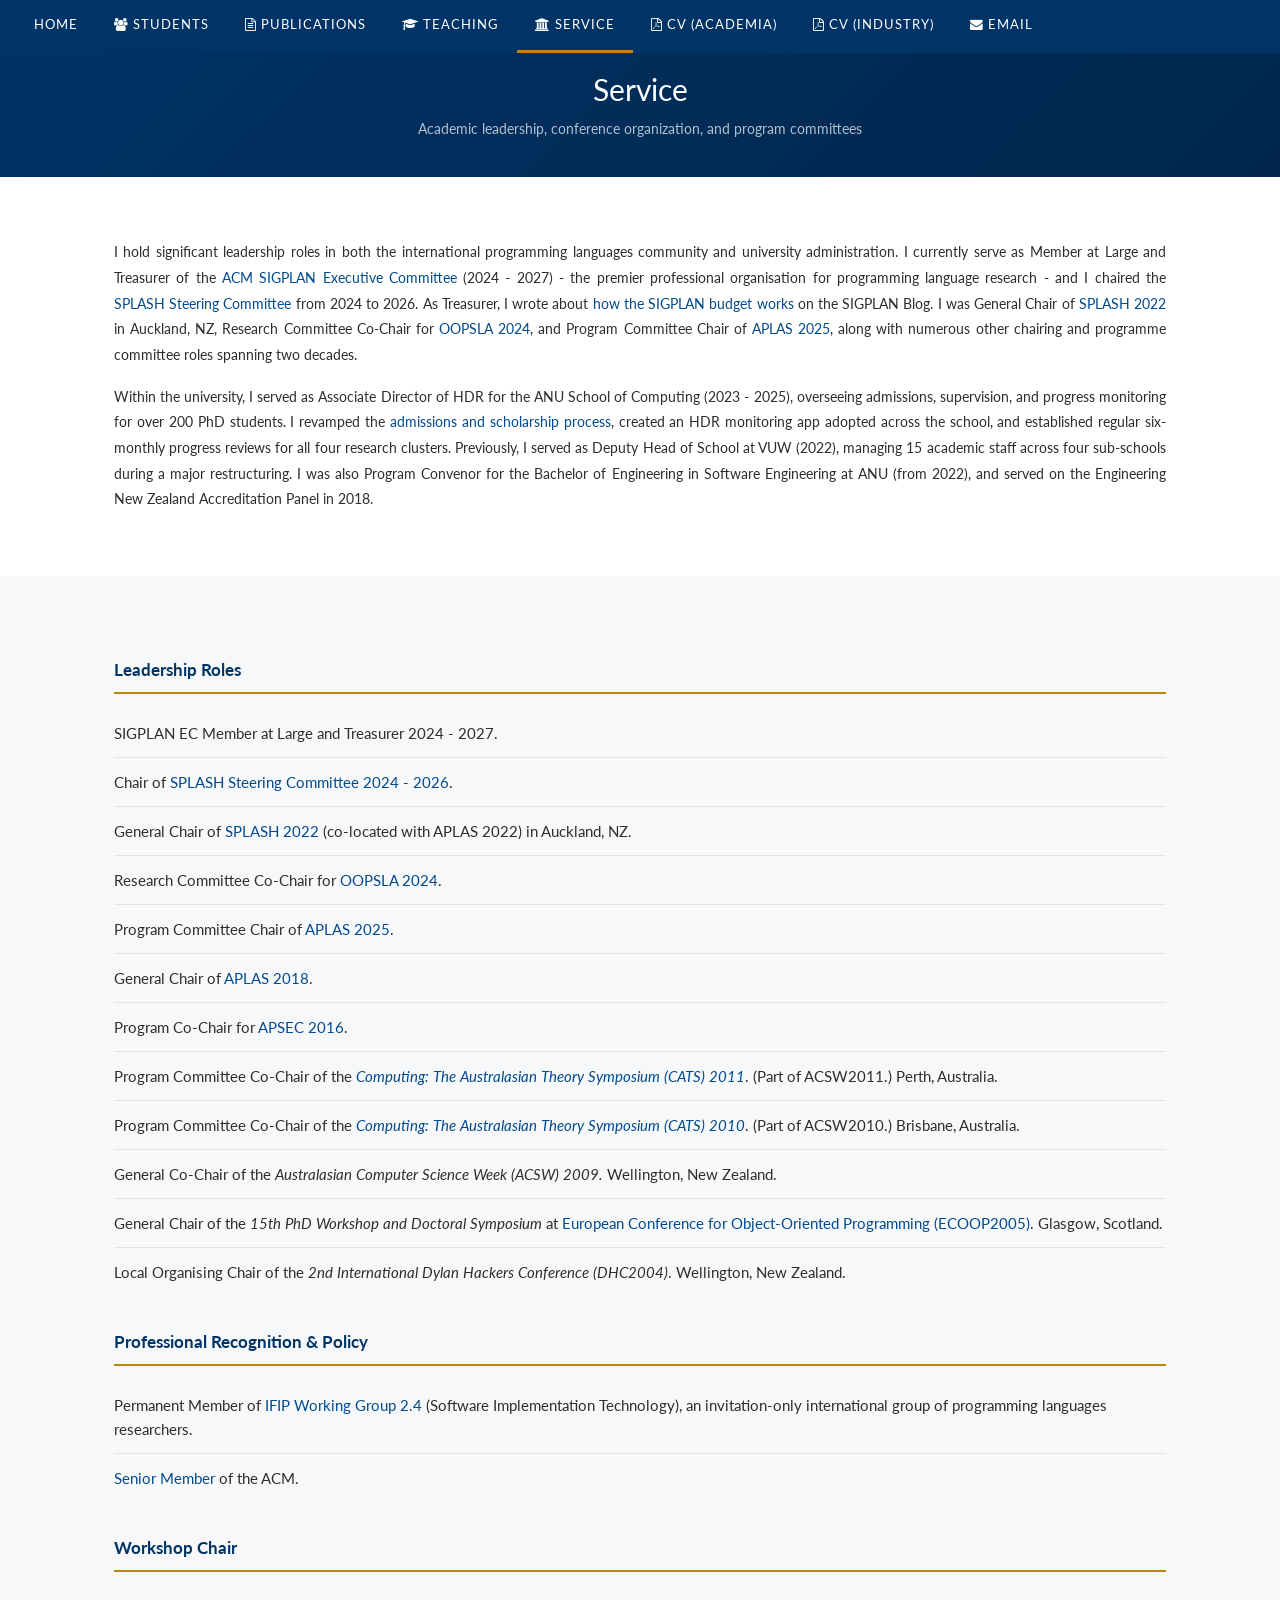
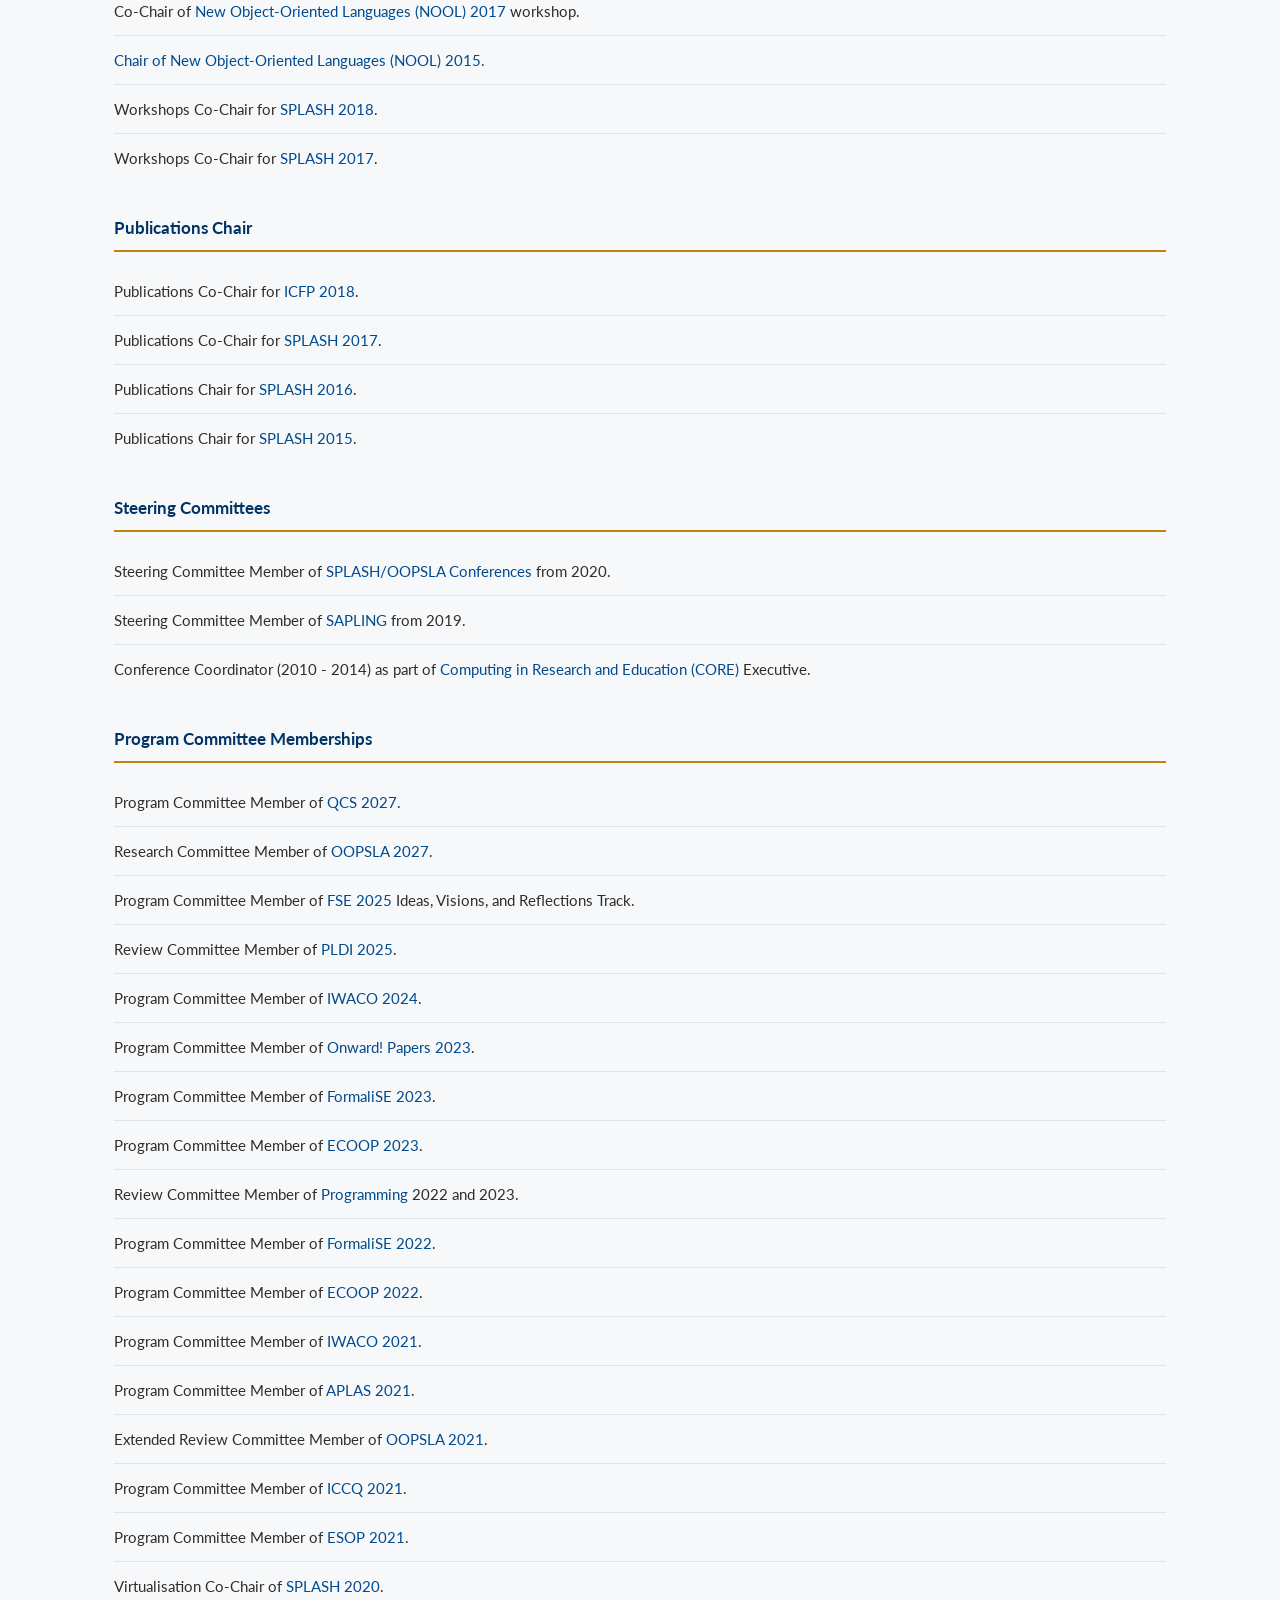
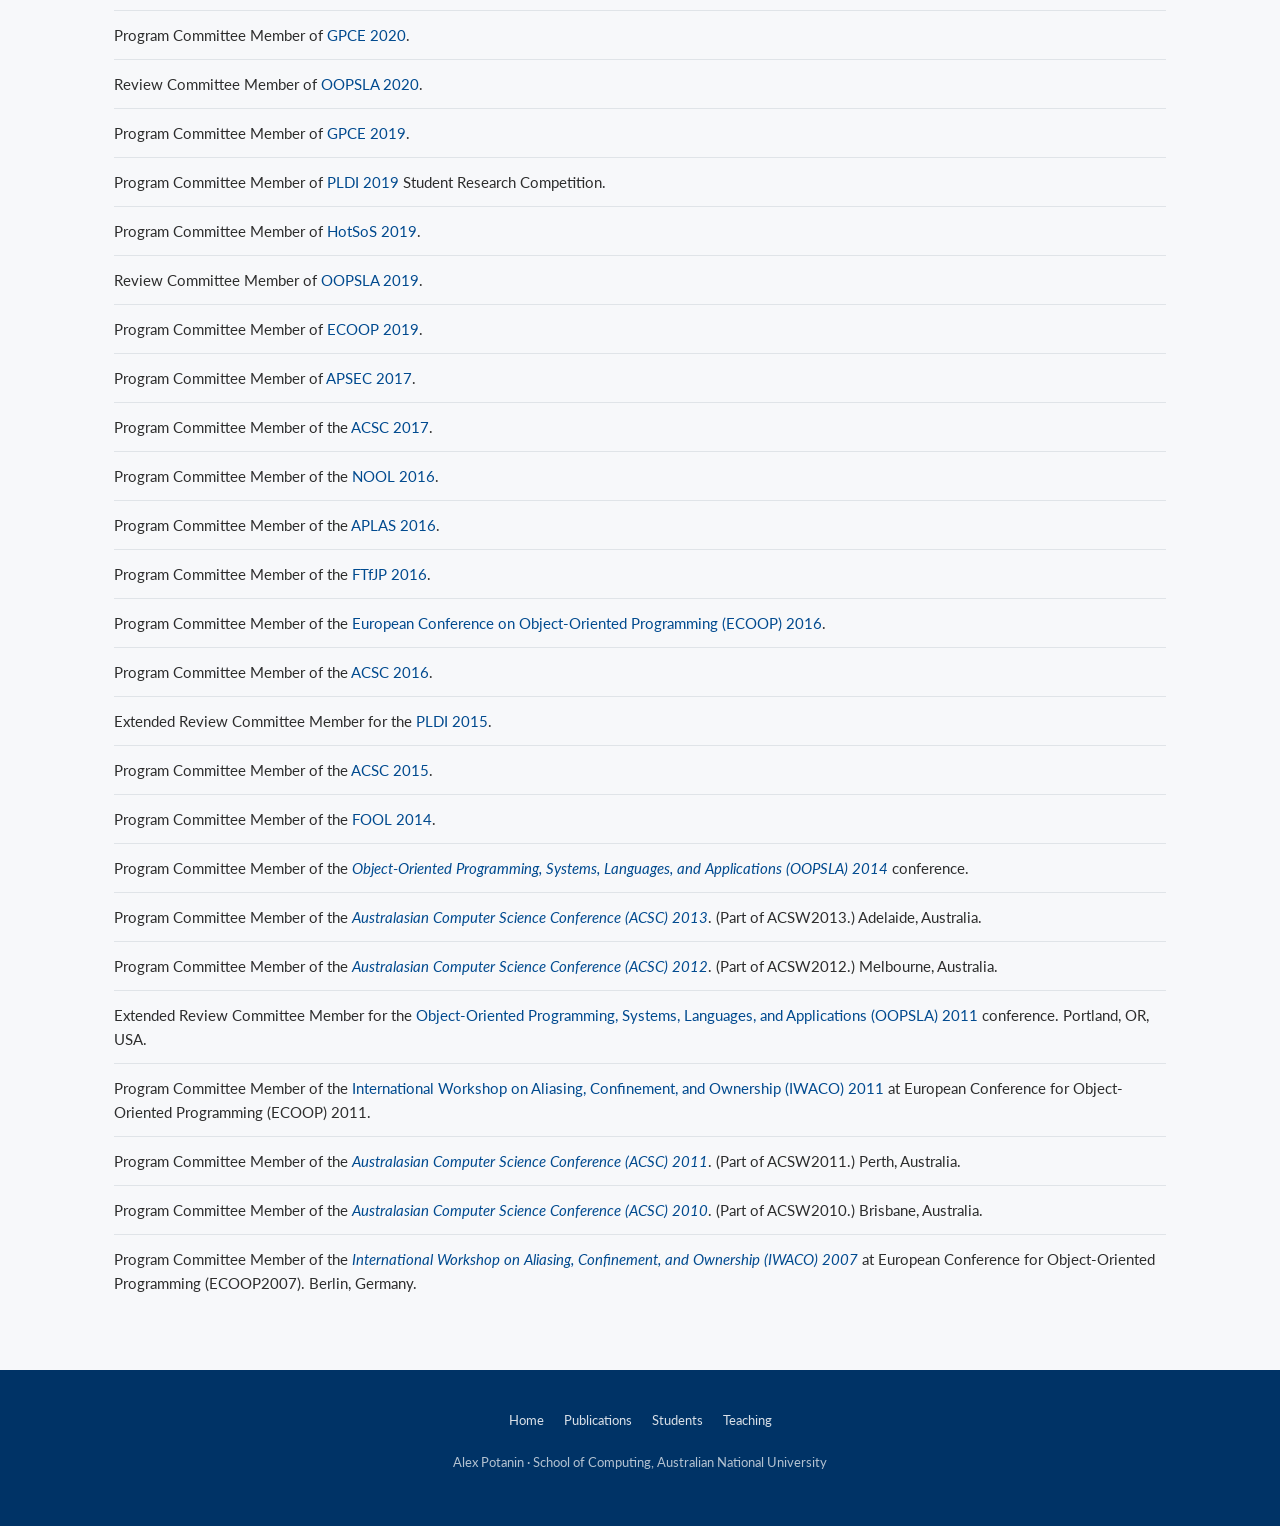
<file: committees.html>
<!DOCTYPE html>
<html lang="en">
  <head>
    <title>Service - Alex Potanin</title>
    <meta charset="UTF-8">
    <meta name="viewport" content="width=device-width, initial-scale=1">
    <meta property="og:title" content="Service - Alex Potanin">
    <meta property="og:description" content="Conference organization, program committees, and editorial work by Alex Potanin.">
    <meta property="og:image" content="https://potanin.github.io/images/og-image.png">
    <meta property="og:url" content="https://potanin.github.io/committees.html">
    <meta property="og:type" content="website">
    <meta name="twitter:card" content="summary_large_image">
    <meta name="twitter:image" content="https://potanin.github.io/images/og-image.png">
    <link rel="stylesheet" href="https://www.w3schools.com/w3css/4/w3.css">
    <link rel="stylesheet" href="https://fonts.googleapis.com/css?family=Lato:300,400,600,700&display=swap">
    <link rel="stylesheet" href="https://cdnjs.cloudflare.com/ajax/libs/font-awesome/4.7.0/css/font-awesome.min.css">
    <link rel="stylesheet" href="style.css">
  </head>
  <body>

    <!-- Navbar -->
    <div class="w3-top">
      <div class="w3-bar" id="myNavbar">
        <a class="w3-bar-item w3-button w3-hide-medium w3-hide-large w3-right"
           href="javascript:void(0);"
           onclick="toggleFunction()"
           title="Toggle Navigation Menu">
          <i class="fa fa-bars"></i>
        </a>
        <a href="./" class="w3-bar-item w3-button">HOME</a>
        <a href="./students.html" class="w3-bar-item w3-button w3-hide-small"><i class="fa fa-users"></i> STUDENTS</a>
        <a href="./publications.html" class="w3-bar-item w3-button w3-hide-small"><i class="fa fa-file-text-o"></i> PUBLICATIONS</a>
        <a href="./teaching.html" class="w3-bar-item w3-button w3-hide-small"><i class="fa fa-graduation-cap"></i> TEACHING</a>
        <a href="./committees.html" class="w3-bar-item w3-button w3-hide-small nav-active"><i class="fa fa-institution"></i> SERVICE</a>
        <a href="./files/CVAcademiaAlexPotanin.pdf" class="w3-bar-item w3-button w3-hide-small"><i class="fa fa-file-pdf-o"></i> CV (ACADEMIA)</a>
        <a href="./files/CVIndustryAlexPotanin.pdf" class="w3-bar-item w3-button w3-hide-small"><i class="fa fa-file-pdf-o"></i> CV (INDUSTRY)</a>
        <a href="mailto:alex.potanin@anu.edu.au" class="w3-bar-item w3-button w3-hide-small"><i class="fa fa-envelope"></i> EMAIL</a>
      </div>
      <div id="navDemo" class="w3-bar-block w3-hide w3-hide-large w3-hide-medium">
        <a href="./students.html" class="w3-bar-item w3-button" onclick="toggleFunction()">STUDENTS</a>
        <a href="./publications.html" class="w3-bar-item w3-button" onclick="toggleFunction()">PUBLICATIONS</a>
        <a href="./teaching.html" class="w3-bar-item w3-button" onclick="toggleFunction()">TEACHING</a>
        <a href="./committees.html" class="w3-bar-item w3-button" onclick="toggleFunction()">SERVICE</a>
        <a href="./files/CVAcademiaAlexPotanin.pdf" class="w3-bar-item w3-button" onclick="toggleFunction()">CV (ACADEMIA)</a>
        <a href="./files/CVIndustryAlexPotanin.pdf" class="w3-bar-item w3-button" onclick="toggleFunction()">CV (INDUSTRY)</a>
        <a href="mailto:alex.potanin@anu.edu.au" class="w3-bar-item w3-button" onclick="toggleFunction()">EMAIL</a>
      </div>
    </div>

    <!-- Page Header -->
    <div class="page-header">
      <div class="container">
        <h1>Service</h1>
        <p>Academic leadership, conference organization, and program committees</p>
      </div>
    </div>

    <!-- Academic Leadership -->
    <div class="section">
      <div class="container">
        <div class="bio-text" style="max-width: none; text-align: justify;">
          <p>I hold significant leadership roles in both the international programming languages community and university administration. I currently serve as Member at Large and Treasurer of the <a href="https://www.sigplan.org/">ACM SIGPLAN Executive Committee</a> (2024 - 2027) - the premier professional organisation for programming language research - and I chaired the <a href="https://www.sigplan.org/Conferences/SPLASH/">SPLASH Steering Committee</a> from 2024 to 2026. As Treasurer, I wrote about <a href="https://blog.sigplan.org/2026/07/20/sigplan-budget/">how the SIGPLAN budget works</a> on the SIGPLAN Blog. I was General Chair of <a href="https://conf.researchr.org/home/splash-2022">SPLASH 2022</a> in Auckland, NZ, Research Committee Co-Chair for <a href="https://conf.researchr.org/track/splash-2024/splash-2024-oopsla">OOPSLA 2024</a>, and Program Committee Chair of <a href="https://conf.researchr.org/home/aplas-2025">APLAS 2025</a>, along with numerous other chairing and programme committee roles spanning two decades.</p>

          <p>Within the university, I served as Associate Director of HDR for the ANU School of Computing (2023 - 2025), overseeing admissions, supervision, and progress monitoring for over 200 PhD students. I revamped the <a href="https://comp.anu.edu.au/study/research/">admissions and scholarship process</a>, created an HDR monitoring app adopted across the school, and established regular six-monthly progress reviews for all four research clusters. Previously, I served as Deputy Head of School at VUW (2022), managing 15 academic staff across four sub-schools during a major restructuring. I was also Program Convenor for the Bachelor of Engineering in Software Engineering at ANU (from 2022), and served on the Engineering New Zealand Accreditation Panel in 2018.</p>
        </div>
      </div>
    </div>

    <!-- Service Roles -->
    <div class="section section-alt">
      <div class="container">

        <div class="list-group-title">Leadership Roles</div>
        <ul class="styled-list">
          <li>SIGPLAN EC Member at Large and Treasurer 2024 - 2027.</li>
          <li>Chair of <a href="https://www.sigplan.org/Conferences/SPLASH/">SPLASH Steering Committee 2024 - 2026</a>.</li>
          <li>General Chair of <a href="https://conf.researchr.org/home/splash-2022">SPLASH 2022</a> (co-located with APLAS 2022) in Auckland, NZ.</li>
          <li>Research Committee Co-Chair for <a href="https://conf.researchr.org/track/splash-2024/splash-2024-oopsla">OOPSLA 2024</a>.</li>
          <li>Program Committee Chair of <a href="https://conf.researchr.org/home/aplas-2025">APLAS 2025</a>.</li>
          <li>General Chair of <a href="https://dblp.org/db/conf/aplas/aplas2018.html">APLAS 2018</a>.</li>
          <li>Program Co-Chair for <a href="https://dblp.org/db/conf/apsec/apsec2016.html">APSEC 2016</a>.</li>
          <li>Program Committee Co-Chair of the <i><a href="https://dblp.org/db/conf/cats/cats2011.html">Computing: The Australasian Theory Symposium (CATS) 2011</a></i>. (Part of ACSW2011.) Perth, Australia.</li>
          <li>Program Committee Co-Chair of the <i><a href="https://dblp.org/db/conf/cats/cats2010.html">Computing: The Australasian Theory Symposium (CATS) 2010</a></i>. (Part of ACSW2010.) Brisbane, Australia.</li>
          <li>General Co-Chair of the <i>Australasian Computer Science Week (ACSW) 2009.</i> Wellington, New Zealand.</li>
          <li>General Chair of the <i>15th PhD Workshop and Doctoral Symposium</i> at <a href="https://dblp.org/db/conf/ecoop/ecoop2005.html">European Conference for Object-Oriented Programming (ECOOP2005)</a>. Glasgow, Scotland.</li>
          <li>Local Organising Chair of the <i>2nd International Dylan Hackers Conference (DHC2004)</i>. Wellington, New Zealand.</li>
        </ul>

        <div class="list-group-title">Professional Recognition &amp; Policy</div>
        <ul class="styled-list">
          <li>Permanent Member of <a href="https://www.ifip-wg24.org/members">IFIP Working Group 2.4</a> (Software Implementation Technology), an invitation-only international group of programming languages researchers.</li>
          <li><a href="https://awards.acm.org/senior-members/award-recipients">Senior Member</a> of the ACM.</li>
        </ul>

        <div class="list-group-title">Workshop Chair</div>
        <ul class="styled-list">
          <li>Co-Chair of <a href="https://2017.splashcon.org/track/nool-2017">New Object-Oriented Languages (NOOL) 2017</a> workshop.</li>
          <li><a href="http://2015.splashcon.org/track/nool2015">Chair of New Object-Oriented Languages (NOOL) 2015.</a></li>
          <li>Workshops Co-Chair for <a href="http://2018.splashcon.org/">SPLASH 2018</a>.</li>
          <li>Workshops Co-Chair for <a href="http://2017.splashcon.org/">SPLASH 2017</a>.</li>
        </ul>

        <div class="list-group-title">Publications Chair</div>
        <ul class="styled-list">
          <li>Publications Co-Chair for <a href="https://conf.researchr.org/home/icfp-2018">ICFP 2018</a>.</li>
          <li>Publications Co-Chair for <a href="http://2017.splashcon.org/">SPLASH 2017</a>.</li>
          <li>Publications Chair for <a href="http://2016.splashcon.org">SPLASH 2016</a>.</li>
          <li>Publications Chair for <a href="http://2015.splashcon.org/">SPLASH 2015</a>.</li>
        </ul>

        <div class="list-group-title">Steering Committees</div>
        <ul class="styled-list">
          <li>Steering Committee Member of <a href="https://www.sigplan.org/Conferences/SPLASH/">SPLASH/OOPSLA Conferences</a> from 2020.</li>
          <li>Steering Committee Member of <a href="https://comp.anu.edu.au/sapling/index.html">SAPLING</a> from 2019.</li>
          <li>Conference Coordinator (2010 - 2014) as part of <a href="http://www.core.edu.au/">Computing in Research and Education (CORE)</a> Executive.</li>
        </ul>

        <div class="list-group-title">Program Committee Memberships</div>
        <ul class="styled-list">
          <li>Program Committee Member of <a href="https://sites.google.com/view/qcs2027/">QCS 2027</a>.</li>
          <li>Research Committee Member of <a href="https://2027.splashcon.org/">OOPSLA 2027</a>.</li>
          <li>Program Committee Member of <a href="https://conf.researchr.org/home/fse-2025">FSE 2025</a> Ideas, Visions, and Reflections Track.</li>
          <li>Review Committee Member of <a href="https://pldi25.sigplan.org/">PLDI 2025</a>.</li>
          <li>Program Committee Member of <a href="https://2024.ecoop.org/home/iwaco-2024">IWACO 2024</a>.</li>
          <li>Program Committee Member of <a href="https://2023.splashcon.org/track/splash-2023-Onward-papers">Onward! Papers 2023</a>.</li>
          <li>Program Committee Member of <a href="https://conf.researchr.org/home/formalise-2023">FormaliSE 2023</a>.</li>
          <li>Program Committee Member of <a href="https://2023.ecoop.org/">ECOOP 2023</a>.</li>
          <li>Review Committee Member of <a href="https://programming-journal.org/">Programming</a> 2022 and 2023.</li>
          <li>Program Committee Member of <a href="https://conf.researchr.org/home/formalise-2022">FormaliSE 2022</a>.</li>
          <li>Program Committee Member of <a href="https://2022.ecoop.org/">ECOOP 2022</a>.</li>
          <li>Program Committee Member of <a href="https://2021.ecoop.org/home/iwaco-2021">IWACO 2021</a>.</li>
          <li>Program Committee Member of <a href="https://conf.researchr.org/home/aplas-2021">APLAS 2021</a>.</li>
          <li>Extended Review Committee Member of <a href="https://2021.splashcon.org/track/splash-2021-oopsla">OOPSLA 2021</a>.</li>
          <li>Program Committee Member of <a href="https://www.iccq.ru/">ICCQ 2021</a>.</li>
          <li>Program Committee Member of <a href="https://dblp.org/db/conf/esop/esop2021.html">ESOP 2021</a>.</li>
          <li>Virtualisation Co-Chair of <a href="https://conf.researchr.org/home/splash-2020">SPLASH 2020</a>.</li>
          <li>Program Committee Member of <a href="https://conf.researchr.org/home/gpce-2020">GPCE 2020</a>.</li>
          <li>Review Committee Member of <a href="https://2020.splashcon.org/track/splash-2020-oopsla">OOPSLA 2020</a>.</li>
          <li>Program Committee Member of <a href="https://conf.researchr.org/home/gpce-2019">GPCE 2019</a>.</li>
          <li>Program Committee Member of <a href="https://pldi19.sigplan.org/">PLDI 2019</a> Student Research Competition.</li>
          <li>Program Committee Member of <a href="https://cps-vo.org/group/hotsos">HotSoS 2019</a>.</li>
          <li>Review Committee Member of <a href="https://conf.researchr.org/home/splash-2019">OOPSLA 2019</a>.</li>
          <li>Program Committee Member of <a href="https://2019.ecoop.org/home">ECOOP 2019</a>.</li>
          <li>Program Committee Member of <a href="https://dblp.org/db/conf/apsec/apsec2017.html">APSEC 2017</a>.</li>
          <li>Program Committee Member of the <a href="https://dblp.org/db/conf/acsc/acsc2017.html">ACSC 2017</a>.</li>
          <li>Program Committee Member of the <a href="http://2016.splashcon.org/track/nool2016#About">NOOL 2016</a>.</li>
          <li>Program Committee Member of the <a href="http://soict.hust.edu.vn/~aplas2016/">APLAS 2016</a>.</li>
          <li>Program Committee Member of the <a href="http://2016.ecoop.org/track/FTfJP-2016">FTfJP 2016</a>.</li>
          <li>Program Committee Member of the <a href="https://2016.ecoop.org/">European Conference on Object-Oriented Programming (ECOOP) 2016</a>.</li>
          <li>Program Committee Member of the <a href="https://dblp.org/db/conf/acsc/acsc2016.html">ACSC 2016</a>.</li>
          <li>Extended Review Committee Member for the <a href="https://dblp.org/db/conf/pldi/pldi2015.html">PLDI 2015</a>.</li>
          <li>Program Committee Member of the <a href="https://dblp.org/db/conf/acsc/acsc2015.html">ACSC 2015</a>.</li>
          <li>Program Committee Member of the <a href="https://dblp.org/db/conf/fool/fool2014.html">FOOL 2014</a>.</li>
          <li>Program Committee Member of the <i><a href="http://splashcon.org/2014/oopsla.html">Object-Oriented Programming, Systems, Languages, and Applications (OOPSLA) 2014</a></i> conference.</li>
          <li>Program Committee Member of the <i><a href="https://dblp.org/db/conf/acsc/acsc2013.html">Australasian Computer Science Conference (ACSC) 2013</a></i>. (Part of ACSW2013.) Adelaide, Australia.</li>
          <li>Program Committee Member of the <i><a href="https://dblp.org/db/conf/acsc/acsc2012.html">Australasian Computer Science Conference (ACSC) 2012</a></i>. (Part of ACSW2012.) Melbourne, Australia.</li>
          <li>Extended Review Committee Member for the <a href="https://2011.splashcon.org/">Object-Oriented Programming, Systems, Languages, and Applications (OOPSLA) 2011</a> conference. Portland, OR, USA.</li>
          <li>Program Committee Member of the <a href="https://dblp.org/db/conf/iwaco/iwaco2011.html">International Workshop on Aliasing, Confinement, and Ownership (IWACO) 2011</a> at European Conference for Object-Oriented Programming (ECOOP) 2011.</li>
          <li>Program Committee Member of the <i><a href="https://dblp.org/db/conf/acsc/acsc2011.html">Australasian Computer Science Conference (ACSC) 2011</a></i>. (Part of ACSW2011.) Perth, Australia.</li>
          <li>Program Committee Member of the <i><a href="https://dblp.org/db/conf/acsc/acsc2010.html">Australasian Computer Science Conference (ACSC) 2010</a></i>. (Part of ACSW2010.) Brisbane, Australia.</li>
          <li>Program Committee Member of the <i><a href="http://people.dsv.su.se/~tobias/iwaco2007.html">International Workshop on Aliasing, Confinement, and Ownership (IWACO) 2007</a></i> at European Conference for Object-Oriented Programming (ECOOP2007). Berlin, Germany.</li>
        </ul>

      </div>
    </div>

    <!-- Footer -->
    <footer class="site-footer">
      <div class="container">
        <div class="footer-links">
          <a href="./">Home</a>
          <a href="./publications.html">Publications</a>
          <a href="./students.html">Students</a>
          <a href="./teaching.html">Teaching</a>
        </div>
        <p>Alex Potanin &middot; School of Computing, Australian National University</p>
      </div>
    </footer>

    <script>
      window.onscroll = function() {myFunction()};
      function myFunction() {
        var navbar = document.getElementById("myNavbar");
        if (document.body.scrollTop > 10 || document.documentElement.scrollTop > 10) {
          navbar.classList.add("scrolled");
        } else {
          navbar.classList.remove("scrolled");
        }
      }

      function toggleFunction() {
        var x = document.getElementById("navDemo");
        if (x.className.indexOf("w3-show") == -1) {
          x.className += " w3-show";
        } else {
          x.className = x.className.replace(" w3-show", "");
        }
      }
    </script>

  </body>
</html>
</file>
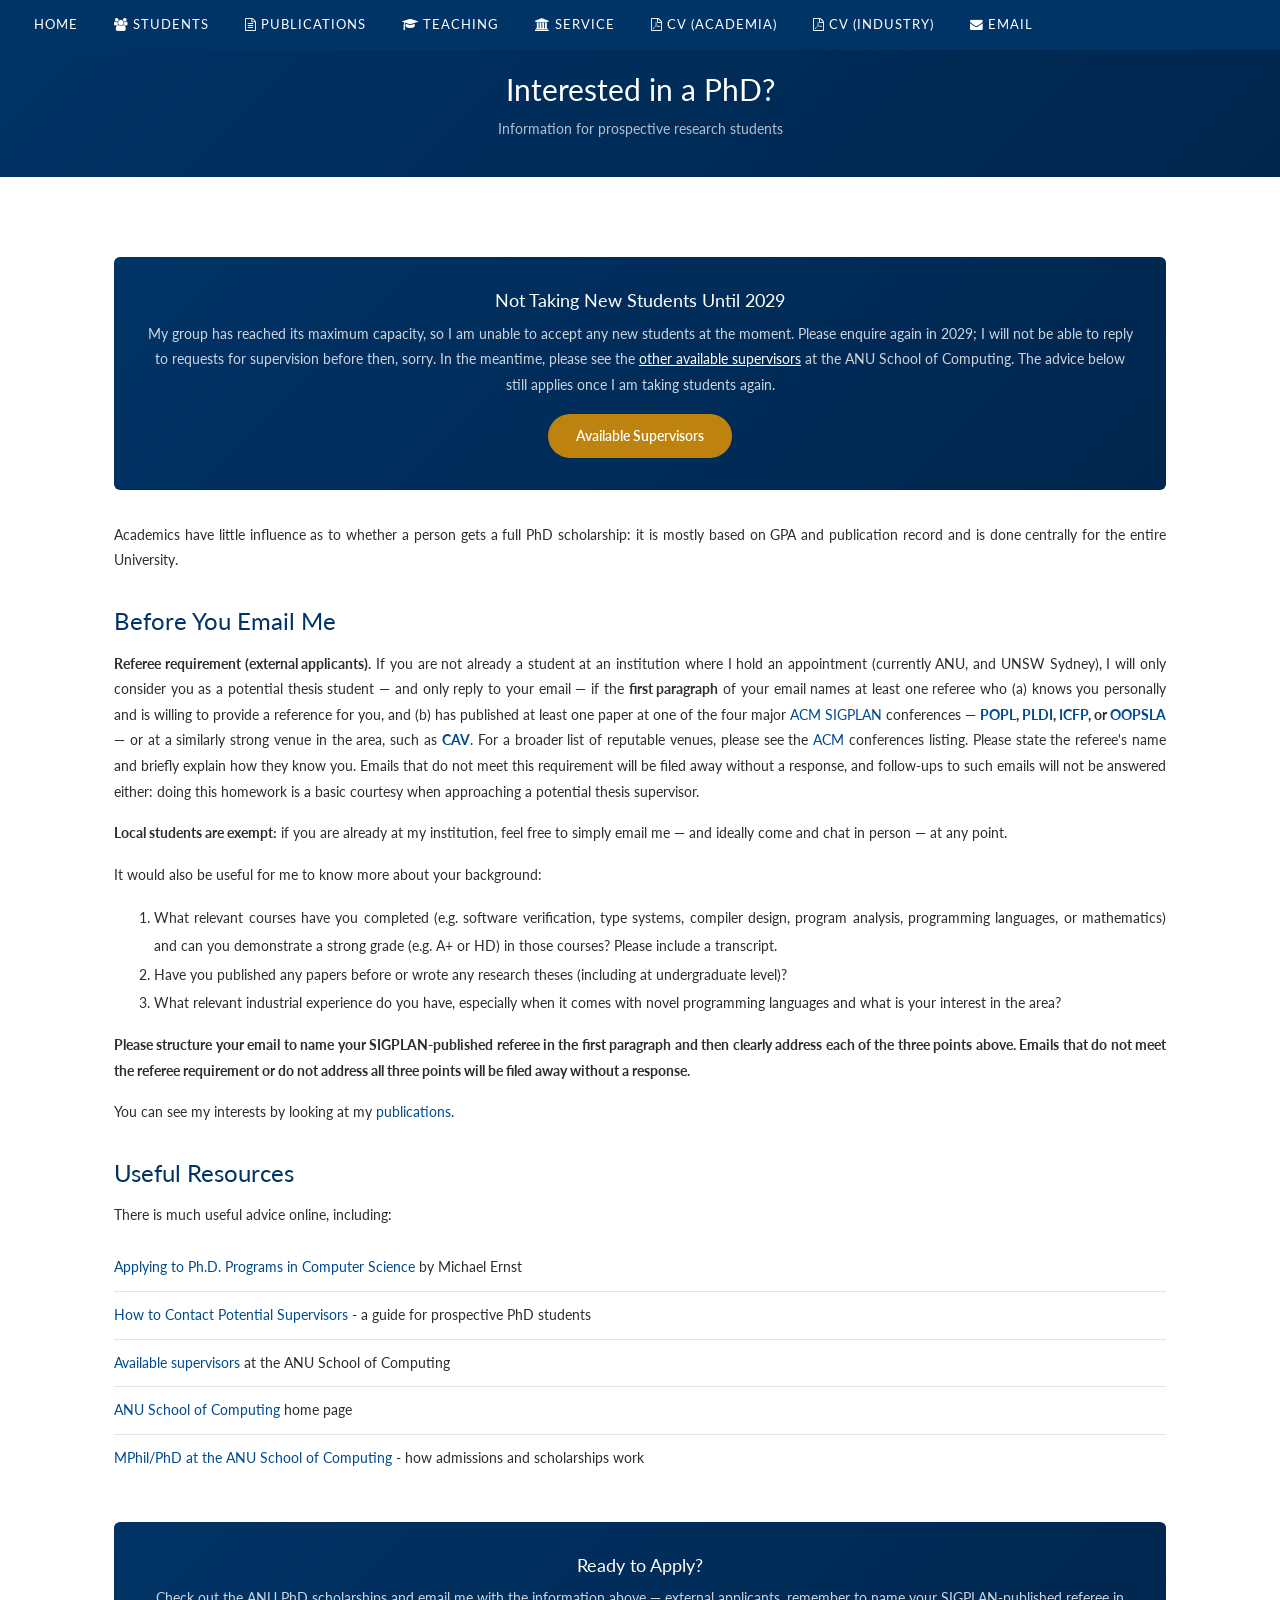
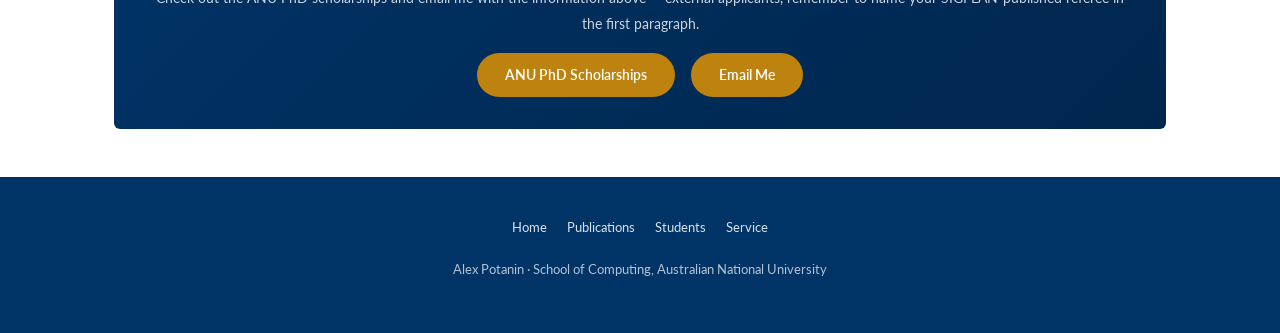
<file: phd.html>
<!DOCTYPE html>
<html lang="en">
  <head>
    <title>PhD Applications - Alex Potanin</title>
    <meta charset="UTF-8">
    <meta name="viewport" content="width=device-width, initial-scale=1">
    <meta property="og:title" content="PhD Applications - Alex Potanin">
    <meta property="og:description" content="Information for prospective PhD students interested in programming language research at ANU.">
    <meta property="og:image" content="https://potanin.github.io/images/og-image.png">
    <meta property="og:url" content="https://potanin.github.io/phd.html">
    <meta property="og:type" content="website">
    <meta name="twitter:card" content="summary_large_image">
    <meta name="twitter:image" content="https://potanin.github.io/images/og-image.png">
    <link rel="stylesheet" href="https://www.w3schools.com/w3css/4/w3.css">
    <link rel="stylesheet" href="https://fonts.googleapis.com/css?family=Lato:300,400,600,700&display=swap">
    <link rel="stylesheet" href="https://cdnjs.cloudflare.com/ajax/libs/font-awesome/4.7.0/css/font-awesome.min.css">
    <link rel="stylesheet" href="style.css">
  </head>
  <body>

    <!-- Navbar -->
    <div class="w3-top">
      <div class="w3-bar" id="myNavbar">
        <a class="w3-bar-item w3-button w3-hide-medium w3-hide-large w3-right"
           href="javascript:void(0);"
           onclick="toggleFunction()"
           title="Toggle Navigation Menu">
          <i class="fa fa-bars"></i>
        </a>
        <a href="./" class="w3-bar-item w3-button">HOME</a>
        <a href="./students.html" class="w3-bar-item w3-button w3-hide-small"><i class="fa fa-users"></i> STUDENTS</a>
        <a href="./publications.html" class="w3-bar-item w3-button w3-hide-small"><i class="fa fa-file-text-o"></i> PUBLICATIONS</a>
        <a href="./teaching.html" class="w3-bar-item w3-button w3-hide-small"><i class="fa fa-graduation-cap"></i> TEACHING</a>
        <a href="./committees.html" class="w3-bar-item w3-button w3-hide-small"><i class="fa fa-institution"></i> SERVICE</a>
        <a href="./files/CVAcademiaAlexPotanin.pdf" class="w3-bar-item w3-button w3-hide-small"><i class="fa fa-file-pdf-o"></i> CV (ACADEMIA)</a>
        <a href="./files/CVIndustryAlexPotanin.pdf" class="w3-bar-item w3-button w3-hide-small"><i class="fa fa-file-pdf-o"></i> CV (INDUSTRY)</a>
        <a href="mailto:alex.potanin@anu.edu.au" class="w3-bar-item w3-button w3-hide-small"><i class="fa fa-envelope"></i> EMAIL</a>
      </div>
      <div id="navDemo" class="w3-bar-block w3-hide w3-hide-large w3-hide-medium">
        <a href="./students.html" class="w3-bar-item w3-button" onclick="toggleFunction()">STUDENTS</a>
        <a href="./publications.html" class="w3-bar-item w3-button" onclick="toggleFunction()">PUBLICATIONS</a>
        <a href="./teaching.html" class="w3-bar-item w3-button" onclick="toggleFunction()">TEACHING</a>
        <a href="./committees.html" class="w3-bar-item w3-button" onclick="toggleFunction()">SERVICE</a>
        <a href="./files/CVAcademiaAlexPotanin.pdf" class="w3-bar-item w3-button" onclick="toggleFunction()">CV (ACADEMIA)</a>
        <a href="./files/CVIndustryAlexPotanin.pdf" class="w3-bar-item w3-button" onclick="toggleFunction()">CV (INDUSTRY)</a>
        <a href="mailto:alex.potanin@anu.edu.au" class="w3-bar-item w3-button" onclick="toggleFunction()">EMAIL</a>
      </div>
    </div>

    <!-- Page Header -->
    <div class="page-header">
      <div class="container">
        <h1>Interested in a PhD?</h1>
        <p>Information for prospective research students</p>
      </div>
    </div>

    <!-- Content -->
    <div class="section">
      <div class="container">
        <div class="bio-text" style="max-width: none; text-align: justify;">

          <div class="cta-box" style="margin-bottom: 32px;">
            <h3>Not Taking New Students Until 2029</h3>
            <p>My group has reached its maximum capacity, so I am unable to accept any new students at the moment. Please enquire again in 2029; I will not be able to reply to requests for supervision before then, sorry. In the meantime, please see the <a href="https://comp.anu.edu.au/study/research/available-supervisors/">other available supervisors</a> at the ANU School of Computing. The advice below still applies once I am taking students again.</p>
            <a href="https://comp.anu.edu.au/study/research/available-supervisors/" class="cta-btn">Available Supervisors</a>
          </div>

          <p>Academics have little influence as to whether a person gets a full
            PhD scholarship: it is mostly based on GPA and publication record and
            is done centrally for the entire University.</p>

          <h3 style="margin-top: 32px;">Before You Email Me</h3>

          <p><strong>Referee requirement (external applicants).</strong> If you are
            not already a student at an institution where I hold an appointment
            (currently ANU, and UNSW Sydney), I will only consider you as a potential
            thesis student &mdash; and only reply to your email &mdash; if the
            <strong>first paragraph</strong> of your email names at least one referee
            who (a) knows you personally and is willing to provide a reference for
            you, and (b) has published at least one paper at one of the four major
            <a href="https://www.acm.org/">ACM</a> <a href="https://www.sigplan.org/">SIGPLAN</a> conferences &mdash;
            <strong><a href="https://www.sigplan.org/Conferences/POPL/">POPL</a>,
            <a href="https://www.sigplan.org/Conferences/PLDI/">PLDI</a>,
            <a href="https://www.sigplan.org/Conferences/ICFP/">ICFP</a>, or
            <a href="https://www.sigplan.org/Conferences/OOPSLA/">OOPSLA</a></strong> &mdash;
            or at a similarly strong venue in the area, such as
            <strong><a href="https://i-cav.org/">CAV</a></strong>. For a broader
            list of reputable venues, please see the
            <a href="https://www.acm.org/conferences">ACM</a> conferences listing.
            Please state the referee's name and briefly explain how they know you.
            Emails that do not meet this requirement will be filed away without a
            response, and follow-ups to such emails will not be answered either:
            doing this homework is a basic courtesy when approaching a potential
            thesis supervisor.</p>

          <p><strong>Local students are exempt:</strong> if you are already at my
            institution, feel free to simply email me &mdash; and ideally come and
            chat in person &mdash; at any point.</p>

          <p>It would also be useful for me to know more about your background:</p>

          <ol style="line-height: 2;">
            <li>What relevant courses have you completed (e.g. software verification,
              type systems, compiler design, program analysis, programming languages,
              or mathematics) and can you demonstrate a strong grade (e.g. A+ or HD)
              in those courses? Please include a transcript.</li>
            <li>Have you published any papers before or wrote any research
              theses (including at undergraduate level)?</li>
            <li>What relevant industrial experience do you have, especially when
              it comes with novel programming languages and what is your interest
              in the area?</li>
          </ol>

          <p><strong>Please structure your email to name your SIGPLAN-published referee in the first paragraph and then clearly address each of the three points above. Emails that do not meet the referee requirement or do not address all three points will be filed away without a response.</strong></p>

          <p>You can see my interests by looking at my <a href="./publications.html">publications</a>.</p>

          <h3 style="margin-top: 32px;">Useful Resources</h3>

          <p>There is much useful advice online, including:</p>
          <ul class="styled-list">
            <li><a href="https://homes.cs.washington.edu/~mernst/advice/apply-grad-school.html">Applying to Ph.D. Programs in Computer Science</a> by Michael Ernst</li>
            <li><a href="https://uvasrg.github.io/prospective/">How to Contact Potential Supervisors</a> - a guide for prospective PhD students</li>
            <li><a href="https://comp.anu.edu.au/study/research/available-supervisors/">Available supervisors</a> at the ANU School of Computing</li>
            <li><a href="https://comp.anu.edu.au/">ANU School of Computing</a> home page</li>
            <li><a href="https://comp.anu.edu.au/study/research/">MPhil/PhD at the ANU School of Computing</a> - how admissions and scholarships work</li>
          </ul>

          <div class="cta-box" style="margin-top: 40px;">
            <h3>Ready to Apply?</h3>
            <p>Check out the ANU PhD scholarships and email me with the information above &mdash; external applicants, remember to name your SIGPLAN-published referee in the first paragraph.</p>
            <a href="https://www.anu.edu.au/study/scholarships/find-a-scholarship/anu-phd-scholarships" class="cta-btn">ANU PhD Scholarships</a>
            <a href="mailto:alex.potanin@anu.edu.au" class="cta-btn">Email Me</a>
          </div>

        </div>
      </div>
    </div>

    <!-- Footer -->
    <footer class="site-footer">
      <div class="container">
        <div class="footer-links">
          <a href="./">Home</a>
          <a href="./publications.html">Publications</a>
          <a href="./students.html">Students</a>
          <a href="./committees.html">Service</a>
        </div>
        <p>Alex Potanin &middot; School of Computing, Australian National University</p>
      </div>
    </footer>

    <script>
      window.onscroll = function() {myFunction()};
      function myFunction() {
        var navbar = document.getElementById("myNavbar");
        if (document.body.scrollTop > 10 || document.documentElement.scrollTop > 10) {
          navbar.classList.add("scrolled");
        } else {
          navbar.classList.remove("scrolled");
        }
      }

      function toggleFunction() {
        var x = document.getElementById("navDemo");
        if (x.className.indexOf("w3-show") == -1) {
          x.className += " w3-show";
        } else {
          x.className = x.className.replace(" w3-show", "");
        }
      }
    </script>

  </body>
</html>
</file>
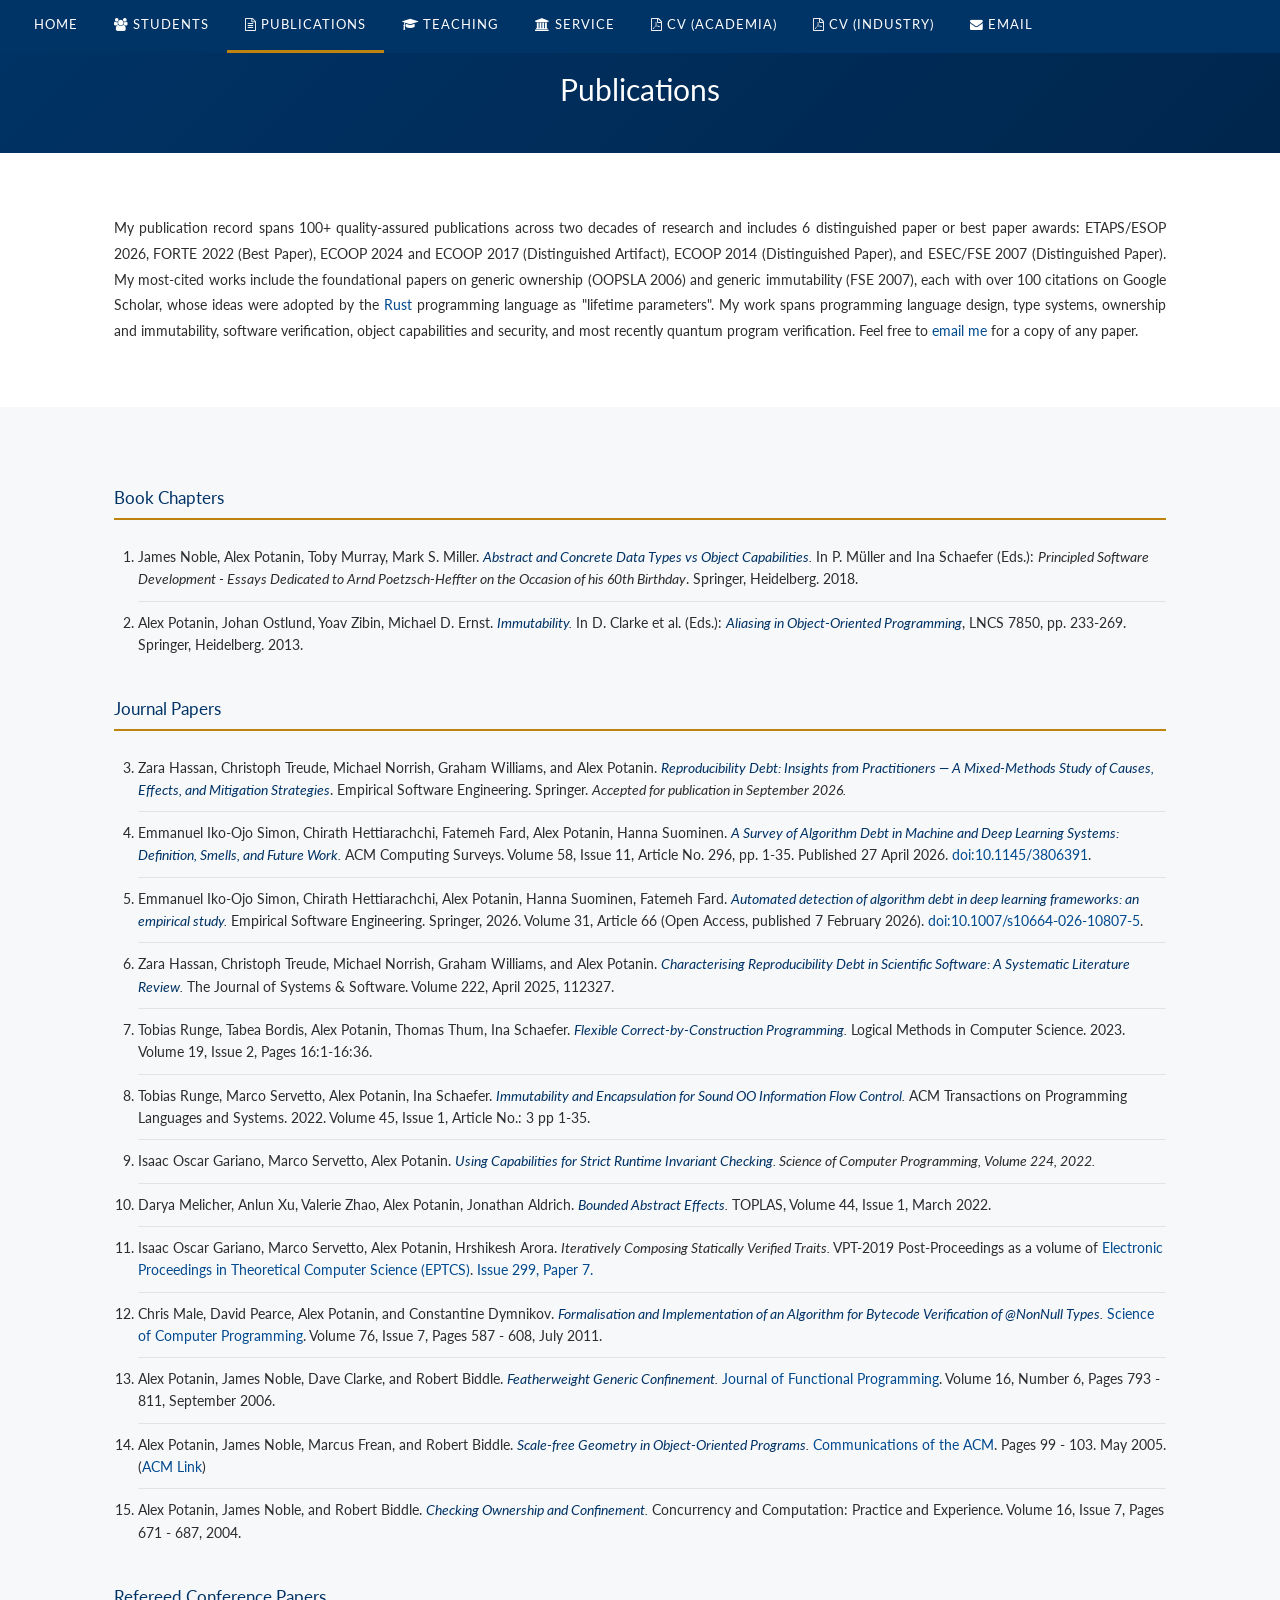
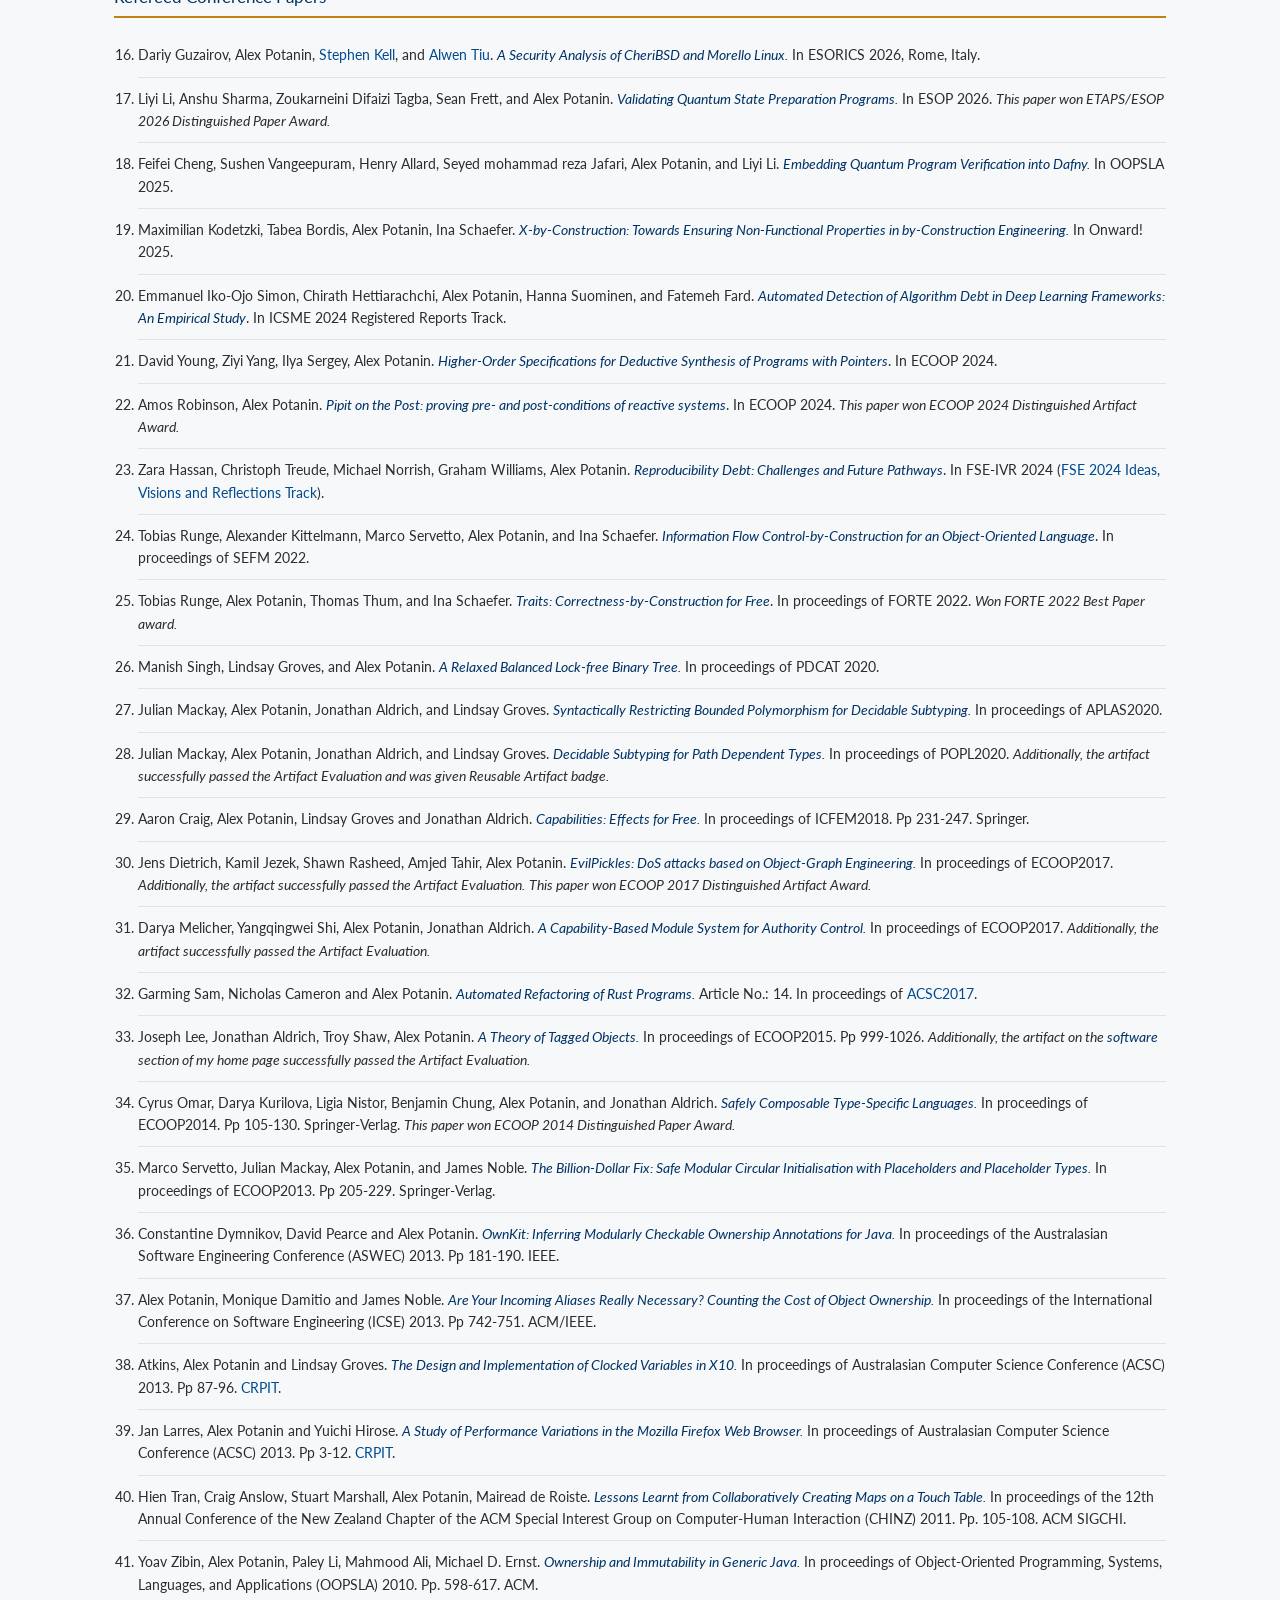
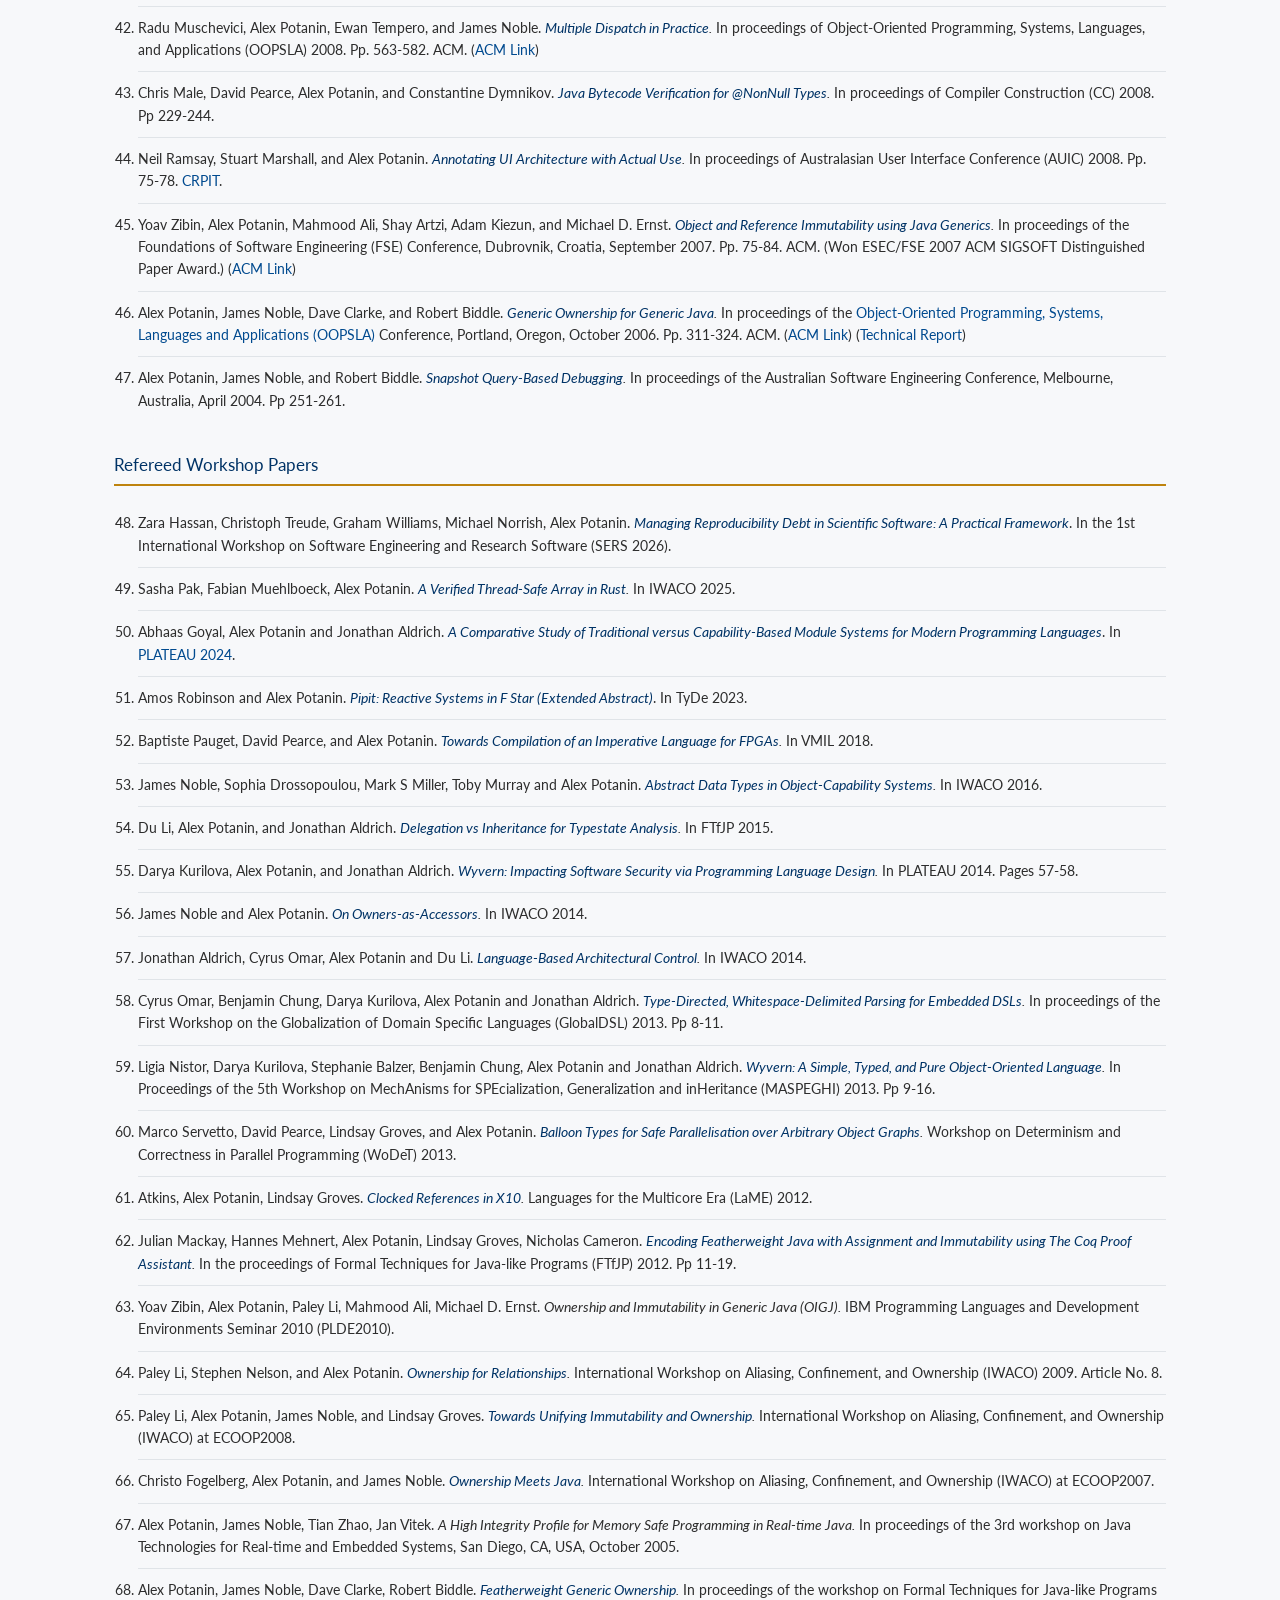
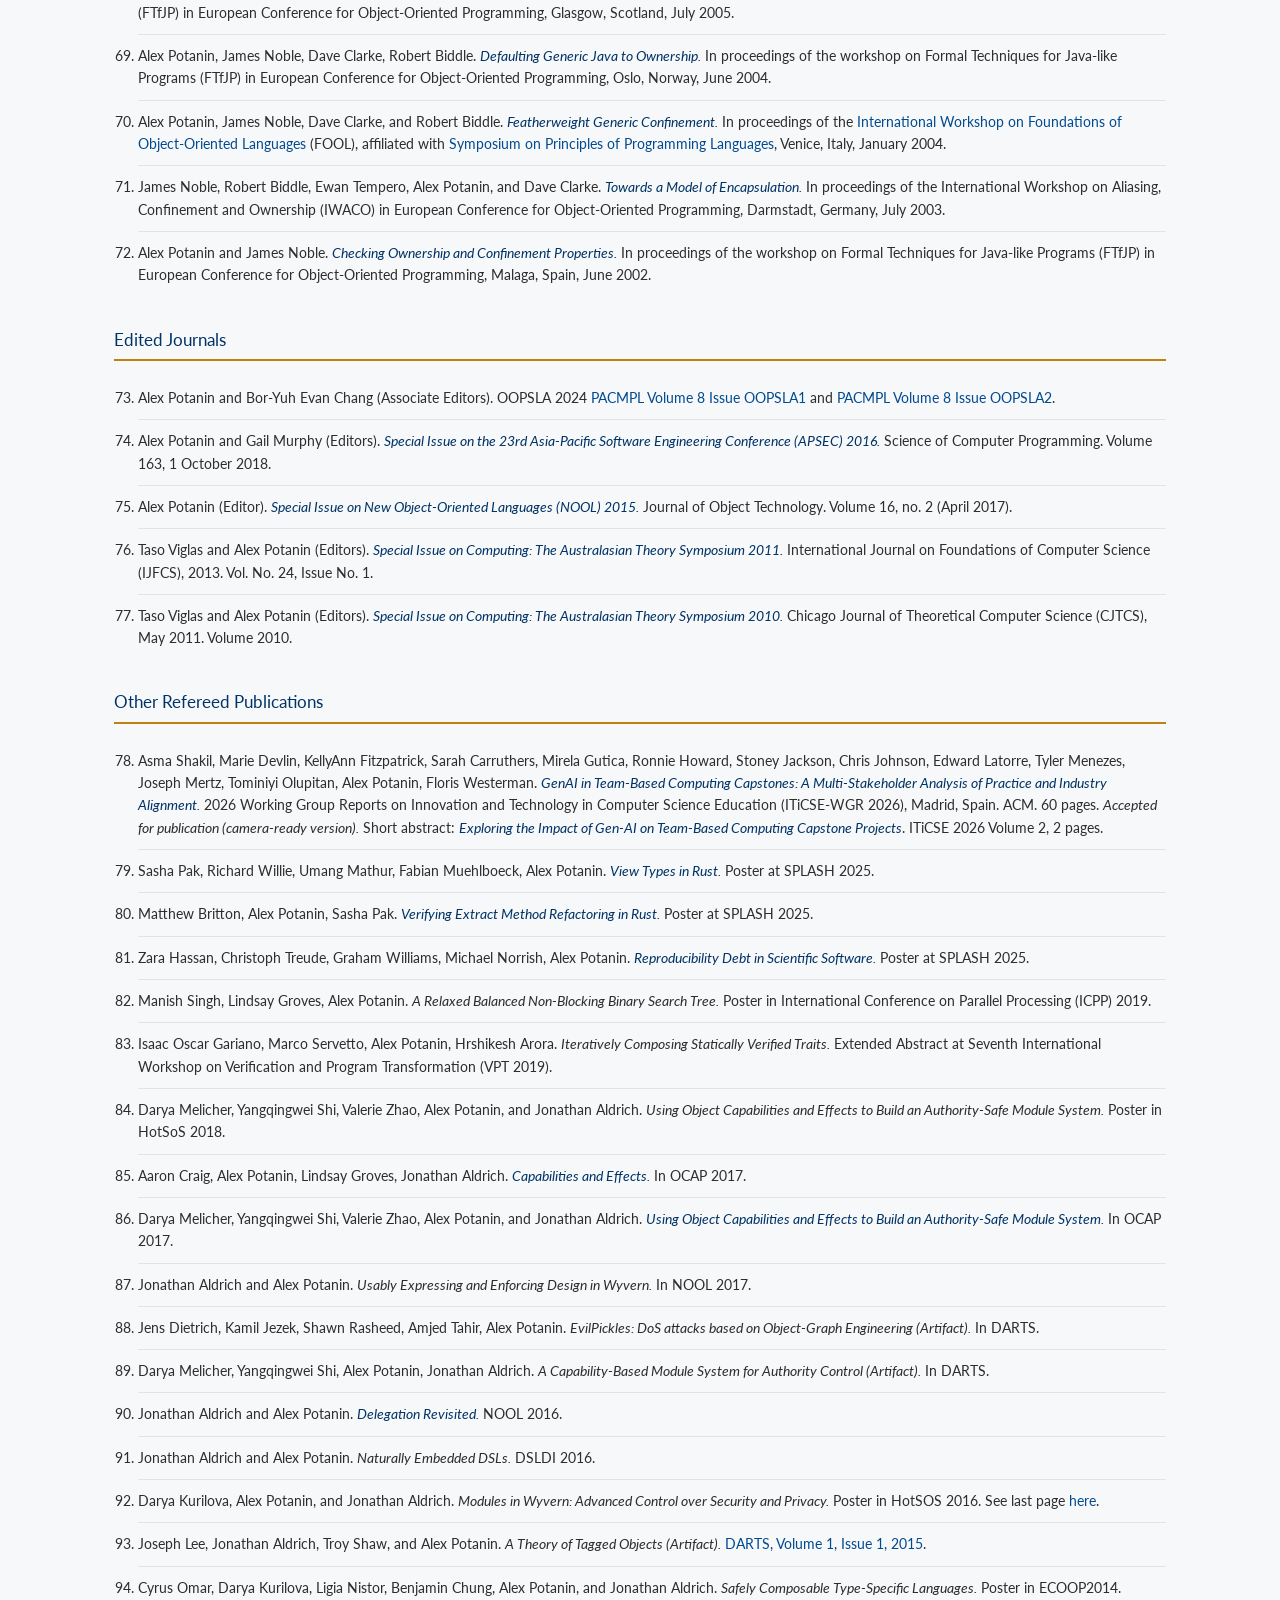
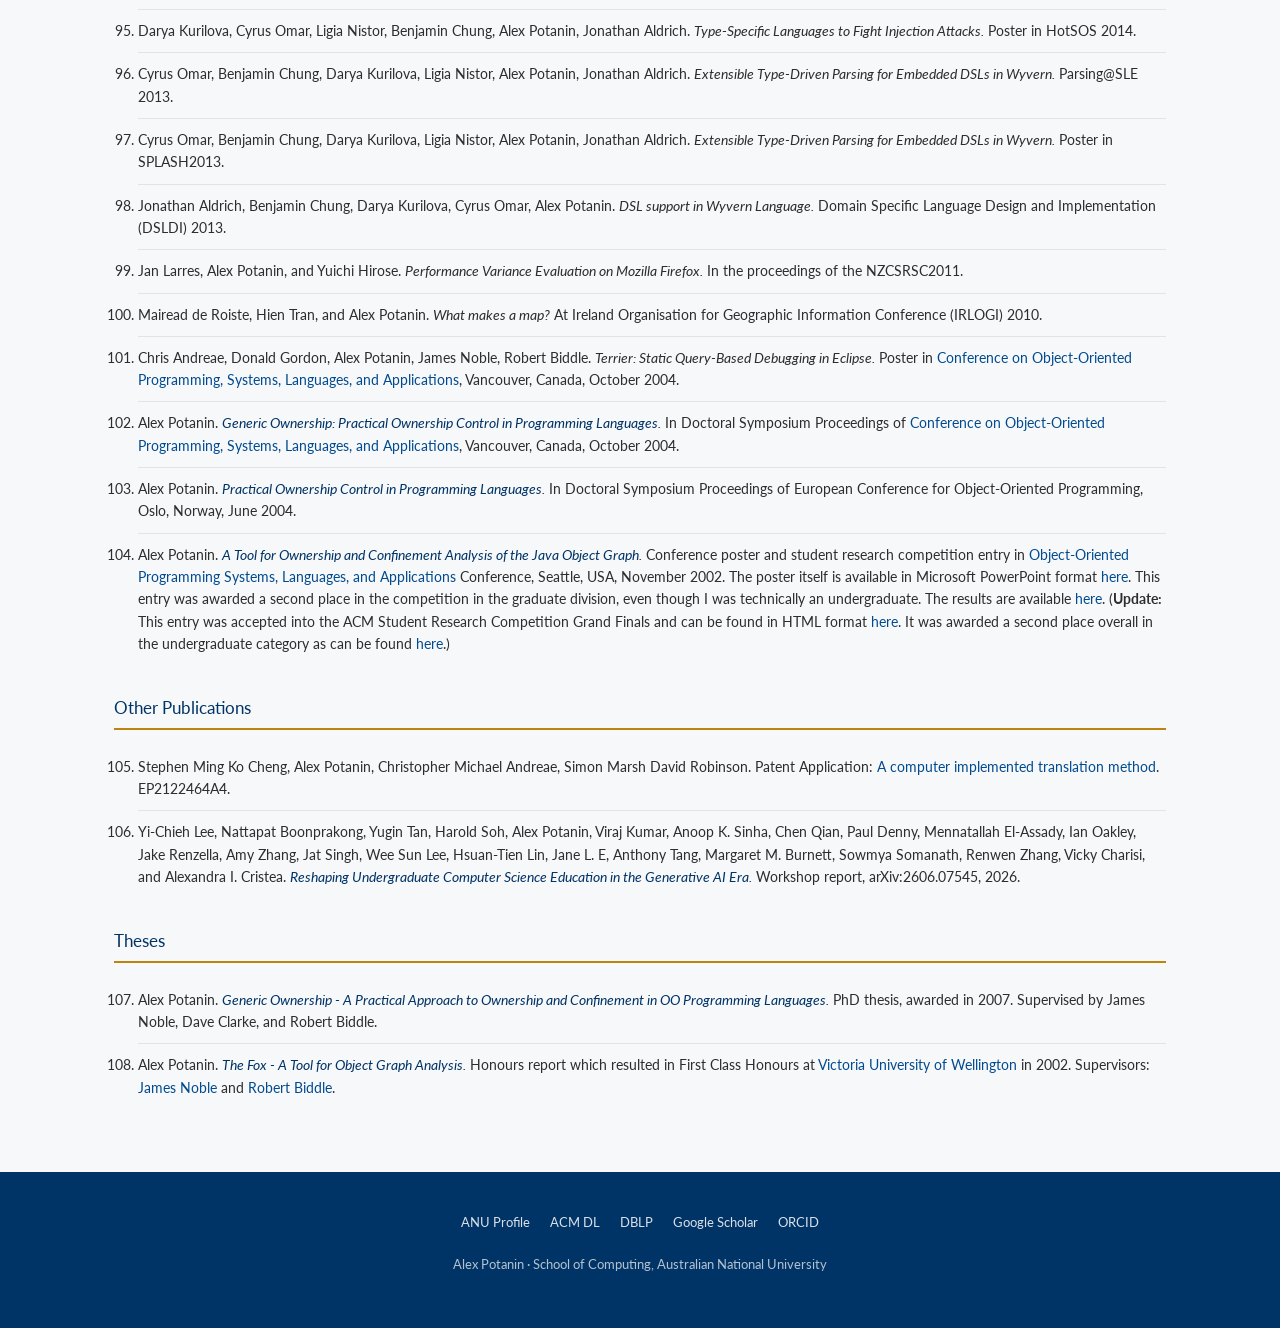
<file: publications.html>
<!DOCTYPE html>
<html lang="en">
  <head>
    <title>Publications - Alex Potanin</title>
    <meta charset="UTF-8">
    <meta name="viewport" content="width=device-width, initial-scale=1">
    <meta property="og:title" content="Publications - Alex Potanin">
    <meta property="og:description" content="100+ publications in programming language design, ownership types, capabilities, and software verification.">
    <meta property="og:image" content="https://potanin.github.io/images/og-image.png">
    <meta property="og:url" content="https://potanin.github.io/publications.html">
    <meta property="og:type" content="website">
    <meta name="twitter:card" content="summary_large_image">
    <meta name="twitter:image" content="https://potanin.github.io/images/og-image.png">
    <link rel="stylesheet" href="https://www.w3schools.com/w3css/4/w3.css">
    <link rel="stylesheet" href="https://fonts.googleapis.com/css?family=Lato:300,400,600,700&display=swap">
    <link rel="stylesheet" href="https://cdnjs.cloudflare.com/ajax/libs/font-awesome/4.7.0/css/font-awesome.min.css">
    <link rel="stylesheet" href="style.css">
  </head>
  <body>

    <!-- Navbar -->
    <div class="w3-top">
      <div class="w3-bar" id="myNavbar">
        <a class="w3-bar-item w3-button w3-hide-medium w3-hide-large w3-right"
           href="javascript:void(0);"
           onclick="toggleFunction()"
           title="Toggle Navigation Menu">
          <i class="fa fa-bars"></i>
        </a>
        <a href="./" class="w3-bar-item w3-button">HOME</a>
        <a href="./students.html" class="w3-bar-item w3-button w3-hide-small"><i class="fa fa-users"></i> STUDENTS</a>
        <a href="./publications.html" class="w3-bar-item w3-button w3-hide-small nav-active"><i class="fa fa-file-text-o"></i> PUBLICATIONS</a>
        <a href="./teaching.html" class="w3-bar-item w3-button w3-hide-small"><i class="fa fa-graduation-cap"></i> TEACHING</a>
        <a href="./committees.html" class="w3-bar-item w3-button w3-hide-small"><i class="fa fa-institution"></i> SERVICE</a>
        <a href="./files/CVAcademiaAlexPotanin.pdf" class="w3-bar-item w3-button w3-hide-small"><i class="fa fa-file-pdf-o"></i> CV (ACADEMIA)</a>
        <a href="./files/CVIndustryAlexPotanin.pdf" class="w3-bar-item w3-button w3-hide-small"><i class="fa fa-file-pdf-o"></i> CV (INDUSTRY)</a>
        <a href="mailto:alex.potanin@anu.edu.au" class="w3-bar-item w3-button w3-hide-small"><i class="fa fa-envelope"></i> EMAIL</a>
      </div>
      <div id="navDemo" class="w3-bar-block w3-hide w3-hide-large w3-hide-medium">
        <a href="./students.html" class="w3-bar-item w3-button" onclick="toggleFunction()">STUDENTS</a>
        <a href="./publications.html" class="w3-bar-item w3-button" onclick="toggleFunction()">PUBLICATIONS</a>
        <a href="./teaching.html" class="w3-bar-item w3-button" onclick="toggleFunction()">TEACHING</a>
        <a href="./committees.html" class="w3-bar-item w3-button" onclick="toggleFunction()">SERVICE</a>
        <a href="./files/CVAcademiaAlexPotanin.pdf" class="w3-bar-item w3-button" onclick="toggleFunction()">CV (ACADEMIA)</a>
        <a href="./files/CVIndustryAlexPotanin.pdf" class="w3-bar-item w3-button" onclick="toggleFunction()">CV (INDUSTRY)</a>
        <a href="mailto:alex.potanin@anu.edu.au" class="w3-bar-item w3-button" onclick="toggleFunction()">EMAIL</a>
      </div>
    </div>

    <!-- Page Header -->
    <div class="page-header">
      <div class="container">
        <h1>Publications</h1>
      </div>
    </div>

    <!-- Highlights -->
    <div class="section">
      <div class="container">
        <div class="bio-text" style="max-width: none; text-align: justify;">
          <p>My publication record spans 100+ quality-assured publications across two decades of research and includes 6 distinguished paper or best paper awards: ETAPS/ESOP 2026, FORTE 2022 (Best Paper), ECOOP 2024 and ECOOP 2017 (Distinguished Artifact), ECOOP 2014 (Distinguished Paper), and ESEC/FSE 2007 (Distinguished Paper). My most-cited works include the foundational papers on generic ownership (OOPSLA 2006) and generic immutability (FSE 2007), each with over 100 citations on Google Scholar, whose ideas were adopted by the <a href="https://www.rust-lang.org/">Rust</a> programming language as "lifetime parameters". My work spans programming language design, type systems, ownership and immutability, software verification, object capabilities and security, and most recently quantum program verification. Feel free to <a href="mailto:alex.potanin@anu.edu.au">email me</a> for a copy of any paper.</p>
        </div>
      </div>
    </div>

    <!-- Publications Content -->
    <div class="section section-alt">
      <div class="container pub-section">

        <h3>Book Chapters</h3>
        <ol>
          <li>James Noble, Alex Potanin, Toby Murray, Mark
            S. Miller. <i><a href="./files/NoblePotaninMurrayMillerARND2018.pdf">Abstract
                and Concrete Data Types vs Object Capabilities</a>.</i> In
            P. M&uuml;ller and Ina Schaefer (Eds.): <i>Principled Software
              Development - Essays Dedicated to Arnd Poetzsch-Heffter on the
              Occasion of his 60th Birthday</i>. Springer,
            Heidelberg. 2018.</li>

          <li>Alex Potanin, Johan Ostlund, Yoav Zibin, Michael D. Ernst.
            <i><a href="./files/PotaninOstlundZibinErnstImmutability2013.pdf">Immutability</a>.</i>
            In D. Clarke et
            al. (Eds.): <i><a href="https://www.springer.com/gp/book/9783642369452">Aliasing
                in Object-Oriented Programming</a></i>, LNCS 7850,
            pp. 233-269. Springer, Heidelberg. 2013.</li>
        </ol>

        <h3>Journal Papers</h3>
        <ol start="3">
          <li>Zara Hassan, Christoph Treude, Michael Norrish, Graham
            Williams, and Alex Potanin.
            <i><a href="./files/HassanTreudeNorrishWilliamsPotaninEMSE2026.pdf">Reproducibility Debt: Insights from Practitioners &mdash; A Mixed-Methods Study of Causes, Effects, and Mitigation Strategies</a></i>.
            Empirical Software Engineering. Springer.
            <i>Accepted for publication in September 2026.</i>
          </li>
          <li>Emmanuel Iko-Ojo Simon, Chirath Hettiarachchi, Fatemeh Fard, Alex Potanin, Hanna Suominen.
            <i><a href="./files/SimonHettiarachchiFardPotaninSuominenACMComputingSurveys2026.pdf">A Survey of Algorithm Debt in Machine and Deep Learning Systems: Definition, Smells, and Future Work</a>.</i>
            ACM Computing Surveys. Volume 58, Issue 11, Article No. 296, pp. 1-35. Published 27 April 2026.
            <a href="https://doi.org/10.1145/3806391">doi:10.1145/3806391</a>.
          </li>
          <li>Emmanuel Iko-Ojo Simon, Chirath Hettiarachchi, Alex Potanin, Hanna Suominen, Fatemeh Fard.
            <i><a href="./files/SimonHettiarachchiPotaninSuominenFardEMSE2026.pdf">Automated detection of algorithm debt in deep learning frameworks: an empirical study</a>.</i>
            Empirical Software Engineering. Springer, 2026. Volume 31, Article 66 (Open Access, published 7 February 2026).
            <a href="https://doi.org/10.1007/s10664-026-10807-5">doi:10.1007/s10664-026-10807-5</a>.
          </li>

          <li>Zara Hassan, Christoph Treude, Michael Norrish, Graham
            Williams, and Alex
            Potanin. <i><a href="./files/HassanTreudeNorrishWilliamsPotaninJSS2025.pdf">Characterising
            Reproducibility Debt in Scientific Software: A Systematic
            Literature Review</a>.</i> The Journal of Systems &amp;
            Software. Volume 222, April 2025, 112327.</li>

          <li>Tobias Runge, Tabea Bordis, Alex Potanin, Thomas Thum, Ina
            Schaefer. <i><a href="./files/RungeBordisPotaninThumSchaeferLMCS2023.pdf">Flexible
            Correct-by-Construction Programming</a>.</i> Logical Methods
            in Computer Science. 2023. Volume 19, Issue 2, Pages
            16:1-16:36.</li>

          <li>Tobias Runge, Marco Servetto, Alex Potanin, Ina
            Schaefer. <i><a href="./files/RungeServettoPotaninSchaeferTOPLAS2022.pdf">Immutability
                and Encapsulation for Sound OO Information Flow
                Control</a>.</i> ACM Transactions on Programming Languages and
            Systems. 2022. Volume 45, Issue 1, Article No.: 3 pp 1-35.</li>

          <li>Isaac Oscar Gariano, Marco Servetto, Alex
            Potanin. <i><a href="./files/GarianoServettoPotaninSCP2022.pdf">Using
                Capabilities for Strict Runtime Invariant
                Checking</a>. Science of Computer Programming, Volume 224,
              2022.</i></li>

          <li>Darya Melicher, Anlun Xu, Valerie Zhao, Alex Potanin,
            Jonathan
            Aldrich. <i><a href="https://dl.acm.org/doi/10.1145/3492427">Bounded
            Abstract Effects</a>.</i> TOPLAS, Volume 44, Issue 1, March
            2022.</li>

          <li>Isaac Oscar Gariano, Marco Servetto, Alex Potanin, Hrshikesh
            Arora. <i>Iteratively Composing Statically Verified Traits.</i>
            VPT-2019 Post-Proceedings as a volume
            of <a href="http://refal.botik.ru/vpt/vpt2019/">Electronic
              Proceedings in Theoretical Computer Science
              (EPTCS)</a>. <a href="http://eptcs.web.cse.unsw.edu.au/paper.cgi?VPT2019.7">Issue
              299, Paper 7.</a></li>

          <li>Chris Male, David Pearce, Alex Potanin, and Constantine Dymnikov.
            <i><a href="./files/MalePearcePotaninDymnikovSCP2010.pdf">Formalisation
                and Implementation of an Algorithm for Bytecode Verification of
                @NonNull
                Types</a>.</i> <a href="http://dx.doi.org/10.1016/j.scico.2010.10.004">Science
              of Computer Programming</a>. Volume 76, Issue 7, Pages 587 - 608,
            July 2011.</li>

          <li>Alex Potanin, James Noble, Dave Clarke, and Robert Biddle.
            <i><a href="./files/PotaninNobleClarkeBiddleFGCJFP2006.pdf">Featherweight
                Generic Confinement</a>.</i>
            <a href="http://www.cambridge.org/journals/JFP/">Journal of Functional Programming</a>.
            Volume 16, Number 6, Pages 793 - 811, September 2006.</li>

          <li>Alex Potanin, James Noble, Marcus Frean, and Robert Biddle.
            <i><a href="./files/PotaninNobleFreanBiddleCACM2005.pdf">Scale-free
                Geometry in Object-Oriented Programs</a>.</i>
            <a href="http://www.acm.org/cacm/">Communications of the ACM</a>.
            Pages 99 - 103. May
            2005. (<a href="http://doi.acm.org/10.1145/1060710.1060716">ACM
              Link</a>)</li>

          <li>Alex Potanin, James Noble, and Robert Biddle.
            <i><a href="./files/PotaninNobleBiddleCCPE2004.pdf">Checking
	        Ownership and Confinement</a>.</i>
            Concurrency and Computation: Practice and Experience.
            Volume 16, Issue 7, Pages 671 - 687, 2004.</li>
        </ol>

        <h3>Refereed Conference Papers</h3>
        <ol start="16">
          <li>Dariy Guzairov, Alex Potanin, <a href="https://www.humprog.org/~stephen/">Stephen Kell</a>, and <a href="https://comp.anu.edu.au/people/alwen-tiu/">Alwen Tiu</a>.
            <i><a href="./files/GuzairovPotaninKellTiuESORICS2026.pdf">A Security Analysis of CheriBSD and Morello Linux</a>.</i>
            In ESORICS 2026, Rome, Italy.
          </li>

          <li>Liyi Li, Anshu Sharma, Zoukarneini Difaizi Tagba, Sean Frett, and Alex Potanin.
            <i><a href="./files/LiSharmaTagbaFrettPotaninESOP2026.pdf">Validating Quantum State Preparation Programs</a>.</i>
            In ESOP 2026.
            <i>This paper won ETAPS/ESOP 2026 Distinguished Paper Award.</i>
          </li>

          <li>Feifei Cheng, Sushen Vangeepuram, Henry Allard, Seyed mohammad reza Jafari, Alex Potanin, and Liyi Li. <i><a href="./files/ChengVangeepuramAllardJafariPotaninLiOOPSLA2025.pdf">Embedding Quantum Program Verification into Dafny</a>.</i> In OOPSLA 2025.</li>

          <li>Maximilian Kodetzki, Tabea Bordis, Alex Potanin, Ina Schaefer.
            <i><a href="./files/KodetzkiBordisPotaninSchaeferOnward2025.pdf">X-by-Construction: Towards Ensuring Non-Functional Properties in by-Construction Engineering</a>.</i>
            In Onward! 2025.
          </li>

          <li>Emmanuel Iko-Ojo Simon, Chirath Hettiarachchi, Alex Potanin,
            Hanna Suominen, and Fatemeh Fard. <i><a href="./files/SimonHettiarachchiPotaninSuominenFardICSME2024.pdf">Automated Detection of Algorithm Debt in Deep Learning Frameworks: An Empirical Study</a></i>. In ICSME 2024 Registered Reports Track.</li>

          <li>David Young, Ziyi Yang, Ilya Sergey, Alex
            Potanin. <i><a href="./files/YoungYangSergeyPotaninECOOP2024.pdf">Higher-Order
                Specifications for Deductive Synthesis of Programs with
                Pointers</a></i>. In ECOOP 2024.</li>

          <li>Amos Robinson, Alex
            Potanin. <i><a href="./files/RobinsonPotaninECOOP2024.pdf">Pipit
            on the Post: proving pre- and post-conditions of reactive
            systems</a></i>. In ECOOP 2024. <i>This paper won ECOOP 2024
            Distinguished Artifact Award.</i></li>

          <li>Zara Hassan, Christoph Treude, Michael Norrish, Graham
            Williams, Alex
            Potanin. <i><a href="./files/HassanTreudeNorrishWilliamsPotaninFSEIVR2024.pdf">Reproducibility
            Debt: Challenges and Future Pathways</a></i>. In FSE-IVR 2024
            (<a href="https://dl.acm.org/doi/10.1145/3663529.3663778">FSE
            2024 Ideas, Visions and Reflections Track</a>).</li>

          <li>Tobias Runge, Alexander Kittelmann, Marco Servetto, Alex
            Potanin, and Ina
            Schaefer. <i><a href="./files/RungeKittelmannServettoPotaninSchaeferSEFM2022.pdf">Information
            Flow Control-by-Construction for an Object-Oriented
            Language</a></i>. In proceedings of SEFM 2022.</li>

          <li>Tobias Runge, Alex Potanin, Thomas Thum, and Ina
            Schaefer. <i><a href="./files/RungePotaninThumSchaeferFORTE2022.pdf">Traits:
            Correctness-by-Construction for Free</a></i>. In proceedings
            of FORTE 2022. <i>Won FORTE 2022 Best Paper award.</i></li>

          <li>Manish Singh, Lindsay Groves, and Alex
            Potanin. <i><a href="./files/SinghGrovesPotaninPDCAT2020.pdf">A
                Relaxed Balanced Lock-free Binary Tree</a>.</i> In proceedings
            of PDCAT 2020.</li>

          <li>Julian Mackay, Alex Potanin, Jonathan Aldrich, and Lindsay
            Groves. <i><a href="./files/MackayPotaninAldrichGrovesAPLAS2020.pdf">Syntactically
                Restricting Bounded Polymorphism for Decidable Subtyping</a>.</i>
            In proceedings of APLAS2020.</li>

          <li>Julian Mackay, Alex Potanin, Jonathan Aldrich, and Lindsay
            Groves. <i><a href="./files/MackayPotaninAldrichGrovesPOPL2020.pdf">Decidable
                Subtyping for Path Dependent Types</a>.</i> In proceedings of
            POPL2020. <i>Additionally, the artifact successfully passed the
              Artifact Evaluation and was given Reusable Artifact
              badge.</i></li>

          <li>Aaron Craig, Alex Potanin, Lindsay Groves and Jonathan
            Aldrich. <i><a href="./files/CraigPotaninGrovesAldrichICFEM2018.pdf">Capabilities:
                Effects for Free</a>.</i> In proceedings of ICFEM2018. Pp
            231-247. Springer.</li>

          <li>Jens Dietrich, Kamil Jezek, Shawn Rasheed, Amjed Tahir, Alex
            Potanin. <i><a href="./files/DietrichJezekRasheedTahirPotaninECOOP2017.pdf">EvilPickles:
                DoS attacks based on Object-Graph Engineering</a>.</i> In
            proceedings of ECOOP2017. <i>Additionally, the artifact
              successfully passed the Artifact Evaluation.</i> <i>This paper won
              ECOOP 2017 Distinguished Artifact Award.</i></li>

          <li>Darya Melicher, Yangqingwei Shi, Alex Potanin, Jonathan
            Aldrich. <i><a href="./files/MelicherShiPotaninAldrichECOOP2017.pdf">A
                Capability-Based Module System for Authority Control</a>.</i> In
            proceedings of ECOOP2017. <i>Additionally, the artifact
              successfully passed the Artifact Evaluation.</i></li>

          <li>Garming Sam, Nicholas Cameron and Alex
            Potanin. <i><a href="./files/SamCameronPotaninACSC2017.pdf">Automated
                Refactoring of Rust Programs</a>.</i> Article No.: 14. In
            proceedings
            of <a href="http://dl.acm.org/citation.cfm?id=3014812&picked=prox&cfid=941301775&cftoken=86379700">ACSC2017</a>.</li>

          <li>Joseph Lee, Jonathan Aldrich, Troy Shaw, Alex
            Potanin. <i><a href="./files/LeeAldrichShawPotaninECOOP2015.pdf">A
	        Theory of Tagged Objects</a>.</i> In proceedings of
            ECOOP2015. Pp 999-1026. <i>Additionally, the artifact on
              the <a href="./software/">software</a> section of my home page
              successfully passed the Artifact Evaluation.</i></li>

          <li>Cyrus Omar, Darya Kurilova, Ligia Nistor, Benjamin Chung, Alex
            Potanin, and Jonathan
            Aldrich. <i><a href="./files/OmarKurilovaNistorChungPotaninAldrichECOOP2014.pdf">Safely
                Composable Type-Specific Languages</a>.</i> In proceedings of
            ECOOP2014. Pp 105-130. Springer-Verlag. <i>This paper won ECOOP
              2014 Distinguished Paper Award.</i></li>

          <li>Marco Servetto, Julian Mackay, Alex Potanin, and James
            Noble. <i><a href="./files/ServettoMackayPotaninNobleECOOP2013.pdf">The
                Billion-Dollar Fix: Safe Modular Circular Initialisation with
                Placeholders and Placeholder Types</a>.</i> In proceedings of
            ECOOP2013. Pp 205-229. Springer-Verlag.</li>

          <li>Constantine Dymnikov, David Pearce and Alex
            Potanin. <i><a href="./files/DymnikovPearcePotaninASWEC2013.pdf">OwnKit:
                Inferring Modularly Checkable Ownership Annotations for
                Java</a>.</i> In proceedings of the Australasian Software
            Engineering Conference (ASWEC) 2013. Pp 181-190. IEEE.</li>

          <li>Alex Potanin, Monique Damitio and James
            Noble. <i><a href="./files/PotaninDamitioNobleICSE2013.pdf">Are
                Your Incoming Aliases Really Necessary? Counting the Cost of
                Object Ownership</a>.</i> In proceedings of the International
            Conference on Software Engineering (ICSE) 2013. Pp
            742-751. ACM/IEEE.</li>

          <li>Atkins, Alex Potanin and Lindsay
            Groves. <i><a href="./files/AtkinsPotaninGrovesACSC2013.pdf">The
                Design and Implementation of Clocked Variables in X10</a>.</i>
            In proceedings of Australasian Computer Science Conference
            (ACSC) 2013. Pp
            87-96. <a href="http://crpit.com/">CRPIT</a>.</li>

          <li>Jan Larres, Alex Potanin and Yuichi
            Hirose. <i><a href="./files/LarresPotaninHiroseACSC2013.pdf">A
                Study of Performance Variations in the Mozilla Firefox Web
                Browser</a>.</i> In proceedings of Australasian Computer Science
            Conference (ACSC) 2013. Pp
            3-12. <a href="http://crpit.com/">CRPIT</a>.</li>

          <li>Hien Tran, Craig Anslow, Stuart Marshall, Alex Potanin, Mairead
            de
            Roiste. <i><a href="./files/TranAnslowMarshallPotaninDeRoisteCHINZ2011.pdf">Lessons
                Learnt from Collaboratively Creating Maps on a Touch
                Table</a>.</i> In proceedings of the 12th Annual Conference of the
            New Zealand Chapter of the ACM Special Interest Group on
            Computer-Human Interaction (CHINZ) 2011. Pp. 105-108. ACM
            SIGCHI.</li>

          <li>Yoav Zibin, Alex Potanin, Paley Li, Mahmood Ali, Michael
            D. Ernst.
            <i><a href="./files/ZibinPotaninLiAliErnstOOPSLA2010.pdf">Ownership
                and Immutability in Generic Java</a>.</i> In proceedings of
            Object-Oriented Programming, Systems, Languages, and Applications
            (OOPSLA) 2010. Pp. 598-617. ACM.</li>

          <li>Radu Muschevici, Alex Potanin, Ewan Tempero, and James Noble.
            <i><a href="./files/MuscheviciPotaninTemperoNobleOOPSLA2008.pdf">Multiple
                Dispatch in Practice</a>.</i> In proceedings of Object-Oriented
            Programming, Systems, Languages, and Applications (OOPSLA)
            2008. Pp. 563-582. ACM.
            (<a href="http://doi.acm.org/10.1145/1449764.1449808">ACM
              Link</a>)</li>

          <li>Chris Male, David Pearce, Alex Potanin, and Constantine Dymnikov.
            <i><a href="./files/MalePearcePotaninDymnikovCC2008.pdf">Java
                Bytecode Verification for @NonNull Types</a>.</i> In proceedings
            of Compiler Construction (CC) 2008. Pp 229-244.</li>

          <li>Neil Ramsay, Stuart Marshall, and Alex Potanin.
            <i><a href="./files/RamsayMarshallPotaninAUIC2008.pdf">Annotating
                UI Architecture with Actual Use</a>.</i> In proceedings of
            Australasian User Interface Conference
            (AUIC) 2008. Pp. 75-78. <a href="http://crpit.com">CRPIT</a>.</li>

          <li>Yoav Zibin, Alex Potanin, Mahmood Ali, Shay Artzi, Adam Kiezun,
            and Michael D. Ernst.
            <i><a href="./files/ZibinPotaninAliArtziKiezunErnstFSE2007.pdf">Object
                and Reference Immutability using Java Generics</a>.</i> In
            proceedings of
            the Foundations of
              Software Engineering (FSE) Conference, Dubrovnik, Croatia,
            September 2007. Pp. 75-84. ACM. (Won ESEC/FSE 2007 ACM SIGSOFT
            Distinguished Paper Award.)
            (<a href="http://doi.acm.org/10.1145/1287624.1287637">ACM
              Link</a>)</li>

          <li>Alex Potanin, James Noble, Dave Clarke, and Robert Biddle.
            <i><a href="./files/PotaninNobleClarkeBiddleOOPSLA2006.pdf">Generic
                Ownership for Generic Java</a>.</i> In proceedings of
            the <a href="http://www.oopsla.org/">Object-Oriented Programming,
              Systems, Languages and Applications (OOPSLA)</a> Conference,
            Portland, Oregon, October
            2006. Pp. 311-324. ACM. (<a href="http://doi.acm.org/10.1145/1167473.1167500">ACM
              Link</a>) (<a href="./files/FGOTR.pdf">Technical Report</a>)</li>

          <li>Alex Potanin, James Noble, and Robert Biddle.
            <i><a href="./files/PotaninNobleBiddleSnapshotQBDASWEC2004.pdf">Snapshot
                Query-Based Debugging</a>.</i> In proceedings of
            the Australian
              Software Engineering Conference, Melbourne, Australia, April
            2004. Pp 251-261.</li>
        </ol>

        <h3>Refereed Workshop Papers</h3>
        <ol start="48">
          <li>Zara Hassan, Christoph Treude, Graham Williams, Michael
	        Norrish, Alex Potanin. <i><a href="./files/HassanTreudeWilliamsNorrishPotaninSERS2026.pdf">Managing Reproducibility Debt in Scientific Software: A Practical Framework</a></i>. In the 1st International Workshop on Software
            Engineering and Research Software (SERS 2026).</li>

          <li>Sasha Pak, Fabian Muehlboeck, Alex Potanin. <i><a href="./files/PakMuehlboeckPotaninIWACO2025.pdf">A Verified Thread-Safe Array in Rust</a>.</i> In IWACO 2025.</li>

          <li>Abhaas Goyal, Alex Potanin and Jonathan
              Aldrich. <i><a href="files/GoyalPotaninAldrichPLATEAU2024.pdf">A
              Comparative Study of Traditional versus Capability-Based
              Module Systems for Modern Programming
              Languages</a></i>. In <a href="https://2024.plateau-workshop.org/program">PLATEAU
              2024</a>.</li>

          <li>Amos Robinson and Alex
              Potanin. <i><a href="files/RobinsonPotaninTYDE2023.pdf">Pipit:
              Reactive Systems in F Star (Extended Abstract)</a></i>. In
              TyDe 2023.</li>

          <li>Baptiste Pauget, David Pearce, and Alex
            Potanin. <i><a href="files/PaugetPearcePotaninVMIL2018.pdf">Towards
                Compilation of an Imperative Language for FPGAs</a>.</i> In VMIL
            2018.</li>

          <li>James Noble, Sophia Drossopoulou, Mark S Miller, Toby Murray and
            Alex
            Potanin. <i><a href="files/NobleDrossopoulouMillerMurrayPotaninIWACO2016.pdf">Abstract
	        Data Types in Object-Capability Systems</a>.</i> In IWACO
            2016.</li>

          <li>Du Li, Alex Potanin, and Jonathan
            Aldrich. <i><a href="files/LiPotaninAldrichFTfJP2015.pdf">Delegation
                vs Inheritance for Typestate Analysis</a>.</i> In FTfJP 2015.</li>

          <li>Darya Kurilova, Alex Potanin, and Jonathan
            Aldrich. <i><a href="files/KurilovaPotaninAldrichPLATEAU2014.pdf">Wyvern:
	        Impacting Software Security via Programming Language
	        Design</a>.</i> In PLATEAU 2014. Pages 57-58.</li>

          <li>James Noble and Alex
            Potanin. <i><a href="files/NoblePotaninIWACO2014.pdf">On
                Owners-as-Accessors</a>.</i> In IWACO 2014.</li>

          <li>Jonathan Aldrich, Cyrus Omar, Alex Potanin and Du
            Li. <i><a href="files/AldrichOmarPotaninLiIWACO2014.pdf">Language-Based
                Architectural Control</a>.</i> In IWACO 2014.</li>

          <li>Cyrus Omar, Benjamin Chung, Darya Kurilova, Alex Potanin and
            Jonathan
            Aldrich. <i><a href="files/OmarChungKurilovaPotaninAldrichGlobalDSL2013.pdf">Type-Directed,
                Whitespace-Delimited Parsing for Embedded DSLs</a>.</i> In
            proceedings of the First Workshop on the Globalization of Domain
            Specific Languages (GlobalDSL) 2013. Pp 8-11.</li>

          <li>Ligia Nistor, Darya Kurilova, Stephanie Balzer, Benjamin Chung,
            Alex Potanin and Jonathan
            Aldrich. <i><a href="files/NistorKurilovaBalzerChungPotaninAldrichMASPEGHI2013.pdf">Wyvern:
                A Simple, Typed, and Pure Object-Oriented Language</a>.</i> In
            Proceedings of the 5th Workshop on MechAnisms for SPEcialization,
            Generalization and inHeritance (MASPEGHI) 2013. Pp 9-16.</li>

          <li>Marco Servetto, David Pearce, Lindsay Groves, and Alex
            Potanin. <i><a href="./files/ServettoPearceGrovesPotaninWoDeT2013.pdf">Balloon
                Types for Safe Parallelisation over Arbitrary Object
                Graphs</a>.</i> Workshop on Determinism and Correctness in
            Parallel Programming (WoDeT) 2013.</li>

          <li>Atkins, Alex Potanin, Lindsay
            Groves. <i><a href="./files/AtkinsPotaninGrovesLaME2012.pdf">Clocked
	        References in X10</a>.</i> Languages for the Multicore Era
            (LaME) 2012.</li>

          <li>Julian Mackay, Hannes Mehnert, Alex Potanin, Lindsay Groves,
            Nicholas
            Cameron. <i><a href="./files/MackayMehnertPotaninGrovesCameronFTfJP2012.pdf">Encoding
                Featherweight Java with Assignment and Immutability using The Coq
                Proof Assistant</a>.</i> In the proceedings of Formal Techniques
            for Java-like Programs (FTfJP) 2012. Pp 11-19.</li>

          <li>Yoav Zibin, Alex Potanin, Paley Li, Mahmood Ali, Michael
            D. Ernst.
            <i>Ownership and Immutability in Generic Java (OIGJ).</i> IBM
            Programming Languages and Development Environments Seminar 2010
            (PLDE2010).</li>

          <li>Paley Li, Stephen Nelson, and Alex Potanin.
            <i><a href="./files/LiNelsonPotaninIWACO2009.pdf">Ownership for
                Relationships</a>.</i> International Workshop on Aliasing,
            Confinement, and Ownership (IWACO) 2009. Article No. 8.</li>

          <li>Paley Li, Alex Potanin, James Noble, and Lindsay Groves.
            <i><a href="./files/LiPotaninNobleGrovesIWACO2008.pdf">Towards
                Unifying Immutability and Ownership</a>.</i> International
            Workshop on Aliasing, Confinement, and Ownership (IWACO) at
            ECOOP2008.</li>

          <li>Christo Fogelberg, Alex Potanin, and James Noble.
            <i><a href="./files/FogelbergPotaninNobleIWACO2007.pdf">Ownership
                Meets Java</a>.</i> International Workshop on Aliasing,
            Confinement, and Ownership (IWACO) at ECOOP2007.</li>

          <li>Alex Potanin, James Noble, Tian Zhao, Jan Vitek.
            <i>A High Integrity Profile for Memory Safe Programming in
              Real-time Java.</i> In proceedings of the 3rd workshop on Java
            Technologies for Real-time and Embedded Systems, San Diego, CA,
            USA, October 2005.</li>

          <li>Alex Potanin, James Noble, Dave Clarke, Robert Biddle.
            <i><a href="./files/PotaninNobleClarkeBiddleFGOFTfJP2005.pdf">Featherweight
                Generic Ownership</a>.</i> In proceedings of the workshop on
            Formal Techniques for Java-like Programs (FTfJP)
            in European Conference for
              Object-Oriented Programming, Glasgow, Scotland, July
            2005.</li>

          <li>Alex Potanin, James Noble, Dave Clarke, Robert Biddle.
            <i><a href="./files/PotaninNobleClarkeBiddleDefaultingFTfJP2004.pdf">Defaulting
                Generic Java to Ownership</a>.</i> In proceedings of the workshop
            on Formal Techniques for Java-like Programs (FTfJP)
            in European Conference for
              Object-Oriented Programming, Oslo, Norway, June 2004.</li>

          <li>Alex Potanin, James Noble, Dave Clarke, and Robert Biddle.
            <i><a href="./files/PotaninNobleClarkeBiddleFGCFOOL2004.pdf">Featherweight
                Generic Confinement</a>.</i> In proceedings of
            the <a href="http://www.cis.upenn.edu/~bcpierce/FOOL/">International
              Workshop on Foundations of Object-Oriented Languages</a> (FOOL),
            affiliated
            with <a href="http://www.cs.princeton.edu/~dpw/popl/04/">Symposium
              on Principles of Programming Languages</a>, Venice, Italy, January
            2004.</li>

          <li>James Noble, Robert Biddle, Ewan Tempero, Alex Potanin, and Dave Clarke.
            <i><a href="./files/NobleBiddleTemperoPotaninClarkeTowardsModelOfEncapsulationIWACO2003.pdf">Towards
                a Model of Encapsulation</a>.</i> In proceedings of the
            International Workshop on Aliasing, Confinement and Ownership
            (IWACO) in European Conference for
              Object-Oriented Programming, Darmstadt, Germany, July
            2003.</li>

          <li>Alex Potanin and James Noble.
            <i><a href="./files/PotaninNobleCheckingOwnershipAndConfinementECOOP2002.pdf">Checking
                Ownership and Confinement Properties</a>.</i> In proceedings of
            the workshop on Formal Techniques for Java-like Programs (FTfJP)
            in European Conference for
              Object-Oriented Programming, Malaga, Spain, June 2002.</li>
        </ol>

        <h3>Edited Journals</h3>
        <ol start="73">
          <li>Alex Potanin and Bor-Yuh Evan Chang (Associate
            Editors). OOPSLA
            2024 <a href="https://dl.acm.org/toc/pacmpl/2024/8/OOPSLA1">PACMPL
              Volume 8 Issue OOPSLA1</a>
            and <a href="https://dl.acm.org/toc/pacmpl/2024/8/OOPSLA2">PACMPL
              Volume 8 Issue OOPSLA2</a>.</li>

          <li>Alex Potanin and Gail Murphy
            (Editors). <i><a href="https://www.sciencedirect.com/journal/science-of-computer-programming/vol/163/suppl/C">Special
                Issue on the 23rd Asia-Pacific Software Engineering Conference
                (APSEC) 2016.</a></i> Science of Computer Programming. Volume
            163, 1 October 2018.</li>

          <li>Alex Potanin
            (Editor). <i><a href="http://www.jot.fm/contents/issue_2017_02.html">Special
	        Issue on New Object-Oriented Languages (NOOL) 2015.</a></i>
            Journal of Object Technology. Volume 16, no. 2 (April
            2017).</li>

          <li>Taso Viglas and Alex Potanin
            (Editors). <i><a href="http://www.worldscientific.com/doi/abs/10.1142/S0129054113020012">Special
                Issue on Computing: The Australasian Theory Symposium
                2011.</a></i> International Journal on Foundations of Computer
            Science (IJFCS), 2013. Vol. No. 24, Issue No. 1.</li>

          <li>Taso Viglas and Alex Potanin
            (Editors). <i><a href="http://cjtcs.cs.uchicago.edu/articles/CATS2010/contents.html">Special
                Issue on Computing: The Australasian Theory Symposium
                2010.</a></i> Chicago Journal of Theoretical Computer Science
            (CJTCS), May 2011. Volume 2010.</li>
        </ol>

        <h3>Other Refereed Publications</h3>
        <ol start="78">
          <li>Asma Shakil, Marie Devlin, KellyAnn Fitzpatrick, Sarah
            Carruthers, Mirela Gutica, Ronnie Howard, Stoney Jackson, Chris
            Johnson, Edward Latorre, Tyler Menezes, Joseph Mertz, Tominiyi
            Olupitan, Alex Potanin, Floris
            Westerman. <i><a href="./files/ShakilDevlinFitzpatrickPotaninITiCSEWGR2026.pdf">GenAI
                in Team-Based Computing Capstones: A Multi-Stakeholder Analysis
                of Practice and Industry Alignment</a>.</i> 2026 Working Group
            Reports on Innovation and Technology in Computer Science Education
            (ITiCSE-WGR 2026), Madrid, Spain. ACM. 60 pages.
            <i>Accepted for publication (camera-ready version).</i>
            Short abstract: <i><a href="./files/ShakilDevlinFitzpatrickPotaninITiCSE2026.pdf">Exploring
                the Impact of Gen-AI on Team-Based Computing Capstone
                Projects</a></i>. ITiCSE 2026 Volume 2, 2 pages.</li>

          <li>Sasha Pak, Richard Willie, Umang Mathur, Fabian Muehlboeck,
	        Alex Potanin. <i><a href="./files/PakWillieMathurMuehlboeckPotaninSPLASH2025Poster.pdf">View Types in Rust</a>.</i> Poster at SPLASH
	        2025.</li>

          <li>Matthew Britton, Alex Potanin, Sasha Pak. <i><a href="./files/BrittonPotaninPakSPLASH2025Poster.pdf">Verifying Extract Method Refactoring in Rust</a>.</i> Poster at SPLASH
	        2025.</li>

          <li>Zara Hassan, Christoph Treude, Graham Williams, Michael
	        Norrish, Alex Potanin. <i><a href="./files/HassanTreudeWilliamsNorrishPotaninSPLASH2025Poster.pdf">Reproducibility Debt in Scientific Software</a>.</i> Poster at SPLASH 2025.</li>

          <li>Manish Singh, Lindsay Groves, Alex Potanin. <i>A Relaxed
              Balanced Non-Blocking Binary Search Tree.</i> Poster in
            International Conference on Parallel Processing (ICPP)
            2019.</li>

          <li>Isaac Oscar Gariano, Marco Servetto, Alex Potanin, Hrshikesh
            Arora. <i>Iteratively Composing Statically Verified Traits.</i>
            Extended Abstract at Seventh International Workshop on Verification
            and Program Transformation (VPT 2019).</li>

          <li>Darya Melicher, Yangqingwei Shi, Valerie Zhao, Alex Potanin, and
            Jonathan Aldrich. <i>Using Object Capabilities and Effects to
              Build an Authority-Safe Module System.</i> Poster in HotSoS
            2018.</li>

          <li>Aaron Craig, Alex Potanin, Lindsay Groves, Jonathan
            Aldrich. <i><a href="./files/CraigPotaninGrovesAldrichOCAP2017.pdf">Capabilities
	        and Effects</a>.</i> In OCAP 2017.</li>

          <li>Darya Melicher, Yangqingwei Shi, Valerie Zhao, Alex Potanin, and
            Jonathan
            Aldrich. <i><a href="https://2017.splashcon.org/event/ocap-2017-using-object-capabilities-and-effects-to-build-an-authority-safe-module-system">Using
	        Object Capabilities and Effects to Build an Authority-Safe Module
	        System</a>.</i> In OCAP 2017.</li>

          <li>Jonathan Aldrich and Alex Potanin. <i>Usably Expressing and
              Enforcing Design in Wyvern.</i> In NOOL 2017.</li>

          <li>Jens Dietrich, Kamil Jezek, Shawn Rasheed, Amjed Tahir, Alex
            Potanin. <i>EvilPickles: DoS attacks based on Object-Graph
              Engineering (Artifact).</i> In DARTS.</li>

          <li>Darya Melicher, Yangqingwei Shi, Alex Potanin, Jonathan
            Aldrich. <i>A Capability-Based Module System for Authority Control
              (Artifact).</i> In DARTS.</li>

          <li>Jonathan Aldrich and Alex
            Potanin. <i><a href="./files/AldrichPotaninNOOL2016.pdf">Delegation
	        Revisited</a>.</i> NOOL 2016.</li>

          <li>Jonathan Aldrich and Alex Potanin. <i>Naturally Embedded
              DSLs.</i> DSLDI 2016.</li>

          <li>Darya Kurilova, Alex Potanin, and Jonathan Aldrich. <i>Modules
              in Wyvern: Advanced Control over Security and Privacy.</i>
            Poster in HotSOS 2016. See last
            page <a href="https://portalparts.acm.org/2900000/2898375/fm/frontmatter.pdf">here</a>.</li>

          <li>Joseph Lee, Jonathan Aldrich, Troy Shaw, and Alex Potanin. <i>A
              Theory of Tagged Objects
              (Artifact).</i> <a href="http://drops.dagstuhl.de/opus/frontdoor.php?source_opus=5512">DARTS,
              Volume 1, Issue 1, 2015</a>.</li>

          <li>Cyrus Omar, Darya Kurilova, Ligia Nistor, Benjamin Chung, Alex
            Potanin, and Jonathan Aldrich. <i>Safely Composable Type-Specific
              Languages.</i> Poster in ECOOP2014.</li>

          <li>Darya Kurilova, Cyrus Omar, Ligia Nistor, Benjamin Chung, Alex
            Potanin, Jonathan Aldrich. <i>Type-Specific Languages to Fight
              Injection Attacks.</i> Poster in HotSOS 2014.</li>

          <li>Cyrus Omar, Benjamin Chung, Darya Kurilova, Ligia Nistor, Alex
            Potanin, Jonathan Aldrich. <i>Extensible Type-Driven Parsing for
              Embedded DSLs in Wyvern.</i> Parsing@SLE 2013.</li>

          <li>Cyrus Omar, Benjamin Chung, Darya Kurilova, Ligia Nistor, Alex
            Potanin, Jonathan Aldrich. <i>Extensible Type-Driven Parsing for
              Embedded DSLs in Wyvern.</i> Poster in SPLASH2013.</li>

          <li>Jonathan Aldrich, Benjamin Chung, Darya Kurilova, Cyrus Omar,
            Alex Potanin. <i>DSL support in Wyvern Language.</i> Domain
            Specific Language Design and Implementation (DSLDI) 2013.</li>

          <li>Jan Larres, Alex Potanin, and Yuichi Hirose.
            <i>Performance Variance Evaluation on Mozilla Firefox.</i> In the
            proceedings of the NZCSRSC2011.</li>

          <li>Mairead de Roiste, Hien Tran, and Alex Potanin. <i>What makes a
              map?</i> At Ireland Organisation for Geographic Information
            Conference (IRLOGI) 2010.</li>

          <li>Chris Andreae, Donald Gordon, Alex Potanin, James Noble, Robert Biddle.
            <i>Terrier: Static Query-Based Debugging in Eclipse.</i> Poster
            in <a href="http://www.oopsla.org/">Conference on Object-Oriented
              Programming, Systems, Languages, and Applications</a>, Vancouver,
            Canada, October 2004.</li>

          <li>Alex Potanin.
            <i><a href="./files/PotaninOOPSLA2004DS.pdf">Generic Ownership:
                Practical Ownership Control in Programming Languages</a>.</i> In
            Doctoral Symposium Proceedings
            of <a href="http://www.oopsla.org/">Conference on Object-Oriented
              Programming, Systems, Languages, and Applications</a>, Vancouver,
            Canada, October 2004.</li>

          <li>Alex Potanin.
            <i><a href="./files/PotaninPracticalOwnershipControlInProgrammingLanguagesECOOP2004DS.pdf">Practical
                Ownership Control in Programming Languages</a>.</i> In Doctoral
            Symposium Proceedings of European
              Conference for Object-Oriented Programming, Oslo, Norway, June
            2004.</li>

          <li>Alex Potanin.
            <i><a href="./files/PotaninToolForOwnershipAndConfinementAnalysisOOPSLA02Abstract.pdf">A
                Tool for Ownership and Confinement Analysis of the Java Object
                Graph</a>.</i> Conference poster and student research
            competition entry
            in <a href="http://www.oopsla.org/">Object-Oriented
              Programming Systems, Languages, and Applications</a>
            Conference, Seattle, USA, November 2002. The poster itself is
            available in Microsoft PowerPoint
            format <a href="./files/OOPSLA02PosterAlexPotanin.ppt">here</a>.
            This entry was awarded a second place in the competition in
            the graduate division, even though I was technically an
            undergraduate. The results are
            available <a href="http://www.acm.org/src/subpages/results.html">here</a>.
            (<b>Update:</b> This entry was accepted into the ACM Student
            Research Competition Grand Finals and can be found in HTML
            format <a href="http://www.acm.org/src/subpages/ACMGFAlexPotanin/alexpotanin.html">here</a>.
            It was awarded a second place overall in the undergraduate
            category as can be
            found <a href="http://www.acm.org/src/subpages/results.html">here</a>.)</li>
        </ol>

        <h3>Other Publications</h3>
        <ol start="105">
          <li>Stephen Ming Ko Cheng, Alex Potanin, Christopher Michael Andreae, Simon Marsh David Robinson. Patent Application: <a href="https://patents.google.com/patent/EP2122464A4">A computer implemented translation method</a>. EP2122464A4.</li>
          <li>Yi-Chieh Lee, Nattapat Boonprakong, Yugin Tan, Harold Soh, Alex
            Potanin, Viraj Kumar, Anoop K. Sinha, Chen Qian, Paul Denny,
            Mennatallah El-Assady, Ian Oakley, Jake Renzella, Amy Zhang, Jat
            Singh, Wee Sun Lee, Hsuan-Tien Lin, Jane L. E, Anthony Tang,
            Margaret M. Burnett, Sowmya Somanath, Renwen Zhang, Vicky
            Charisi, and Alexandra I. Cristea.
            <i><a href="https://arxiv.org/abs/2606.07545">Reshaping Undergraduate Computer Science Education in the Generative AI Era</a>.</i>
            Workshop report, arXiv:2606.07545, 2026.</li>
        </ol>

        <h3>Theses</h3>
        <ol start="107">
          <li>Alex Potanin.
            <i><a href="./files/PhDAlexPotanin.pdf">Generic Ownership - A
                Practical Approach to Ownership and Confinement in OO
                Programming Languages</a>.</i> PhD thesis, awarded in
                2007. Supervised by James Noble, Dave Clarke, and Robert
                Biddle.</li>

          <li>Alex Potanin.
            <i><a href="./files/HonoursAlexPotanin.pdf">The Fox - A Tool
                for Object Graph Analysis</a>.</i> Honours report which
                resulted in First Class Honours
                at <a href="http://www.vuw.ac.nz/">Victoria University of
                Wellington</a> in 2002. Supervisors:
                <a href="http://ecs.victoria.ac.nz/Main/JamesNoble">James
                Noble</a>
                and <a href="http://ecs.victoria.ac.nz/Main/RobertBiddle">Robert
                Biddle</a>.</li>
        </ol>

      </div>
    </div>

    <!-- Footer -->
    <footer class="site-footer">
      <div class="container">
        <div class="footer-links">
          <a href="https://comp.anu.edu.au/people/alex-potanin/">ANU Profile</a>
          <a href="https://dl.acm.org/profile/81100005943">ACM DL</a>
          <a href="https://dblp.org/pid/88/4178.html">DBLP</a>
          <a href="https://scholar.google.com/citations?user=NUl2HRkAAAAJ">Google Scholar</a>
          <a href="https://orcid.org/0000-0002-4242-2725">ORCID</a>
        </div>
        <p>Alex Potanin &middot; School of Computing, Australian National University</p>
      </div>
    </footer>

    <script>
      window.onscroll = function() {myFunction()};
      function myFunction() {
        var navbar = document.getElementById("myNavbar");
        if (document.body.scrollTop > 10 || document.documentElement.scrollTop > 10) {
          navbar.classList.add("scrolled");
        } else {
          navbar.classList.remove("scrolled");
        }
      }

      function toggleFunction() {
        var x = document.getElementById("navDemo");
        if (x.className.indexOf("w3-show") == -1) {
          x.className += " w3-show";
        } else {
          x.className = x.className.replace(" w3-show", "");
        }
      }
    </script>

  </body>
</html>
</file>
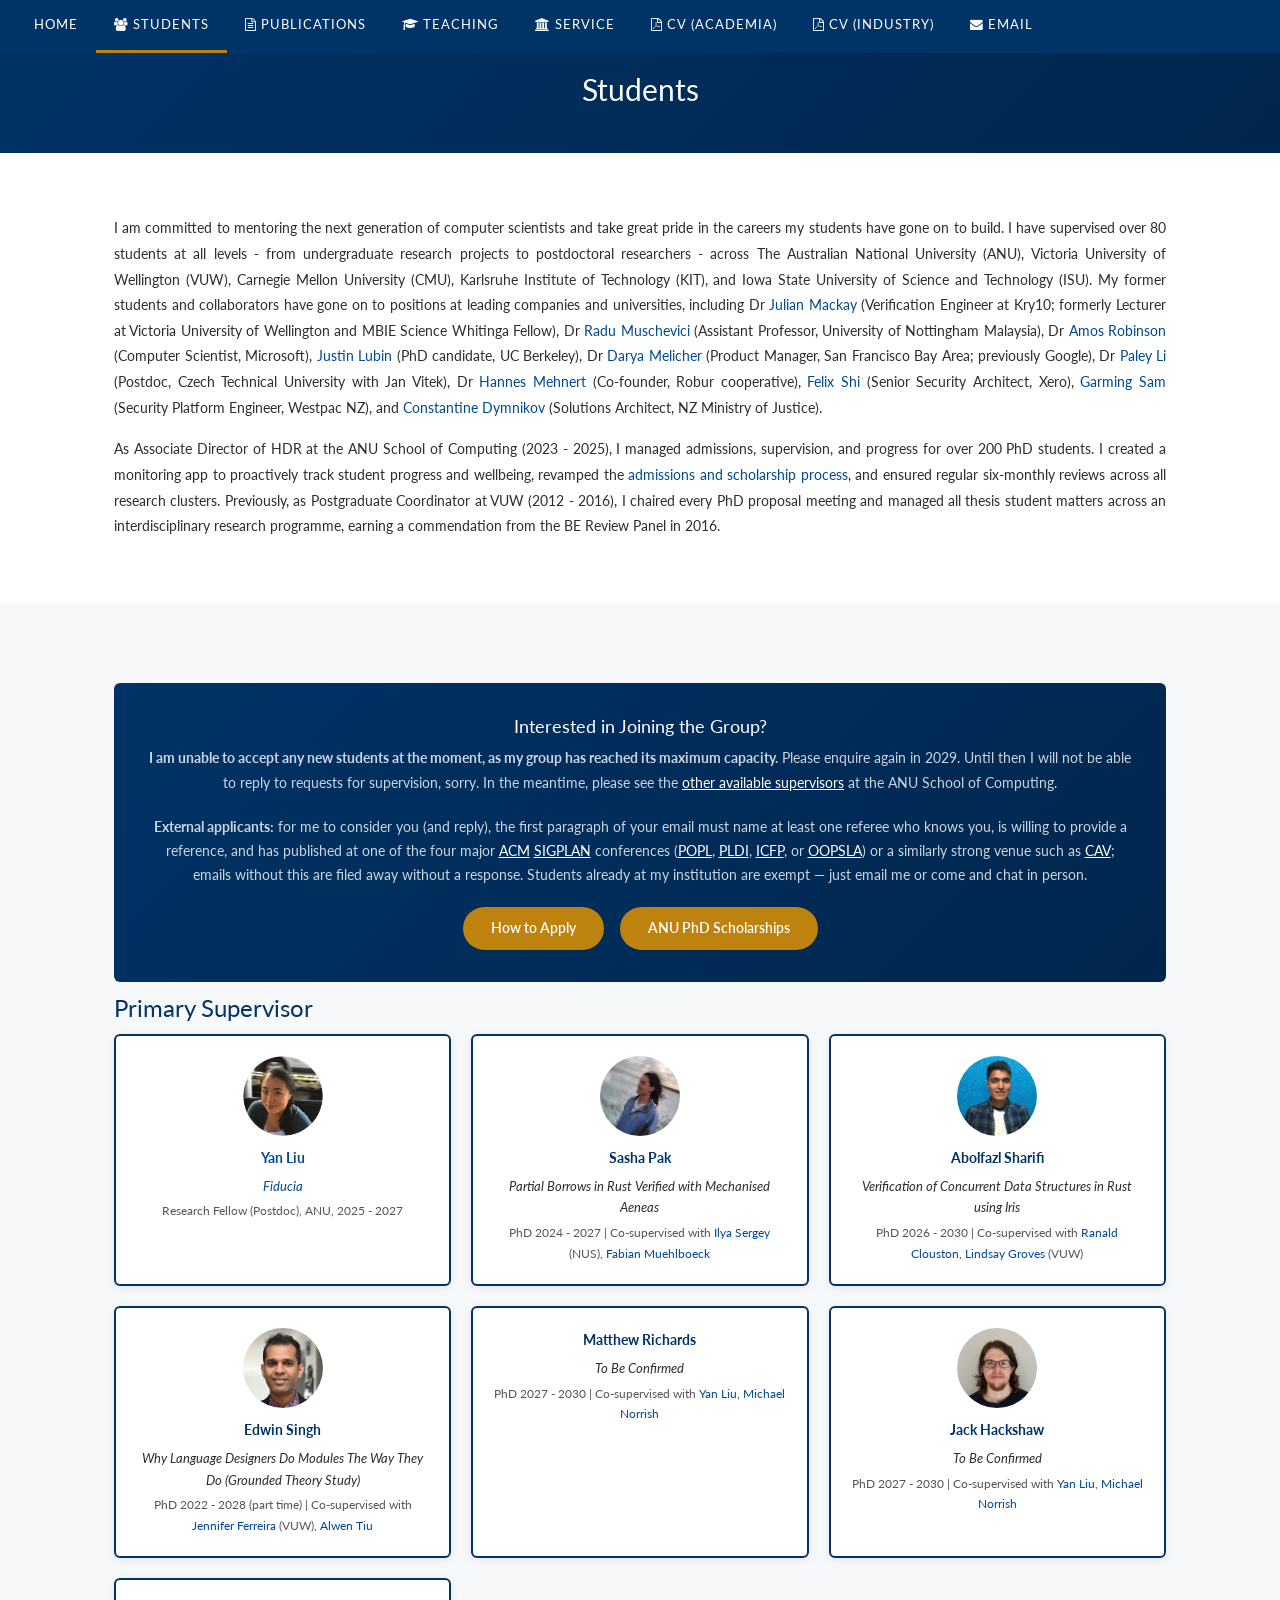
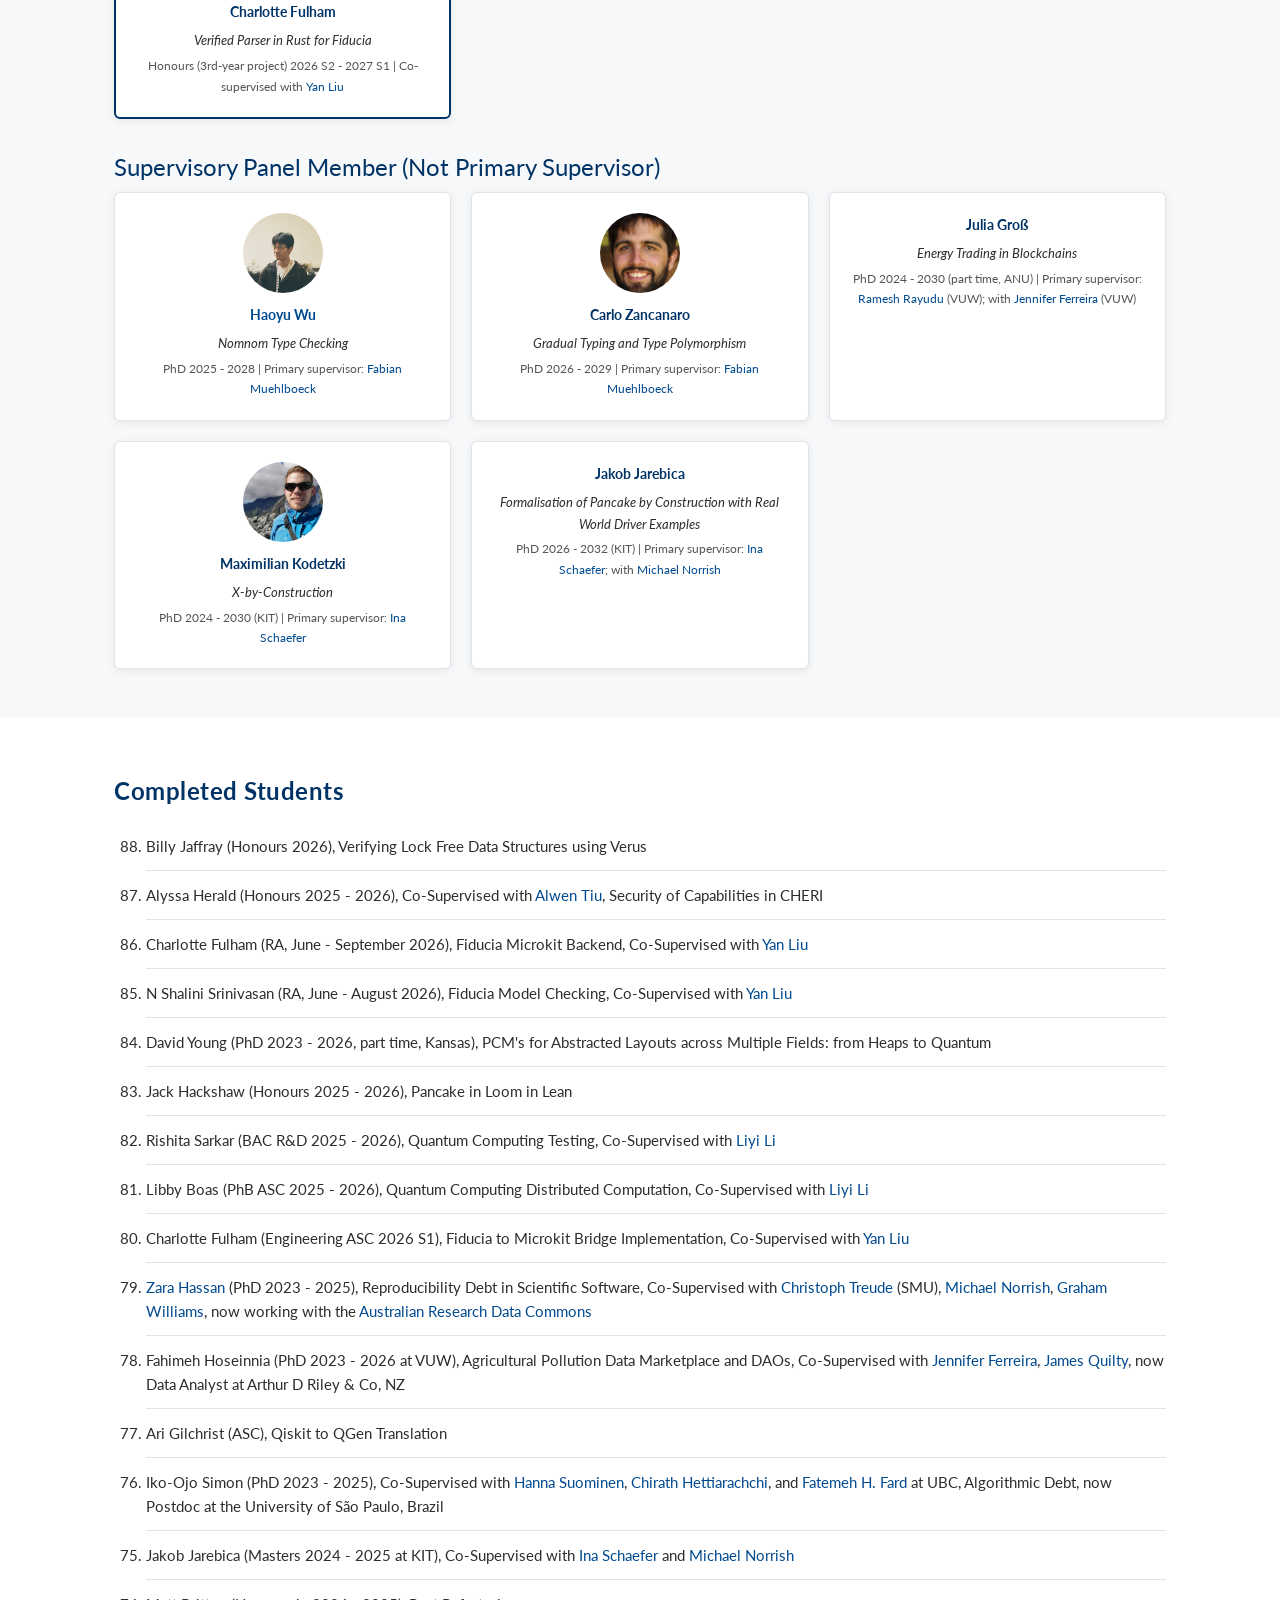
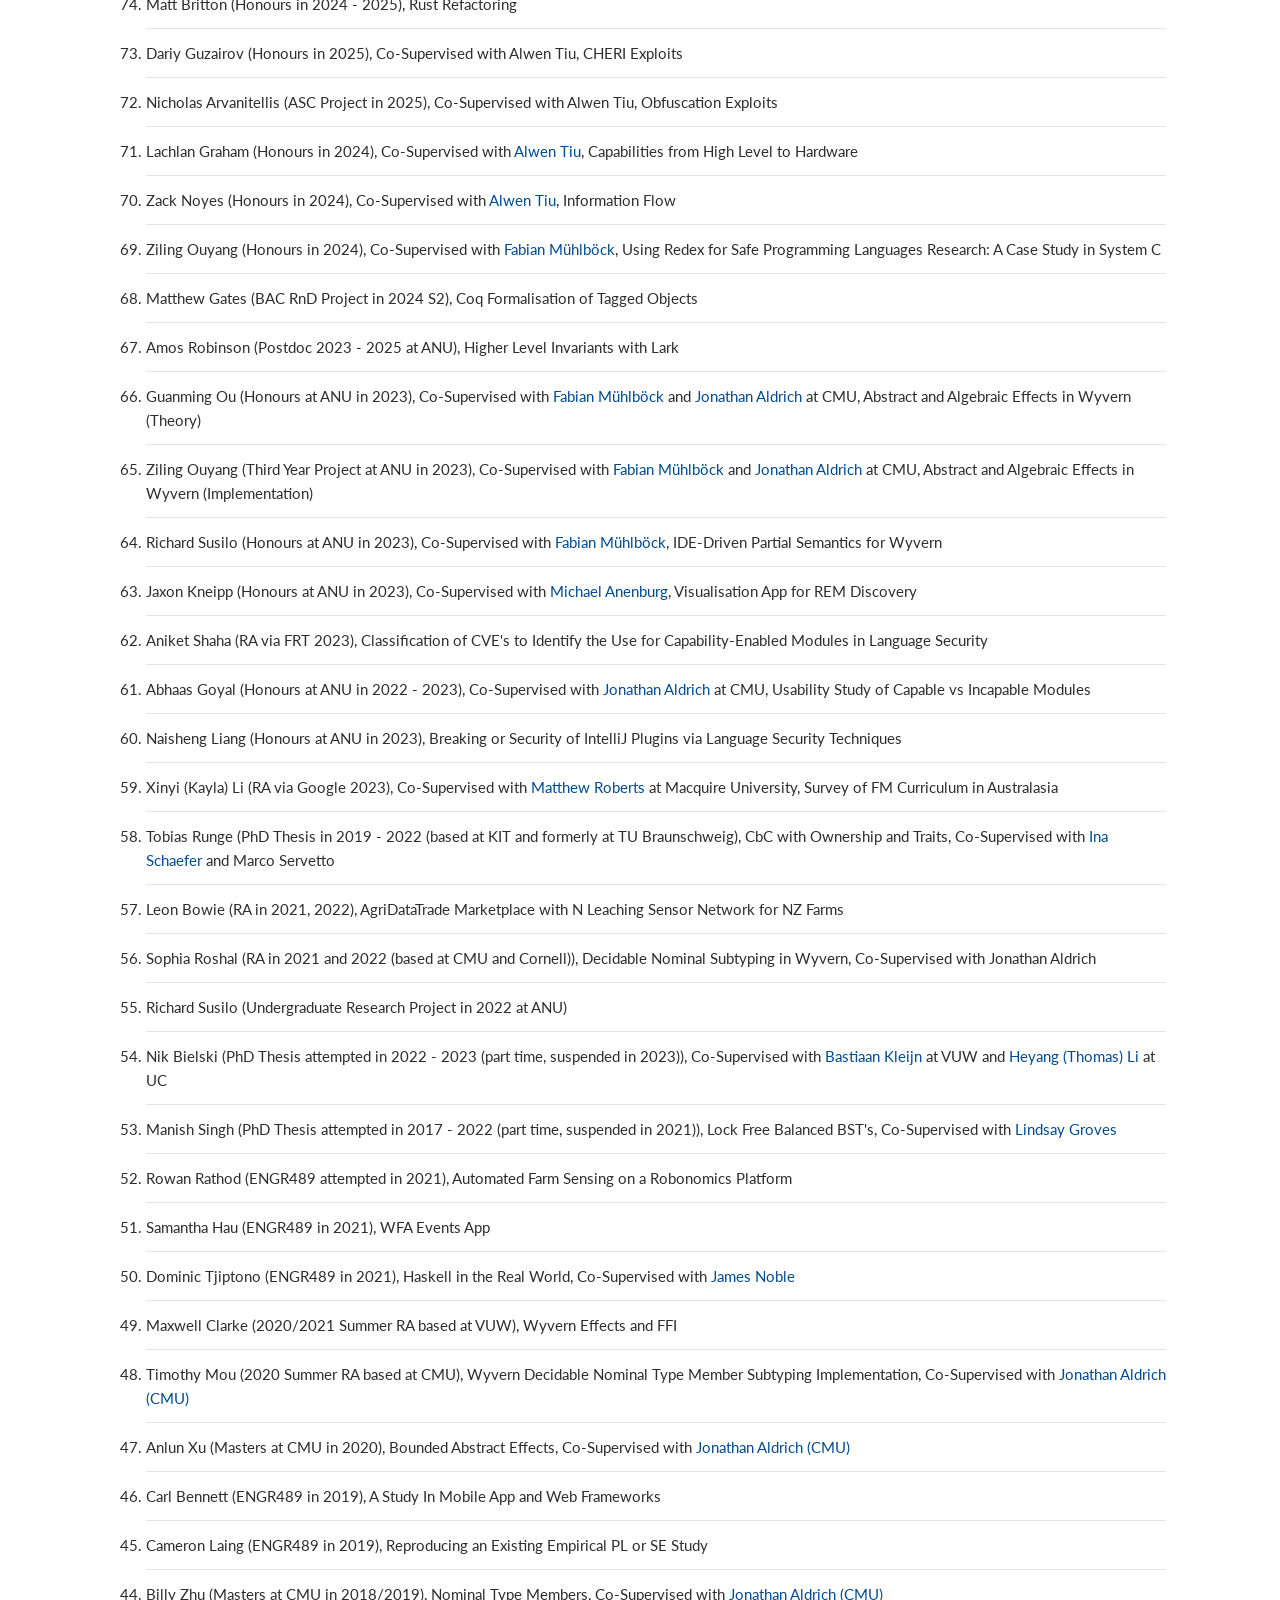
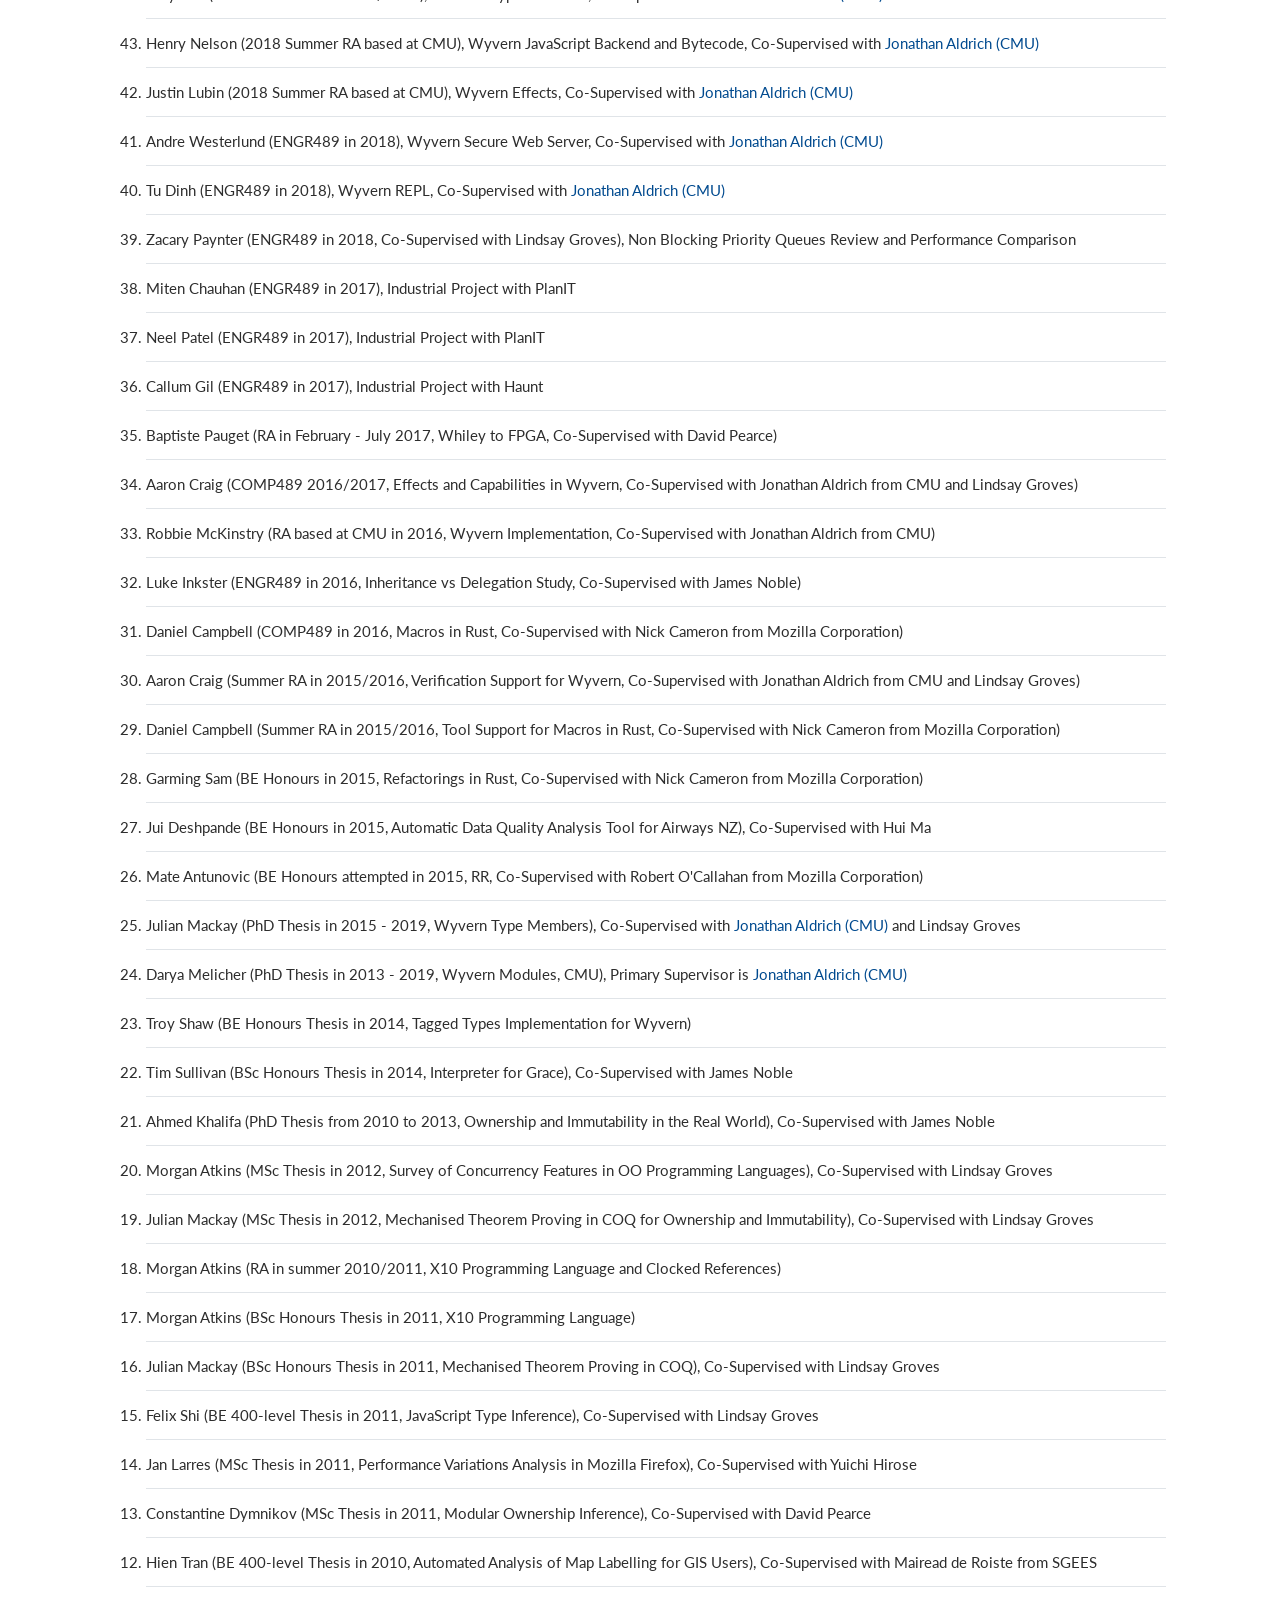
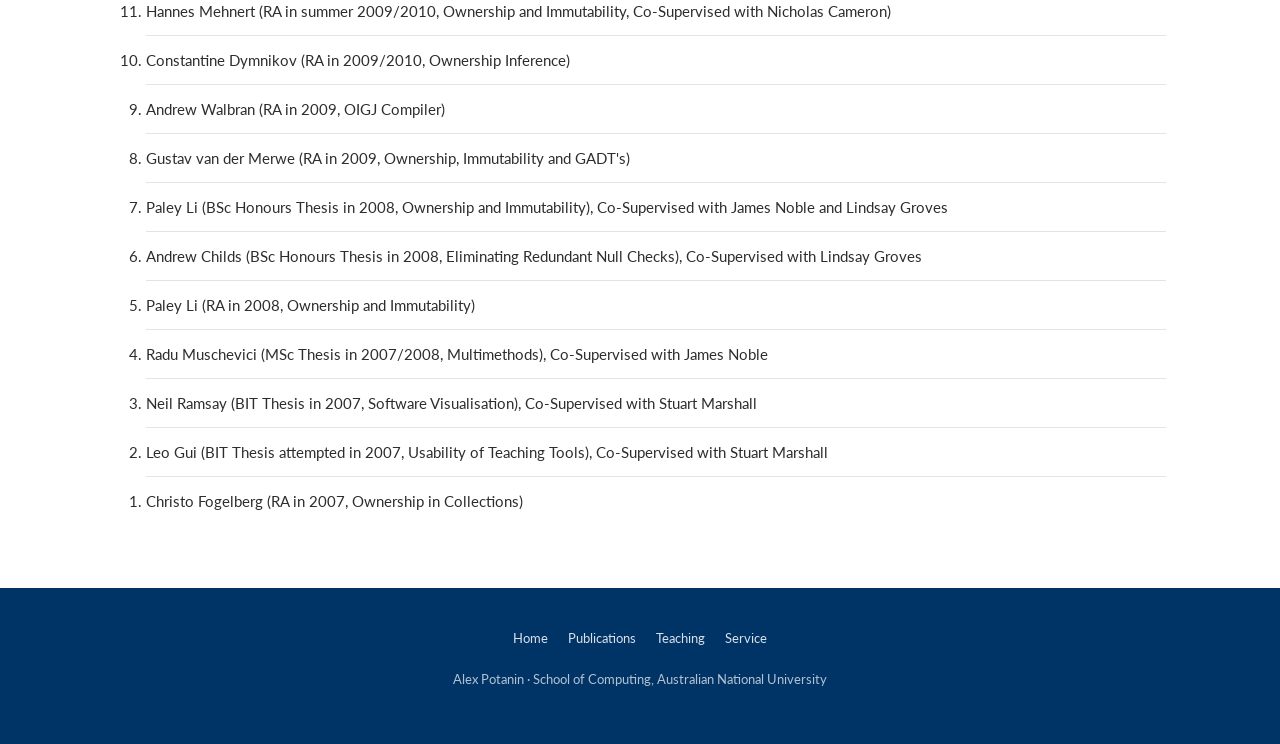
<file: students.html>
<!DOCTYPE html>
<html lang="en">
  <head>
    <title>Students - Alex Potanin</title>
    <meta charset="UTF-8">
    <meta name="viewport" content="width=device-width, initial-scale=1">
    <meta property="og:title" content="Students - Alex Potanin">
    <meta property="og:description" content="Current and past research students supervised by Alex Potanin at ANU.">
    <meta property="og:image" content="https://potanin.github.io/images/og-image.png">
    <meta property="og:url" content="https://potanin.github.io/students.html">
    <meta property="og:type" content="website">
    <meta name="twitter:card" content="summary_large_image">
    <meta name="twitter:image" content="https://potanin.github.io/images/og-image.png">
    <link rel="stylesheet" href="https://www.w3schools.com/w3css/4/w3.css">
    <link rel="stylesheet" href="https://fonts.googleapis.com/css?family=Lato:300,400,600,700&display=swap">
    <link rel="stylesheet" href="https://cdnjs.cloudflare.com/ajax/libs/font-awesome/4.7.0/css/font-awesome.min.css">
    <link rel="stylesheet" href="style.css">
  </head>
  <body>

    <!-- Navbar -->
    <div class="w3-top">
      <div class="w3-bar" id="myNavbar">
        <a class="w3-bar-item w3-button w3-hide-medium w3-hide-large w3-right"
           href="javascript:void(0);"
           onclick="toggleFunction()"
           title="Toggle Navigation Menu">
          <i class="fa fa-bars"></i>
        </a>
        <a href="./" class="w3-bar-item w3-button">HOME</a>
        <a href="./students.html" class="w3-bar-item w3-button w3-hide-small nav-active"><i class="fa fa-users"></i> STUDENTS</a>
        <a href="./publications.html" class="w3-bar-item w3-button w3-hide-small"><i class="fa fa-file-text-o"></i> PUBLICATIONS</a>
        <a href="./teaching.html" class="w3-bar-item w3-button w3-hide-small"><i class="fa fa-graduation-cap"></i> TEACHING</a>
        <a href="./committees.html" class="w3-bar-item w3-button w3-hide-small"><i class="fa fa-institution"></i> SERVICE</a>
        <a href="./files/CVAcademiaAlexPotanin.pdf" class="w3-bar-item w3-button w3-hide-small"><i class="fa fa-file-pdf-o"></i> CV (ACADEMIA)</a>
        <a href="./files/CVIndustryAlexPotanin.pdf" class="w3-bar-item w3-button w3-hide-small"><i class="fa fa-file-pdf-o"></i> CV (INDUSTRY)</a>
        <a href="mailto:alex.potanin@anu.edu.au" class="w3-bar-item w3-button w3-hide-small"><i class="fa fa-envelope"></i> EMAIL</a>
      </div>
      <div id="navDemo" class="w3-bar-block w3-hide w3-hide-large w3-hide-medium">
        <a href="./students.html" class="w3-bar-item w3-button" onclick="toggleFunction()">STUDENTS</a>
        <a href="./publications.html" class="w3-bar-item w3-button" onclick="toggleFunction()">PUBLICATIONS</a>
        <a href="./teaching.html" class="w3-bar-item w3-button" onclick="toggleFunction()">TEACHING</a>
        <a href="./committees.html" class="w3-bar-item w3-button" onclick="toggleFunction()">SERVICE</a>
        <a href="./files/CVAcademiaAlexPotanin.pdf" class="w3-bar-item w3-button" onclick="toggleFunction()">CV (ACADEMIA)</a>
        <a href="./files/CVIndustryAlexPotanin.pdf" class="w3-bar-item w3-button" onclick="toggleFunction()">CV (INDUSTRY)</a>
        <a href="mailto:alex.potanin@anu.edu.au" class="w3-bar-item w3-button" onclick="toggleFunction()">EMAIL</a>
      </div>
    </div>

    <!-- Page Header -->
    <div class="page-header">
      <div class="container">
        <h1>Students</h1>
      </div>
    </div>

    <!-- Summary -->
    <div class="section">
      <div class="container">
        <div class="bio-text" style="max-width: none; text-align: justify;">
          <p>I am committed to mentoring the next generation of computer scientists and take great pride in the careers my students have gone on to build. I have supervised over 80 students at all levels - from undergraduate research projects to postdoctoral researchers - across The Australian National University (ANU), Victoria University of Wellington (VUW), Carnegie Mellon University (CMU), Karlsruhe Institute of Technology (KIT), and Iowa State University of Science and Technology (ISU). My former students and collaborators have gone on to positions at leading companies and universities, including Dr <a href="https://nz.linkedin.com/in/julian-mackay-129281a5">Julian Mackay</a> (Verification Engineer at Kry10; formerly Lecturer at Victoria University of Wellington and MBIE Science Whitinga Fellow), Dr <a href="https://www.nottingham.edu.my/Science/People/radu.muschevici">Radu Muschevici</a> (Assistant Professor, University of Nottingham Malaysia),  Dr <a href="https://amosr.amospheric.com/">Amos Robinson</a> (Computer Scientist, Microsoft), <a href="https://jlubin.net/">Justin Lubin</a> (PhD candidate, UC Berkeley), Dr <a href="https://www.linkedin.com/in/daryamelicher">Darya Melicher</a> (Product Manager, San Francisco Bay Area; previously Google), Dr <a href="https://palez.github.io/">Paley Li</a> (Postdoc, Czech Technical University with Jan Vitek), Dr <a href="https://hannes.robur.coop/About">Hannes Mehnert</a> (Co-founder, Robur cooperative), <a href="https://www.linkedin.com/in/felix-shi-nz/">Felix Shi</a> (Senior Security Architect, Xero), <a href="https://github.com/GSam">Garming Sam</a> (Security Platform Engineer, Westpac NZ), and <a href="https://www.linkedin.com/in/constantine-dymnikov-b11a7433/">Constantine Dymnikov</a> (Solutions Architect, NZ Ministry of Justice).</p>

          <p>As Associate Director of HDR at the ANU School of Computing (2023 - 2025), I managed admissions, supervision, and progress for over 200 PhD students. I created a monitoring app to proactively track student progress and wellbeing, revamped the <a href="https://comp.anu.edu.au/study/research/">admissions and scholarship process</a>, and ensured regular six-monthly reviews across all research clusters. Previously, as Postgraduate Coordinator at VUW (2012 - 2016), I chaired every PhD proposal meeting and managed all thesis student matters across an interdisciplinary research programme, earning a commendation from the BE Review Panel in 2016.</p>
        </div>
      </div>
    </div>

    <!-- Current Students -->
    <div class="section section-alt">
      <div class="container">
        <!-- Join Us CTA -->
        <div class="cta-box">
          <h3>Interested in Joining the Group?</h3>
          <p><strong>I am unable to accept any new students at the moment, as my group has reached its maximum capacity.</strong> Please enquire again in 2029. Until then I will not be able to reply to requests for supervision, sorry. In the meantime, please see the <a href="https://comp.anu.edu.au/study/research/available-supervisors/">other available supervisors</a> at the ANU School of Computing.</p>
          <p><strong>External applicants:</strong> for me to consider you (and reply), the first paragraph of your email must name at least one referee who knows you, is willing to provide a reference, and has published at one of the four major <a href="https://www.acm.org/">ACM</a> <a href="https://www.sigplan.org/">SIGPLAN</a> conferences (<a href="https://www.sigplan.org/Conferences/POPL/">POPL</a>, <a href="https://www.sigplan.org/Conferences/PLDI/">PLDI</a>, <a href="https://www.sigplan.org/Conferences/ICFP/">ICFP</a>, or <a href="https://www.sigplan.org/Conferences/OOPSLA/">OOPSLA</a>) or a similarly strong venue such as <a href="https://i-cav.org/">CAV</a>; emails without this are filed away without a response. Students already at my institution are exempt &mdash; just email me or come and chat in person.</p>
          <a href="./phd.html" class="cta-btn">How to Apply</a>
          <a href="https://www.anu.edu.au/study/scholarships/find-a-scholarship/anu-phd-scholarships" class="cta-btn">ANU PhD Scholarships</a>
        </div>

        <h3>Primary Supervisor</h3>

        <div class="card-grid-2">
          <div class="card student-card primary-supervisor">
            <img src="./images/yan-liu.jpg" alt="Yan Liu" class="student-photo">
            <div class="student-name"><a href="https://emmayanliu.bitbucket.io/">Yan Liu</a></div>
            <div class="student-topic"><a href="https://fiducia-lang.github.io/">Fiducia</a></div>
            <div class="student-meta">Research Fellow (Postdoc), ANU, 2025 - 2027</div>
          </div>

          <div class="card student-card primary-supervisor">
            <img src="./images/sasha-pak.jpg" alt="Sasha Pak" class="student-photo">
            <div class="student-name">Sasha Pak</div>
            <div class="student-topic">Partial Borrows in Rust Verified with Mechanised Aeneas</div>
            <div class="student-meta">PhD 2024 - 2027 | Co-supervised with <a href="https://ilyasergey.net/">Ilya Sergey</a> (NUS), <a href="https://fabian.muehlboeck.name/#about">Fabian Muehlboeck</a></div>
          </div>

          <div class="card student-card primary-supervisor">
            <img src="./images/abolfazl-sharifi.jpg" alt="Abolfazl Sharifi" class="student-photo">
            <div class="student-name">Abolfazl Sharifi</div>
            <div class="student-topic">Verification of Concurrent Data Structures in Rust using Iris</div>
            <div class="student-meta">PhD 2026 - 2030 | Co-supervised with <a href="https://comp.anu.edu.au/people/ranald-clouston/">Ranald Clouston</a>, <a href="https://ecs.wgtn.ac.nz/Main/LindsayGroves">Lindsay Groves</a> (VUW)</div>
          </div>

          <div class="card student-card primary-supervisor">
            <img src="./images/edwin-singh.jpg" alt="Edwin Singh" class="student-photo">
            <div class="student-name">Edwin Singh</div>
            <div class="student-topic">Why Language Designers Do Modules The Way They Do (Grounded Theory Study)</div>
            <div class="student-meta">PhD 2022 - 2028 (part time) | Co-supervised with <a href="https://people.wgtn.ac.nz/jennifer.ferreira">Jennifer Ferreira</a> (VUW), <a href="https://comp.anu.edu.au/people/alwen-tiu/">Alwen Tiu</a></div>
          </div>

          <div class="card student-card primary-supervisor">
            <div class="student-name">Matthew Richards</div>
            <div class="student-topic">To Be Confirmed</div>
            <div class="student-meta">PhD 2027 - 2030 | Co-supervised with <a href="https://emmayanliu.bitbucket.io/">Yan Liu</a>, <a href="https://comp.anu.edu.au/people/michael-norrish/">Michael Norrish</a></div>
          </div>

          <div class="card student-card primary-supervisor">
            <img src="./images/jack-hackshaw.jpg" alt="Jack Hackshaw" class="student-photo">
            <div class="student-name">Jack Hackshaw</div>
            <div class="student-topic">To Be Confirmed</div>
            <div class="student-meta">PhD 2027 - 2030 | Co-supervised with <a href="https://emmayanliu.bitbucket.io/">Yan Liu</a>, <a href="https://comp.anu.edu.au/people/michael-norrish/">Michael Norrish</a></div>
          </div>

          <div class="card student-card primary-supervisor">
            <div class="student-name">Charlotte Fulham</div>
            <div class="student-topic">Verified Parser in Rust for Fiducia</div>
            <div class="student-meta">Honours (3rd-year project) 2026 S2 - 2027 S1 | Co-supervised with <a href="https://emmayanliu.bitbucket.io/">Yan Liu</a></div>
          </div>
        </div>

        <h3 style="margin-top: 32px;">Supervisory Panel Member (Not Primary Supervisor)</h3>

        <div class="card-grid-2">
          <div class="card student-card">
            <img src="./images/haoyu-wu.png" alt="Haoyu Wu" class="student-photo">
            <div class="student-name"><a href="https://cocodery.github.io/">Haoyu Wu</a></div>
            <div class="student-topic">Nomnom Type Checking</div>
            <div class="student-meta">PhD 2025 - 2028 | Primary supervisor: <a href="https://fabian.muehlboeck.name/#about">Fabian Muehlboeck</a></div>
          </div>

          <div class="card student-card">
            <img src="./images/carlo-zancanaro.jpg" alt="Carlo Zancanaro" class="student-photo">
            <div class="student-name">Carlo Zancanaro</div>
            <div class="student-topic">Gradual Typing and Type Polymorphism</div>
            <div class="student-meta">PhD 2026 - 2029 | Primary supervisor: <a href="https://fabian.muehlboeck.name/#about">Fabian Muehlboeck</a></div>
          </div>

          <div class="card student-card">
            <div class="student-name">Julia Gro&szlig;</div>
            <div class="student-topic">Energy Trading in Blockchains</div>
            <div class="student-meta">PhD 2024 - 2030 (part time, ANU) | Primary supervisor: <a href="https://people.wgtn.ac.nz/Ramesh.Rayudu">Ramesh Rayudu</a> (VUW); with <a href="https://people.wgtn.ac.nz/jennifer.ferreira">Jennifer Ferreira</a> (VUW)</div>
          </div>

          <div class="card student-card">
            <img src="./images/maximilian-kodetzki.jpg" alt="Maximilian Kodetzki" class="student-photo">
            <div class="student-name">Maximilian Kodetzki</div>
            <div class="student-topic">X-by-Construction</div>
            <div class="student-meta">PhD 2024 - 2030 (KIT) | Primary supervisor: <a href="https://tva.kastel.kit.edu/english/team_schaefer.php">Ina Schaefer</a></div>
          </div>

          <div class="card student-card">
            <div class="student-name">Jakob Jarebica</div>
            <div class="student-topic">Formalisation of Pancake by Construction with Real World Driver Examples</div>
            <div class="student-meta">PhD 2026 - 2032 (KIT) | Primary supervisor: <a href="https://tva.kastel.kit.edu/english/team_schaefer.php">Ina Schaefer</a>; with <a href="https://comp.anu.edu.au/people/michael-norrish/">Michael Norrish</a></div>
          </div>

        </div>

      </div>
    </div>

    <!-- Completed Students -->
    <div class="section">
      <div class="container">
        <h2 class="section-title">Completed Students</h2>

        <ol class="styled-list numbered" reversed>
          <li>Billy Jaffray (Honours 2026), Verifying Lock Free Data Structures using Verus</li>
          <li>Alyssa Herald (Honours 2025 - 2026), Co-Supervised with <a href="https://comp.anu.edu.au/people/alwen-tiu/">Alwen Tiu</a>, Security of Capabilities in CHERI</li>
          <li>Charlotte Fulham (RA, June - September 2026), Fiducia Microkit Backend,
            Co-Supervised with <a href="https://emmayanliu.bitbucket.io/">Yan Liu</a></li>
          <li>N Shalini Srinivasan (RA, June - August 2026), Fiducia Model Checking,
            Co-Supervised with <a href="https://emmayanliu.bitbucket.io/">Yan Liu</a></li>
          <li>David Young (PhD 2023 - 2026, part time, Kansas), PCM's for Abstracted Layouts across Multiple Fields: from Heaps to Quantum</li>
          <li>Jack Hackshaw (Honours 2025 - 2026), Pancake in Loom in Lean</li>
          <li>Rishita Sarkar (BAC R&amp;D 2025 - 2026), Quantum Computing Testing,
            Co-Supervised with <a href="https://faculty.sites.iastate.edu/liyili2/">Liyi Li</a></li>
          <li>Libby Boas (PhB ASC 2025 - 2026), Quantum Computing Distributed Computation,
            Co-Supervised with <a href="https://faculty.sites.iastate.edu/liyili2/">Liyi Li</a></li>
          <li>Charlotte Fulham (Engineering ASC 2026 S1), Fiducia to Microkit Bridge Implementation,
            Co-Supervised with <a href="https://emmayanliu.bitbucket.io/">Yan Liu</a></li>
          <li><a href="https://zarahassan.me/">Zara Hassan</a> (PhD 2023 - 2025), Reproducibility Debt in Scientific Software,
            Co-Supervised with <a href="https://ctreude.ca/">Christoph Treude</a> (SMU),
            <a href="https://comp.anu.edu.au/people/michael-norrish/">Michael Norrish</a>,
            <a href="https://togaware.com/">Graham Williams</a>,
            now working with the <a href="https://ardc.edu.au/">Australian Research Data Commons</a></li>
          <li>Fahimeh Hoseinnia (PhD 2023 - 2026 at VUW), Agricultural Pollution Data Marketplace and DAOs,
            Co-Supervised with <a href="https://people.wgtn.ac.nz/jennifer.ferreira">Jennifer Ferreira</a>,
            <a href="https://people.wgtn.ac.nz/James.Quilty">James Quilty</a>,
            now Data Analyst at Arthur D Riley &amp; Co, NZ</li>
          <li>Ari Gilchrist (ASC), Qiskit to QGen Translation</li>
          <li>Iko-Ojo Simon (PhD 2023 - 2025), Co-Supervised
            with <a href="https://comp.anu.edu.au/people/hanna-suominen/">Hanna
              Suominen</a>,
            <a href="https://comp.anu.edu.au/people/chirath-hettiarachchi/">Chirath
              Hettiarachchi</a>,
            and <a href="https://cmps.ok.ubc.ca/about/contact/fatemeh-hendijani-fard/">Fatemeh
              H. Fard</a> at UBC, Algorithmic Debt,
            now Postdoc at the University of S&atilde;o Paulo, Brazil</li>
          <li>Jakob Jarebica (Masters 2024 - 2025 at KIT), Co-Supervised
            with <a href="https://tva.kastel.kit.edu/english/team_schaefer.php">Ina Schaefer</a> and <a href="https://comp.anu.edu.au/people/michael-norrish/">Michael Norrish</a></li>
          <li>Matt Britton (Honours in 2024 - 2025), Rust Refactoring</li>
          <li>Dariy Guzairov (Honours in 2025), Co-Supervised with Alwen
	        Tiu, CHERI Exploits</li>
          <li>Nicholas Arvanitellis (ASC Project in 2025), Co-Supervised
	        with Alwen Tiu, Obfuscation Exploits</li>
          <li>Lachlan Graham (Honours in 2024), Co-Supervised
            with <a href="https://comp.anu.edu.au/people/alwen-tiu/">Alwen
              Tiu</a>, Capabilities from High Level to Hardware</li>
          <li>Zack Noyes (Honours in 2024), Co-Supervised
            with <a href="https://comp.anu.edu.au/people/alwen-tiu/">Alwen
              Tiu</a>, Information Flow</li>
          <li>Ziling Ouyang (Honours in 2024), Co-Supervised
	        with <a href="https://comp.anu.edu.au/people/fabian-muehlboeck/">Fabian
	          M&uuml;hlb&ouml;ck</a>, Using Redex for Safe Programming Languages
	        Research: A Case Study in System C</li>
          <li>Matthew Gates (BAC RnD Project in 2024 S2), Coq
            Formalisation of Tagged Objects</li>
          <li>Amos Robinson (Postdoc 2023 - 2025 at ANU), Higher Level
            Invariants with Lark</li>
          <li>Guanming Ou (Honours at ANU in 2023), Co-Supervised
            with <a href="https://comp.anu.edu.au/people/fabian-muehlboeck/">Fabian
              M&uuml;hlb&ouml;ck</a>
            and <a href="http://www.cs.cmu.edu/~aldrich/">Jonathan
              Aldrich</a> at CMU, Abstract and Algebraic Effects in Wyvern
            (Theory)</li>
          <li>Ziling Ouyang (Third Year Project at ANU in 2023),
            Co-Supervised
            with <a href="https://comp.anu.edu.au/people/fabian-muehlboeck/">Fabian
            M&uuml;hlb&ouml;ck</a>
            and <a href="http://www.cs.cmu.edu/~aldrich/">Jonathan
            Aldrich</a> at CMU, Abstract and Algebraic Effects in Wyvern
            (Implementation)</li>
          <li>Richard Susilo (Honours at ANU in 2023), Co-Supervised
            with <a href="https://comp.anu.edu.au/people/fabian-muehlboeck/">Fabian
              M&uuml;hlb&ouml;ck</a>, IDE-Driven Partial Semantics for Wyvern</li>
          <li>Jaxon Kneipp (Honours at ANU in 2023), Co-Supervised
            with <a href="https://earthsciences.anu.edu.au/people/academics/dr-michael-anenburg">Michael
              Anenburg</a>, Visualisation App for REM Discovery</li>
          <li>Aniket Shaha (RA via FRT 2023), Classification of CVE's to
            Identify the Use for Capability-Enabled Modules in Language
            Security</li>
          <li>Abhaas Goyal (Honours at ANU in 2022 - 2023), Co-Supervised
            with <a href="http://www.cs.cmu.edu/~aldrich/">Jonathan
              Aldrich</a> at CMU, Usability Study of Capable vs Incapable
            Modules</li>
          <li>Naisheng Liang (Honours at ANU in 2023), Breaking or Security
            of IntelliJ Plugins via Language Security Techniques</li>
          <li>Xinyi (Kayla) Li (RA via Google 2023), Co-Supervised
            with <a href="https://researchers.mq.edu.au/en/persons/matthew-roberts">Matthew
              Roberts</a> at Macquire University, Survey of FM Curriculum in
            Australasia</li>
          <li>Tobias Runge (PhD Thesis in 2019 - 2022 (based at KIT and
            formerly at TU Braunschweig), CbC with Ownership and Traits,
            Co-Supervised with <a href="https://tva.kastel.kit.edu/english/team_schaefer.php">Ina Schaefer</a> and Marco Servetto</li>
          <li>Leon Bowie (RA in 2021, 2022), AgriDataTrade
            Marketplace with N Leaching Sensor Network for NZ Farms</li>
          <li>Sophia Roshal (RA in 2021 and 2022 (based at CMU and
            Cornell)), Decidable Nominal Subtyping in Wyvern,
            Co-Supervised with Jonathan Aldrich</li>
          <li>Richard Susilo (Undergraduate Research Project in 2022 at
            ANU)</li>
          <li>Nik Bielski (PhD Thesis attempted in 2022 - 2023 (part time,
            suspended in 2023)), Co-Supervised
            with <a href="https://people.wgtn.ac.nz/bastiaan.kleijn">Bastiaan
            Kleijn</a> at VUW
            and <a href="https://www.canterbury.ac.nz/engineering/contact-us/people/thomas-li.html">Heyang
            (Thomas) Li</a> at UC</li>
          <li>Manish Singh (PhD Thesis attempted in 2017 - 2022 (part
            time, suspended in 2021)), Lock Free Balanced BST's,
            Co-Supervised
            with <a href="https://ecs.wgtn.ac.nz/Main/LindsayGroves">Lindsay
            Groves</a></li>
          <li>Rowan Rathod (ENGR489 attempted in 2021), Automated Farm Sensing on a
            Robonomics Platform</li>
          <li>Samantha Hau (ENGR489 in 2021), WFA Events App</li>
          <li>Dominic Tjiptono (ENGR489 in 2021), Haskell in the Real World,
            Co-Supervised
            with <a href="https://people.wgtn.ac.nz/james.noble">James
              Noble</a></li>
          <li>Maxwell Clarke (2020/2021 Summer RA based at VUW), Wyvern
            Effects and FFI</li>
          <li>Timothy Mou (2020 Summer RA based at CMU), Wyvern Decidable
            Nominal Type Member Subtyping Implementation, Co-Supervised
            with <a href="http://www.cs.cmu.edu/~aldrich/">Jonathan Aldrich
              (CMU)</a></li>
          <li>Anlun Xu (Masters at CMU in 2020), Bounded Abstract Effects,
            Co-Supervised
            with <a href="http://www.cs.cmu.edu/~aldrich/">Jonathan Aldrich
              (CMU)</a></li>
          <li>Carl Bennett (ENGR489 in 2019), A Study In Mobile App and Web
            Frameworks</li>
          <li>Cameron Laing (ENGR489 in 2019), Reproducing an Existing
            Empirical PL or SE Study</li>
          <li>Billy Zhu (Masters at CMU in 2018/2019), Nominal Type Members, Co-Supervised
            with <a href="http://www.cs.cmu.edu/~aldrich/">Jonathan Aldrich
              (CMU)</a></li>
          <li>Henry Nelson (2018 Summer RA based at CMU), Wyvern JavaScript
            Backend and Bytecode, Co-Supervised
            with <a href="http://www.cs.cmu.edu/~aldrich/">Jonathan Aldrich
              (CMU)</a></li>
          <li>Justin Lubin (2018 Summer RA based at CMU), Wyvern Effects,
            Co-Supervised
            with <a href="http://www.cs.cmu.edu/~aldrich/">Jonathan Aldrich
              (CMU)</a></li>
          <li>Andre Westerlund (ENGR489 in 2018), Wyvern Secure Web
            Server, Co-Supervised with <a href="http://www.cs.cmu.edu/~aldrich/">Jonathan Aldrich
              (CMU)</a></li>
          <li>Tu Dinh (ENGR489 in 2018), Wyvern REPL, Co-Supervised
            with <a href="http://www.cs.cmu.edu/~aldrich/">Jonathan Aldrich
              (CMU)</a></li>
          <li>Zacary Paynter (ENGR489 in 2018, Co-Supervised with Lindsay
            Groves), Non Blocking Priority Queues Review and Performance
            Comparison</li>
          <li>Miten Chauhan (ENGR489 in 2017), Industrial Project with PlanIT</li>
          <li>Neel Patel (ENGR489 in 2017), Industrial Project with
            PlanIT</li>
          <li>Callum Gil (ENGR489 in 2017), Industrial Project with Haunt</li>
          <li>Baptiste Pauget (RA in February - July 2017, Whiley to FPGA,
            Co-Supervised with David Pearce)</li>
          <li>Aaron Craig (COMP489 2016/2017, Effects and Capabilities in
            Wyvern, Co-Supervised with Jonathan Aldrich from CMU and Lindsay
            Groves)</li>
          <li>Robbie McKinstry (RA based at CMU in 2016, Wyvern
            Implementation, Co-Supervised with Jonathan Aldrich from CMU)</li>
          <li>Luke Inkster (ENGR489 in 2016, Inheritance vs Delegation Study,
            Co-Supervised with James Noble)</li>
          <li>Daniel Campbell (COMP489 in 2016, Macros in Rust, Co-Supervised
            with Nick Cameron from Mozilla Corporation)</li>
          <li>Aaron Craig (Summer RA in 2015/2016, Verification Support for
            Wyvern, Co-Supervised with Jonathan Aldrich from CMU and Lindsay
            Groves)</li>
          <li>Daniel Campbell (Summer RA in 2015/2016, Tool Support for Macros
            in Rust, Co-Supervised with Nick Cameron from Mozilla
            Corporation)</li>
          <li>Garming Sam (BE Honours in 2015, Refactorings in Rust,
            Co-Supervised with Nick Cameron from Mozilla Corporation)</li>
          <li>Jui Deshpande (BE Honours in 2015, Automatic Data Quality
            Analysis Tool for Airways NZ), Co-Supervised
            with Hui
              Ma</li>
          <li>Mate Antunovic (BE Honours attempted in 2015, RR, Co-Supervised with
            Robert O'Callahan from Mozilla Corporation)</li>
          <li>Julian Mackay (PhD Thesis in 2015 - 2019, Wyvern Type Members),
            Co-Supervised
            with <a href="http://www.cs.cmu.edu/~aldrich/">Jonathan Aldrich
              (CMU)</a>
            and Lindsay
              Groves</li>
          <li>Darya Melicher (PhD Thesis in 2013 - 2019, Wyvern Modules, CMU),
            Primary Supervisor
            is <a href="http://www.cs.cmu.edu/~aldrich/">Jonathan Aldrich
              (CMU)</a></li>
          <li>Troy Shaw (BE Honours Thesis in 2014, Tagged Types
            Implementation for Wyvern)</li>
          <li>Tim Sullivan (BSc Honours Thesis in 2014, Interpreter for
            Grace), Co-Supervised
            with James
              Noble</li>
          <li>Ahmed Khalifa (PhD Thesis from 2010 to 2013, Ownership and Immutability in the Real World), Co-Supervised
            with James
              Noble</li>
          <li>Morgan Atkins (MSc Thesis in 2012, Survey of Concurrency
            Features in OO Programming Languages), Co-Supervised
            with Lindsay
              Groves</li>
          <li>Julian Mackay (MSc Thesis in 2012, Mechanised Theorem Proving in
            COQ for Ownership and Immutability), Co-Supervised
            with Lindsay
              Groves</li>
          <li>Morgan Atkins (RA in summer 2010/2011, X10 Programming Language
            and Clocked References)</li>
          <li>Morgan Atkins (BSc Honours Thesis in 2011, X10 Programming
            Language)</li>
          <li>Julian Mackay (BSc Honours Thesis in 2011, Mechanised Theorem
            Proving in COQ), Co-Supervised
            with Lindsay
              Groves</li>
          <li>Felix Shi (BE 400-level Thesis in 2011, JavaScript Type
            Inference), Co-Supervised
            with Lindsay
              Groves</li>
          <li>Jan Larres (MSc Thesis in 2011, Performance Variations
            Analysis in Mozilla Firefox), Co-Supervised
            with Yuichi
              Hirose</li>
          <li>Constantine Dymnikov (MSc Thesis in 2011, Modular
            Ownership Inference), Co-Supervised
            with David
              Pearce</li>
          <li>Hien Tran (BE 400-level Thesis in 2010, Automated Analysis of
            Map Labelling for GIS Users), Co-Supervised
            with Mairead
              de Roiste from SGEES</li>
          <li>Hannes Mehnert (RA in summer 2009/2010, Ownership and
            Immutability, Co-Supervised
            with Nicholas
              Cameron)</li>
          <li>Constantine Dymnikov (RA in 2009/2010, Ownership Inference)</li>
          <li>Andrew Walbran (RA in 2009, OIGJ Compiler)</li>
          <li>Gustav van der Merwe (RA in 2009, Ownership, Immutability and
            GADT's)</li>
          <li>Paley Li (BSc Honours Thesis in 2008, Ownership and
            Immutability), Co-Supervised
            with James
              Noble
            and Lindsay
              Groves</li>
          <li>Andrew Childs (BSc Honours Thesis in 2008, Eliminating Redundant
            Null Checks), Co-Supervised
            with Lindsay
              Groves</li>
          <li>Paley Li (RA in 2008, Ownership and Immutability)</li>
          <li>Radu Muschevici (MSc Thesis in 2007/2008, Multimethods),
            Co-Supervised
            with James
              Noble</li>
          <li>Neil Ramsay (BIT Thesis in 2007, Software Visualisation),
            Co-Supervised
            with Stuart
              Marshall</li>
          <li>Leo Gui (BIT Thesis attempted in 2007, Usability of Teaching
            Tools), Co-Supervised
            with Stuart
              Marshall</li>
          <li>Christo Fogelberg (RA in 2007, Ownership in Collections)</li>
        </ol>
      </div>
    </div>

    <!-- Footer -->
    <footer class="site-footer">
      <div class="container">
        <div class="footer-links">
          <a href="./">Home</a>
          <a href="./publications.html">Publications</a>
          <a href="./teaching.html">Teaching</a>
          <a href="./committees.html">Service</a>
        </div>
        <p>Alex Potanin &middot; School of Computing, Australian National University</p>
      </div>
    </footer>

    <script>
      window.onscroll = function() {myFunction()};
      function myFunction() {
        var navbar = document.getElementById("myNavbar");
        if (document.body.scrollTop > 10 || document.documentElement.scrollTop > 10) {
          navbar.classList.add("scrolled");
        } else {
          navbar.classList.remove("scrolled");
        }
      }

      function toggleFunction() {
        var x = document.getElementById("navDemo");
        if (x.className.indexOf("w3-show") == -1) {
          x.className += " w3-show";
        } else {
          x.className = x.className.replace(" w3-show", "");
        }
      }
    </script>

  </body>
</html>
</file>
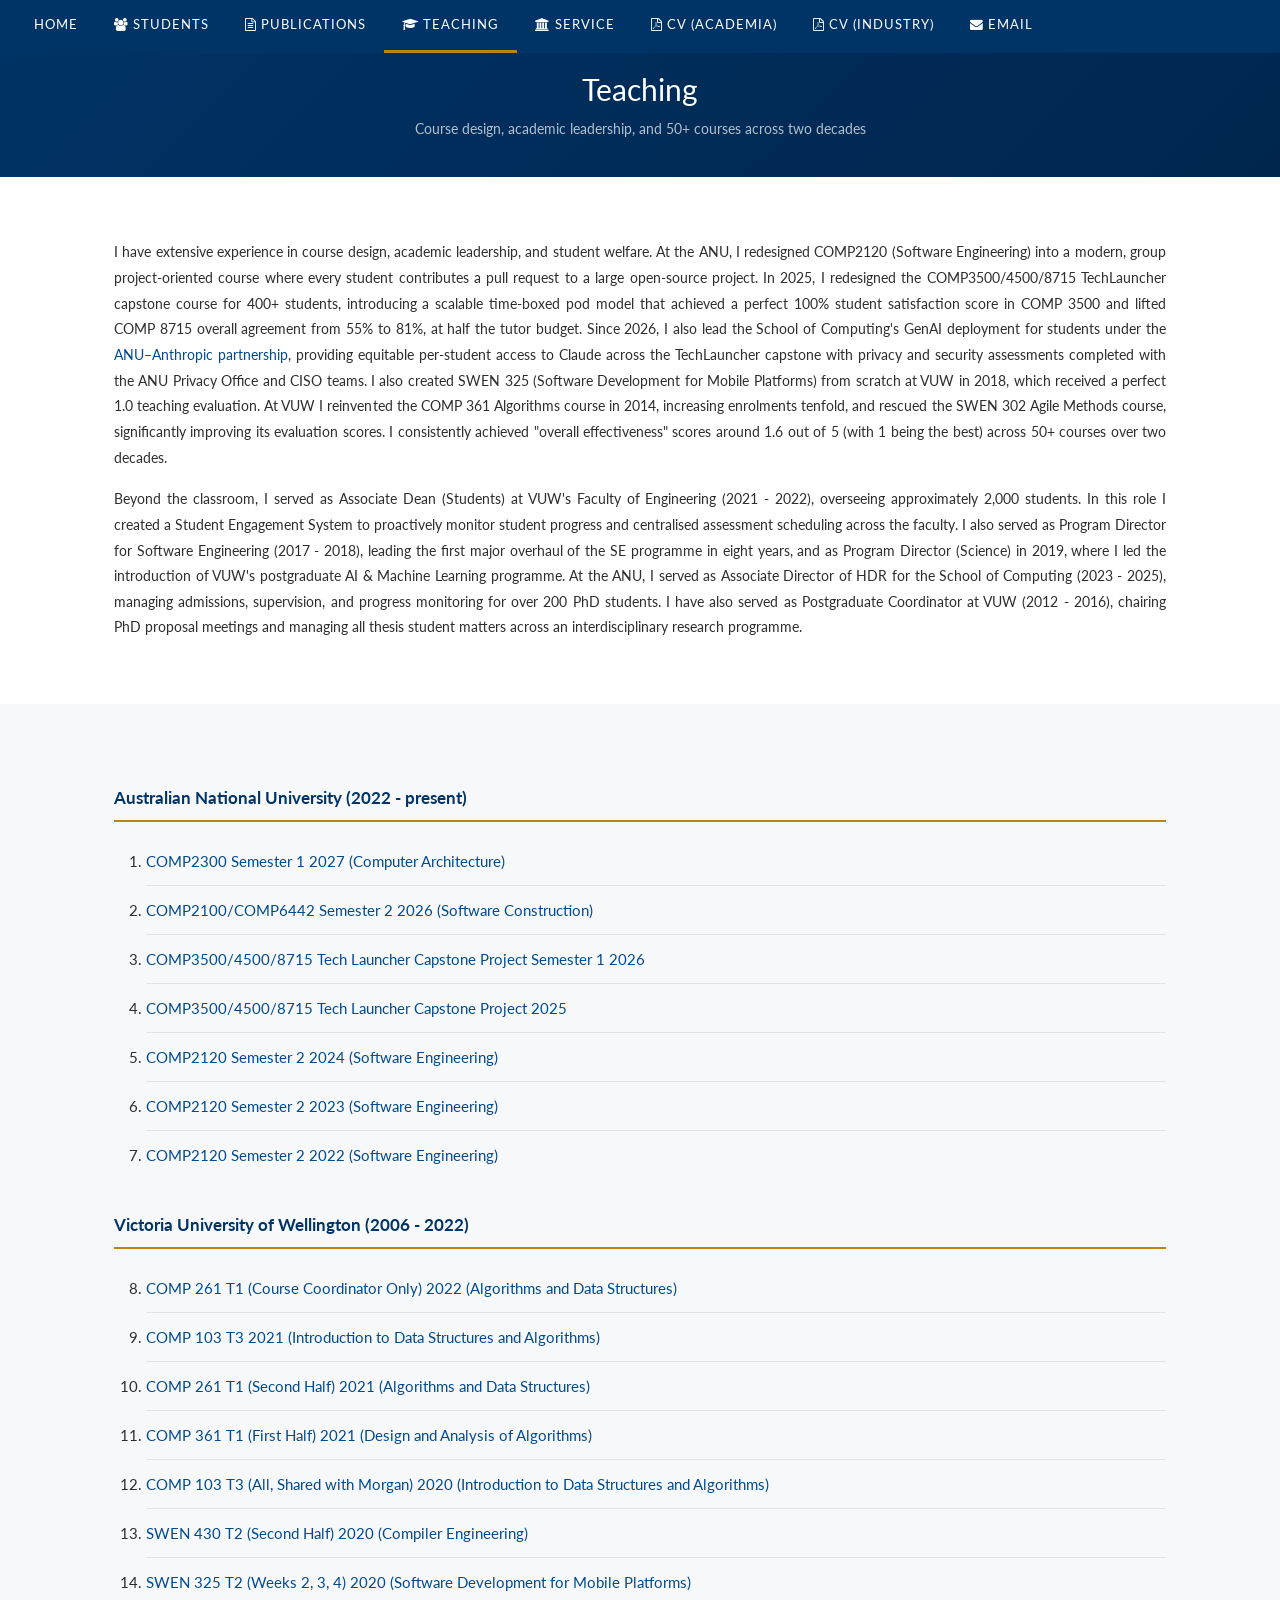
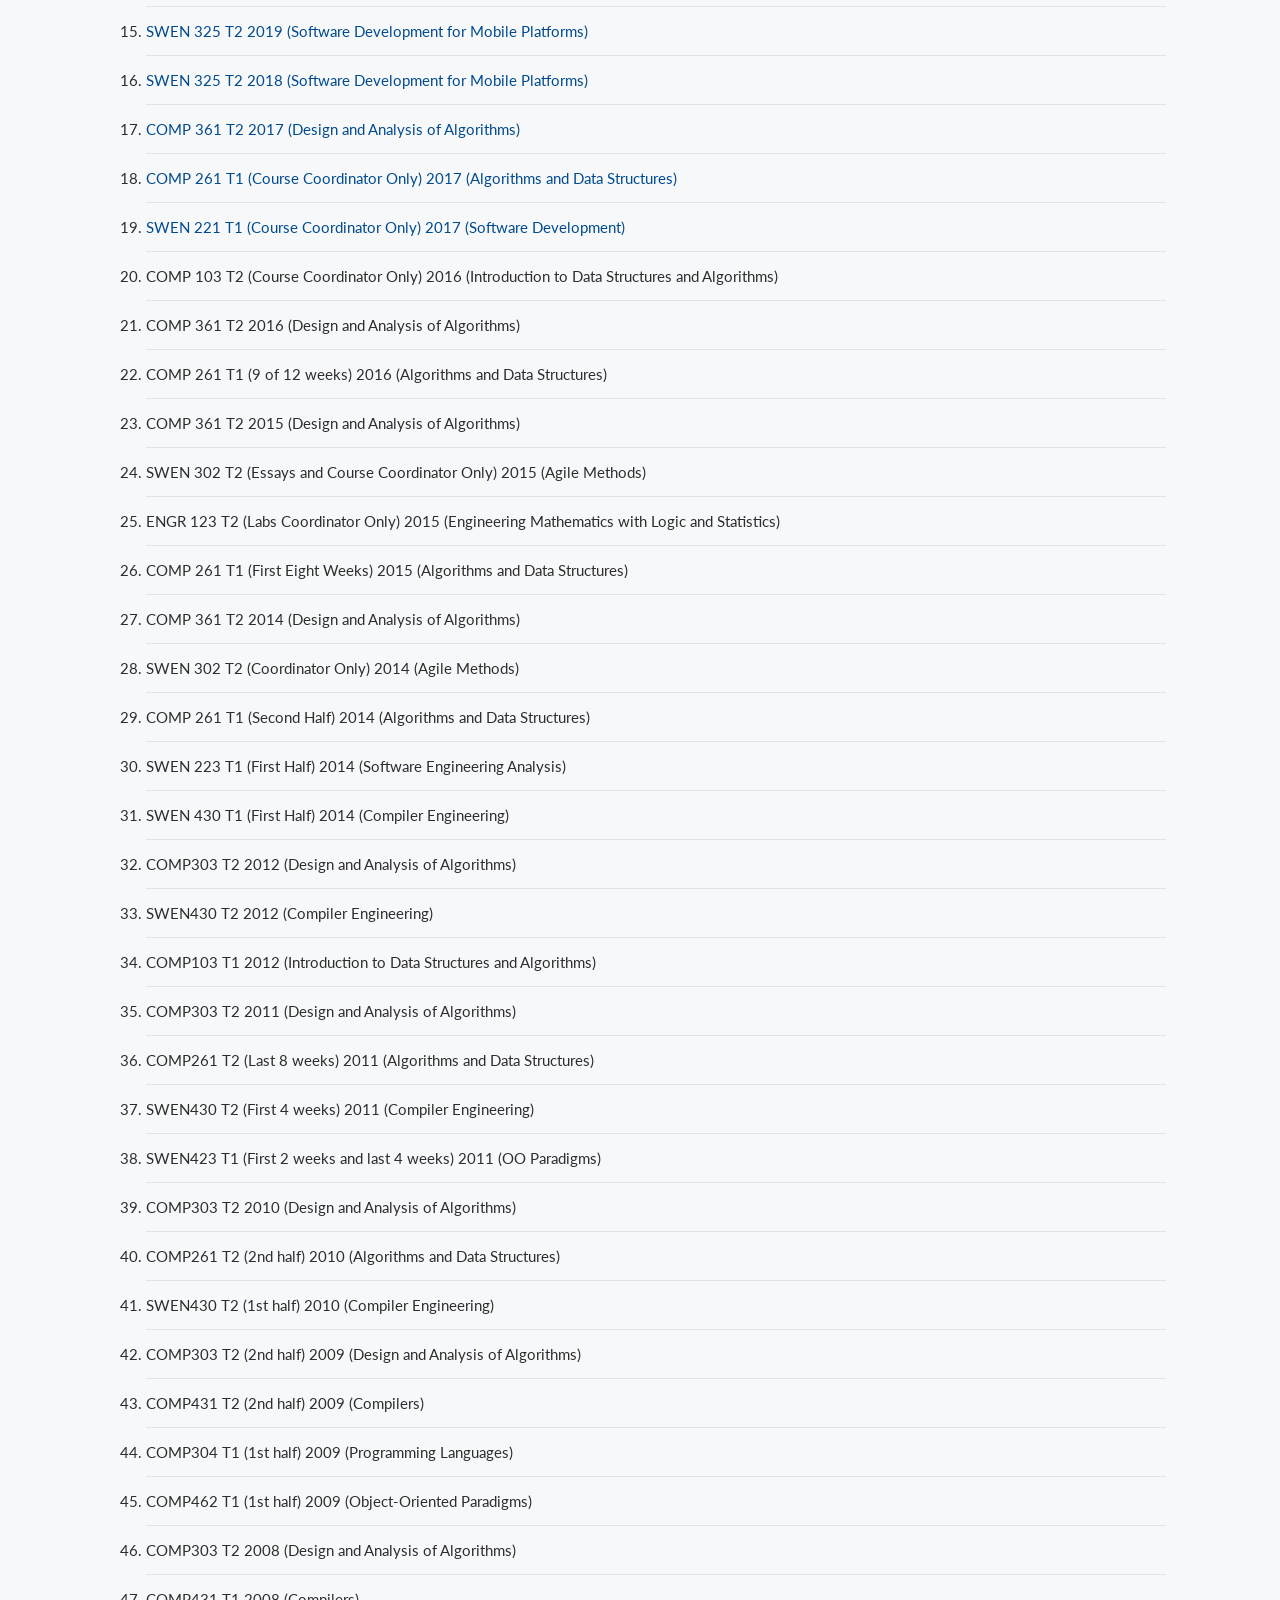
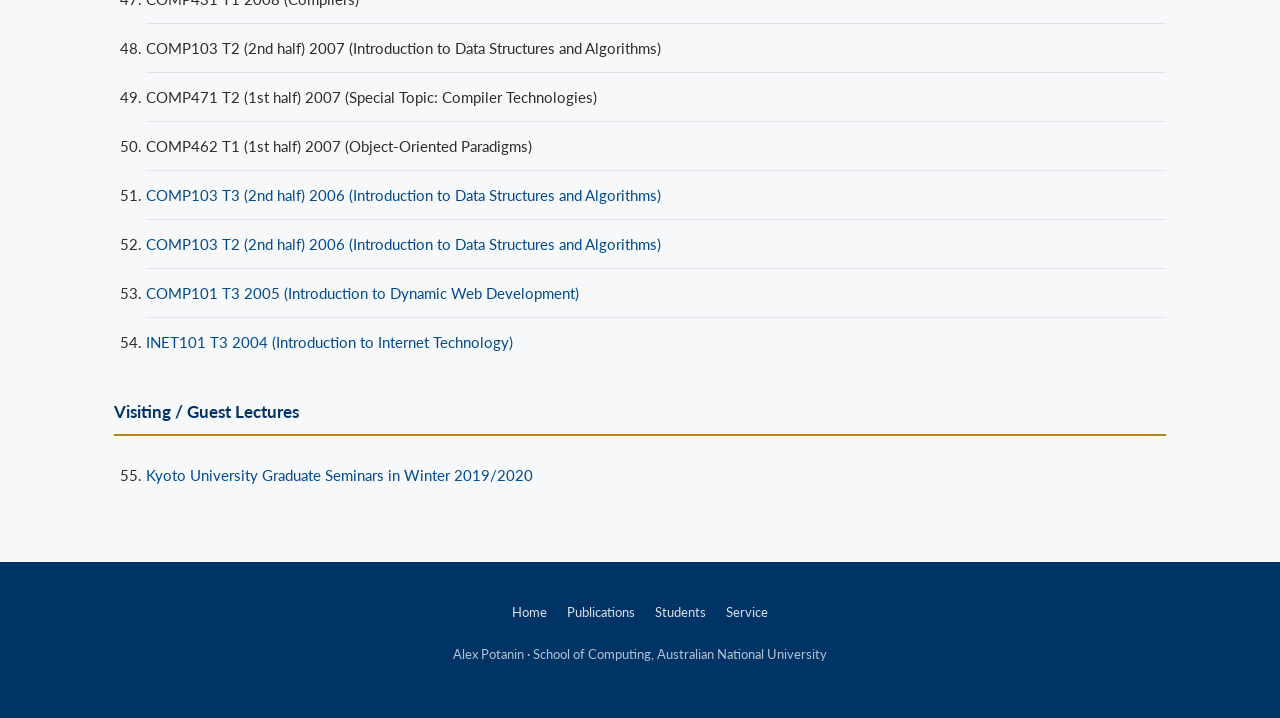
<file: teaching.html>
<!DOCTYPE html>
<html lang="en">
  <head>
    <title>Teaching - Alex Potanin</title>
    <meta charset="UTF-8">
    <meta name="viewport" content="width=device-width, initial-scale=1">
    <meta property="og:title" content="Teaching - Alex Potanin">
    <meta property="og:description" content="Courses taught by Alex Potanin at ANU, VUW, and as visiting faculty.">
    <meta property="og:image" content="https://potanin.github.io/images/og-image.png">
    <meta property="og:url" content="https://potanin.github.io/teaching.html">
    <meta property="og:type" content="website">
    <meta name="twitter:card" content="summary_large_image">
    <meta name="twitter:image" content="https://potanin.github.io/images/og-image.png">
    <link rel="stylesheet" href="https://www.w3schools.com/w3css/4/w3.css">
    <link rel="stylesheet" href="https://fonts.googleapis.com/css?family=Lato:300,400,600,700&display=swap">
    <link rel="stylesheet" href="https://cdnjs.cloudflare.com/ajax/libs/font-awesome/4.7.0/css/font-awesome.min.css">
    <link rel="stylesheet" href="style.css">
  </head>
  <body>

    <!-- Navbar -->
    <div class="w3-top">
      <div class="w3-bar" id="myNavbar">
        <a class="w3-bar-item w3-button w3-hide-medium w3-hide-large w3-right"
           href="javascript:void(0);"
           onclick="toggleFunction()"
           title="Toggle Navigation Menu">
          <i class="fa fa-bars"></i>
        </a>
        <a href="./" class="w3-bar-item w3-button">HOME</a>
        <a href="./students.html" class="w3-bar-item w3-button w3-hide-small"><i class="fa fa-users"></i> STUDENTS</a>
        <a href="./publications.html" class="w3-bar-item w3-button w3-hide-small"><i class="fa fa-file-text-o"></i> PUBLICATIONS</a>
        <a href="./teaching.html" class="w3-bar-item w3-button w3-hide-small nav-active"><i class="fa fa-graduation-cap"></i> TEACHING</a>
        <a href="./committees.html" class="w3-bar-item w3-button w3-hide-small"><i class="fa fa-institution"></i> SERVICE</a>
        <a href="./files/CVAcademiaAlexPotanin.pdf" class="w3-bar-item w3-button w3-hide-small"><i class="fa fa-file-pdf-o"></i> CV (ACADEMIA)</a>
        <a href="./files/CVIndustryAlexPotanin.pdf" class="w3-bar-item w3-button w3-hide-small"><i class="fa fa-file-pdf-o"></i> CV (INDUSTRY)</a>
        <a href="mailto:alex.potanin@anu.edu.au" class="w3-bar-item w3-button w3-hide-small"><i class="fa fa-envelope"></i> EMAIL</a>
      </div>
      <div id="navDemo" class="w3-bar-block w3-hide w3-hide-large w3-hide-medium">
        <a href="./students.html" class="w3-bar-item w3-button" onclick="toggleFunction()">STUDENTS</a>
        <a href="./publications.html" class="w3-bar-item w3-button" onclick="toggleFunction()">PUBLICATIONS</a>
        <a href="./teaching.html" class="w3-bar-item w3-button" onclick="toggleFunction()">TEACHING</a>
        <a href="./committees.html" class="w3-bar-item w3-button" onclick="toggleFunction()">SERVICE</a>
        <a href="./files/CVAcademiaAlexPotanin.pdf" class="w3-bar-item w3-button" onclick="toggleFunction()">CV (ACADEMIA)</a>
        <a href="./files/CVIndustryAlexPotanin.pdf" class="w3-bar-item w3-button" onclick="toggleFunction()">CV (INDUSTRY)</a>
        <a href="mailto:alex.potanin@anu.edu.au" class="w3-bar-item w3-button" onclick="toggleFunction()">EMAIL</a>
      </div>
    </div>

    <!-- Page Header -->
    <div class="page-header">
      <div class="container">
        <h1>Teaching</h1>
        <p>Course design, academic leadership, and 50+ courses across two decades</p>
      </div>
    </div>

    <!-- Teaching Philosophy & Leadership -->
    <div class="section">
      <div class="container">
        <div class="bio-text" style="max-width: none; text-align: justify;">
          <p>I have extensive experience in course design, academic leadership, and student welfare. At the ANU, I redesigned COMP2120 (Software Engineering) into a modern, group project-oriented course where every student contributes a pull request to a large open-source project. In 2025, I redesigned the COMP3500/4500/8715 TechLauncher capstone course for 400+ students, introducing a scalable time-boxed pod model that achieved a perfect 100% student satisfaction score in COMP 3500 and lifted COMP 8715 overall agreement from 55% to 81%, at half the tutor budget. Since 2026, I also lead the School of Computing's GenAI deployment for students under the <a href="https://comp.anu.edu.au/news/2026/04/02/anu-partners-with-anthropic-to-strengthen-ai-research-and-teaching/">ANU&ndash;Anthropic partnership</a>, providing equitable per-student access to Claude across the TechLauncher capstone with privacy and security assessments completed with the ANU Privacy Office and CISO teams. I also created SWEN 325 (Software Development for Mobile Platforms) from scratch at VUW in 2018, which received a perfect 1.0 teaching evaluation. At VUW I reinvented the COMP 361 Algorithms course in 2014, increasing enrolments tenfold, and rescued the SWEN 302 Agile Methods course, significantly improving its evaluation scores. I consistently achieved "overall effectiveness" scores around 1.6 out of 5 (with 1 being the best) across 50+ courses over two decades.</p>

          <p>Beyond the classroom, I served as Associate Dean (Students) at VUW's Faculty of Engineering (2021 - 2022), overseeing approximately 2,000 students. In this role I created a Student Engagement System to proactively monitor student progress and centralised assessment scheduling across the faculty. I also served as Program Director for Software Engineering (2017 - 2018), leading the first major overhaul of the SE programme in eight years, and as Program Director (Science) in 2019, where I led the introduction of VUW's postgraduate AI &amp; Machine Learning programme. At the ANU, I served as Associate Director of HDR for the School of Computing (2023 - 2025), managing admissions, supervision, and progress monitoring for over 200 PhD students. I have also served as Postgraduate Coordinator at VUW (2012 - 2016), chairing PhD proposal meetings and managing all thesis student matters across an interdisciplinary research programme.</p>
        </div>
      </div>
    </div>

    <!-- Course List -->
    <div class="section section-alt">
      <div class="container">

        <div class="list-group-title">Australian National University (2022 - present)</div>
        <ol class="styled-list numbered">
          <li><a href="https://comp.anu.edu.au/courses/comp2300/">COMP2300 Semester 1 2027 (Computer Architecture)</a></li>
          <li><a href="https://programsandcourses.anu.edu.au/course/comp2100">COMP2100/COMP6442 Semester 2 2026 (Software Construction)</a></li>
          <li><a href="https://comp.anu.edu.au/TechLauncher/">COMP3500/4500/8715 Tech Launcher Capstone Project Semester 1 2026</a></li>
          <li><a href="https://comp.anu.edu.au/TechLauncher/">COMP3500/4500/8715 Tech Launcher Capstone Project 2025</a></li>
          <li><a href="https://comp.anu.edu.au/courses/comp2120/lectures/">COMP2120 Semester 2 2024 (Software Engineering)</a></li>
          <li><a href="https://programsandcourses.anu.edu.au/2023/course/comp2120">COMP2120 Semester 2 2023 (Software Engineering)</a></li>
          <li><a href="https://programsandcourses.anu.edu.au/2022/course/comp2120">COMP2120 Semester 2 2022 (Software Engineering)</a></li>
        </ol>

        <div class="list-group-title">Victoria University of Wellington (2006 - 2022)</div>
        <ol class="styled-list numbered" start="8">
          <li><a href="https://ecs.wgtn.ac.nz/Courses/COMP261_2022T1/">COMP 261 T1 (Course Coordinator Only) 2022 (Algorithms and Data Structures)</a></li>
          <li><a href="https://ecs.wgtn.ac.nz/Courses/COMP103_2021T3/">COMP 103 T3 2021 (Introduction to Data Structures and Algorithms)</a></li>
          <li><a href="https://ecs.wgtn.ac.nz/Courses/COMP261_2021T1/">COMP 261 T1 (Second Half) 2021 (Algorithms and Data Structures)</a></li>
          <li><a href="https://ecs.wgtn.ac.nz/Courses/COMP361_2021T1/">COMP 361 T1 (First Half) 2021 (Design and Analysis of Algorithms)</a></li>
          <li><a href="https://ecs.wgtn.ac.nz/Courses/COMP103_2020T3/">COMP 103 T3 (All, Shared with Morgan) 2020 (Introduction to Data Structures and Algorithms)</a></li>
          <li><a href="https://www.wgtn.ac.nz/courses/swen/430/2020/offering?crn=18668">SWEN 430 T2 (Second Half) 2020 (Compiler Engineering)</a></li>
          <li><a href="http://ecs.victoria.ac.nz/Courses/SWEN325_2020T2/">SWEN 325 T2 (Weeks 2, 3, 4) 2020 (Software Development for Mobile Platforms)</a></li>
          <li><a href="http://ecs.victoria.ac.nz/Courses/SWEN325_2019T2/">SWEN 325 T2 2019 (Software Development for Mobile Platforms)</a></li>
          <li><a href="http://ecs.victoria.ac.nz/Courses/SWEN325_2018T2/">SWEN 325 T2 2018 (Software Development for Mobile Platforms)</a></li>
          <li><a href="http://ecs.victoria.ac.nz/Courses/COMP361_2017T2/">COMP 361 T2 2017 (Design and Analysis of Algorithms)</a></li>
          <li><a href="http://ecs.victoria.ac.nz/Courses/COMP261_2017T1/">COMP 261 T1 (Course Coordinator Only) 2017 (Algorithms and Data Structures)</a></li>
          <li><a href="http://ecs.victoria.ac.nz/Courses/SWEN221_2017T1/">SWEN 221 T1 (Course Coordinator Only) 2017 (Software Development)</a></li>
          <li>COMP 103 T2 (Course Coordinator Only) 2016 (Introduction to Data Structures and Algorithms)</li>
          <li>COMP 361 T2 2016 (Design and Analysis of Algorithms)</li>
          <li>COMP 261 T1 (9 of 12 weeks) 2016 (Algorithms and Data Structures)</li>
          <li>COMP 361 T2 2015 (Design and Analysis of Algorithms)</li>
          <li>SWEN 302 T2 (Essays and Course Coordinator Only) 2015 (Agile Methods)</li>
          <li>ENGR 123 T2 (Labs Coordinator Only) 2015 (Engineering Mathematics with Logic and Statistics)</li>
          <li>COMP 261 T1 (First Eight Weeks) 2015 (Algorithms and Data Structures)</li>
          <li>COMP 361 T2 2014 (Design and Analysis of Algorithms)</li>
          <li>SWEN 302 T2 (Coordinator Only) 2014 (Agile Methods)</li>
          <li>COMP 261 T1 (Second Half) 2014 (Algorithms and Data Structures)</li>
          <li>SWEN 223 T1 (First Half) 2014 (Software Engineering Analysis)</li>
          <li>SWEN 430 T1 (First Half) 2014 (Compiler Engineering)</li>
          <li>COMP303 T2 2012 (Design and Analysis of Algorithms)</li>
          <li>SWEN430 T2 2012 (Compiler Engineering)</li>
          <li>COMP103 T1 2012 (Introduction to Data Structures and Algorithms)</li>
          <li>COMP303 T2 2011 (Design and Analysis of Algorithms)</li>
          <li>COMP261 T2 (Last 8 weeks) 2011 (Algorithms and Data Structures)</li>
          <li>SWEN430 T2 (First 4 weeks) 2011 (Compiler Engineering)</li>
          <li>SWEN423 T1 (First 2 weeks and last 4 weeks) 2011 (OO Paradigms)</li>
          <li>COMP303 T2 2010 (Design and Analysis of Algorithms)</li>
          <li>COMP261 T2 (2nd half) 2010 (Algorithms and Data Structures)</li>
          <li>SWEN430 T2 (1st half) 2010 (Compiler Engineering)</li>
          <li>COMP303 T2 (2nd half) 2009 (Design and Analysis of Algorithms)</li>
          <li>COMP431 T2 (2nd half) 2009 (Compilers)</li>
          <li>COMP304 T1 (1st half) 2009 (Programming Languages)</li>
          <li>COMP462 T1 (1st half) 2009 (Object-Oriented Paradigms)</li>
          <li>COMP303 T2 2008 (Design and Analysis of Algorithms)</li>
          <li>COMP431 T1 2008 (Compilers)</li>
          <li>COMP103 T2 (2nd half) 2007 (Introduction to Data Structures and Algorithms)</li>
          <li>COMP471 T2 (1st half) 2007 (Special Topic: Compiler Technologies)</li>
          <li>COMP462 T1 (1st half) 2007 (Object-Oriented Paradigms)</li>
          <li><a href="http://ecs.victoria.ac.nz/private/courses/COMP103/2006T3/">COMP103 T3 (2nd half) 2006 (Introduction to Data Structures and Algorithms)</a></li>
          <li><a href="http://ecs.victoria.ac.nz/private/courses/COMP103/2006T2/">COMP103 T2 (2nd half) 2006 (Introduction to Data Structures and Algorithms)</a></li>
          <li><a href="http://ecs.victoria.ac.nz/private/courses/COMP101/2005T3/">COMP101 T3 2005 (Introduction to Dynamic Web Development)</a></li>
          <li><a href="http://ecs.victoria.ac.nz/private/courses/INET101/2004T3/">INET101 T3 2004 (Introduction to Internet Technology)</a></li>
        </ol>

        <div class="list-group-title">Visiting / Guest Lectures</div>
        <ol class="styled-list numbered" start="55">
          <li><a href="./kyoto2020/">Kyoto University Graduate Seminars in Winter 2019/2020</a></li>
        </ol>

      </div>
    </div>

    <!-- Footer -->
    <footer class="site-footer">
      <div class="container">
        <div class="footer-links">
          <a href="./">Home</a>
          <a href="./publications.html">Publications</a>
          <a href="./students.html">Students</a>
          <a href="./committees.html">Service</a>
        </div>
        <p>Alex Potanin &middot; School of Computing, Australian National University</p>
      </div>
    </footer>

    <script>
      window.onscroll = function() {myFunction()};
      function myFunction() {
        var navbar = document.getElementById("myNavbar");
        if (document.body.scrollTop > 10 || document.documentElement.scrollTop > 10) {
          navbar.classList.add("scrolled");
        } else {
          navbar.classList.remove("scrolled");
        }
      }

      function toggleFunction() {
        var x = document.getElementById("navDemo");
        if (x.className.indexOf("w3-show") == -1) {
          x.className += " w3-show";
        } else {
          x.className = x.className.replace(" w3-show", "");
        }
      }
    </script>

  </body>
</html>
</file>
<file: style.css>
/* ===== CSS Custom Properties ===== */
:root {
  --primary: #003366;
  --primary-light: #004a8f;
  --accent: #BE830E;
  --accent-light: #d4a43a;
  --text: #2d2d2d;
  --text-light: #555;
  --bg: #ffffff;
  --bg-alt: #f7f8fa;
  --bg-hero: #003366;
  --border: #e0e4e8;
  --card-shadow: 0 2px 8px rgba(0,0,0,0.08);
  --card-shadow-hover: 0 4px 16px rgba(0,0,0,0.12);
  --radius: 6px;
  --max-width: 1100px;
}

/* ===== Base Styles ===== */
*, *::before, *::after { box-sizing: border-box; }

body, html {
  height: 100%;
  margin: 0;
  padding: 0;
}

body {
  font-family: "Lato", sans-serif;
  color: var(--text);
  line-height: 1.7;
  background: var(--bg);
}

h1, h2, h3, h4, h5, h6 {
  font-family: "Lato", sans-serif;
  color: var(--primary);
  line-height: 1.3;
}

a {
  color: var(--primary-light);
  text-decoration: none;
}
a:hover {
  color: var(--accent);
  text-decoration: underline;
}

/* ===== Layout ===== */
.container {
  max-width: var(--max-width);
  margin: 0 auto;
  padding: 0 24px;
}

.section {
  padding: 48px 0;
}

.section-alt {
  background: var(--bg-alt);
}

.section-title {
  font-size: 1.6rem;
  font-weight: 700;
  color: var(--primary);
  margin-bottom: 8px;
  letter-spacing: 0.5px;
}

.section-subtitle {
  font-size: 1rem;
  color: var(--text-light);
  margin-top: 0;
  margin-bottom: 32px;
}

/* ===== Navbar ===== */
#myNavbar {
  background: var(--primary) !important;
  padding: 0 16px;
}

#myNavbar .w3-bar-item {
  color: #fff !important;
  font-size: 0.85rem;
  letter-spacing: 1px;
  padding: 14px 18px;
  transition: background 0.2s;
}

#myNavbar .w3-bar-item:hover {
  background: var(--primary-light) !important;
}

#myNavbar .nav-active {
  border-bottom: 3px solid var(--accent);
}

/* Two CV links make the bar wider: tighten items on narrower desktops */
@media (max-width: 1100px) {
  #myNavbar .w3-bar-item {
    padding: 14px 12px;
    letter-spacing: 0.5px;
  }
}

#myNavbar.scrolled {
  background: var(--primary) !important;
  box-shadow: 0 2px 12px rgba(0,0,0,0.15);
}

#navDemo {
  background: var(--primary) !important;
}
#navDemo .w3-bar-item {
  color: #fff !important;
}
#navDemo .w3-bar-item:hover {
  background: var(--primary-light) !important;
}

/* ===== Hero Section ===== */
.hero {
  background: linear-gradient(135deg, var(--primary) 0%, #00264d 100%);
  color: #fff;
  padding: 80px 0 60px;
}

.hero-inner {
  display: flex;
  align-items: center;
  gap: 48px;
  justify-content: center;
}

.hero-photo {
  flex-shrink: 0;
}

.hero-photo img {
  width: 180px;
  height: 180px;
  border-radius: 50%;
  object-fit: cover;
  border: 4px solid rgba(255,255,255,0.25);
  box-shadow: 0 4px 20px rgba(0,0,0,0.3);
}

.hero-text {
  text-align: left;
}

.hero h1 {
  color: #fff;
  font-size: 2.6rem;
  font-weight: 700;
  margin: 0 0 8px;
  letter-spacing: 1px;
}

.hero .hero-title {
  font-size: 1.15rem;
  color: var(--accent-light);
  font-weight: 600;
  margin: 0 0 4px;
}

.hero .hero-institution {
  font-size: 1rem;
  color: rgba(255,255,255,0.8);
  margin: 0 0 16px;
}

.hero .hero-institution a {
  color: #ffd966;
  text-decoration: underline;
}

.hero .hero-institution a:hover {
  color: #fff;
}

.hero .hero-tagline {
  font-size: 1.05rem;
  color: rgba(255,255,255,0.65);
  font-style: italic;
  margin: 0 0 28px;
}

.hero-links {
  display: flex;
  justify-content: flex-start;
  flex-wrap: wrap;
  gap: 12px;
}

.hero-links a {
  color: #fff;
  background: rgba(255,255,255,0.12);
  padding: 8px 18px;
  border-radius: 20px;
  font-size: 0.85rem;
  letter-spacing: 0.5px;
  transition: background 0.2s;
  text-decoration: none;
}

.hero-links a:hover {
  background: rgba(255,255,255,0.25);
  text-decoration: none;
}

/* ===== Cards ===== */
.card {
  background: #fff;
  border: 1px solid var(--border);
  border-radius: var(--radius);
  padding: 24px;
  box-shadow: var(--card-shadow);
  transition: box-shadow 0.2s, transform 0.2s;
}

.card:hover {
  box-shadow: var(--card-shadow-hover);
  transform: translateY(-2px);
}

.card-grid {
  display: grid;
  grid-template-columns: repeat(auto-fill, minmax(240px, 1fr));
  gap: 20px;
}

.card-grid-2 {
  display: grid;
  grid-template-columns: repeat(auto-fill, minmax(320px, 1fr));
  gap: 20px;
}

.card h3 {
  font-size: 1.05rem;
  margin: 0 0 8px;
  color: var(--primary);
}

.card p {
  font-size: 0.9rem;
  color: var(--text-light);
  margin: 0;
  line-height: 1.6;
}

.card .card-tag {
  display: inline-block;
  background: var(--bg-alt);
  color: var(--primary);
  font-size: 0.75rem;
  padding: 2px 10px;
  border-radius: 12px;
  margin-top: 10px;
  font-weight: 600;
}

/* ===== Research Theme Cards ===== */
.theme-card {
  border-top: 3px solid var(--accent);
}

.theme-card h3 {
  font-size: 1rem;
}

.theme-card h3 a {
  color: var(--primary);
  text-decoration: none;
}

.theme-card h3 a:hover {
  color: var(--accent);
}

.theme-card.lang-card {
  border-top: 3px solid var(--primary);
  background: linear-gradient(180deg, #eef3fa 0%, #fff 40%);
}

.lang-badge {
  display: inline-block;
  background: var(--primary);
  color: #fff;
  font-size: 0.68rem;
  padding: 2px 8px;
  border-radius: 10px;
  font-weight: 600;
  letter-spacing: 0.3px;
  vertical-align: middle;
  margin-left: 6px;
}

/* ===== Student Cards ===== */
.student-card {
  padding: 20px;
  text-align: center;
}

.student-card.primary-supervisor {
  border: 2px solid var(--primary);
}

.student-card .student-photo {
  width: 80px;
  height: 80px;
  border-radius: 50%;
  object-fit: cover;
  margin-bottom: 10px;
}

.student-card .student-name {
  font-weight: 700;
  color: var(--primary);
  font-size: 0.95rem;
}

.student-card .student-topic {
  font-size: 0.85rem;
  color: var(--text);
  margin: 6px 0 4px;
  font-style: italic;
}

.student-card .student-meta {
  font-size: 0.8rem;
  color: var(--text-light);
}

/* ===== Stats Bar ===== */
/* ===== Publication List ===== */
.pub-item {
  padding: 16px 0;
  border-bottom: 1px solid var(--border);
}

.pub-item:last-child {
  border-bottom: none;
}

.pub-item .pub-title {
  font-weight: 600;
  color: var(--primary);
}

.pub-item .pub-title a {
  color: var(--primary);
}

.pub-item .pub-title a:hover {
  color: var(--accent);
}

.pub-item .pub-venue {
  font-size: 0.9rem;
  color: var(--text-light);
}

.pub-badge {
  display: inline-block;
  background: var(--accent);
  color: #fff;
  font-size: 0.72rem;
  padding: 2px 10px;
  border-radius: 12px;
  font-weight: 600;
  margin-left: 6px;
  vertical-align: middle;
}

/* ===== CTA Box ===== */
.cta-box {
  background: linear-gradient(135deg, var(--primary) 0%, #00264d 100%);
  color: #fff;
  border-radius: var(--radius);
  padding: 32px;
  text-align: center;
  margin-top: 32px;
}

.cta-box h3 {
  color: #fff;
  margin: 0 0 8px;
  font-size: 1.2rem;
}

.cta-box p {
  color: rgba(255,255,255,0.8);
  margin: 0 0 20px;
  font-size: 0.95rem;
}

.cta-box a:not(.cta-btn) {
  color: #fff;
  text-decoration: underline;
}

.cta-box a:not(.cta-btn):hover {
  color: var(--accent-light);
}

.cta-box a.cta-btn {
  display: inline-block;
  background: var(--accent);
  color: #fff;
  padding: 10px 28px;
  border-radius: 24px;
  font-weight: 600;
  font-size: 0.9rem;
  text-decoration: none;
  transition: background 0.2s;
  margin: 0 6px;
}

.cta-box a.cta-btn:hover {
  background: var(--accent-light);
  text-decoration: none;
}

/* ===== Buttons ===== */
.btn-outline {
  display: inline-block;
  border: 2px solid var(--primary);
  color: var(--primary);
  padding: 10px 28px;
  border-radius: 24px;
  font-weight: 600;
  font-size: 0.9rem;
  text-decoration: none;
  transition: all 0.2s;
}

.btn-outline:hover {
  background: var(--primary);
  color: #fff;
  text-decoration: none;
}

/* ===== Page Header (for subpages) ===== */
.page-header {
  background: linear-gradient(135deg, var(--primary) 0%, #00264d 100%);
  color: #fff;
  padding: 70px 0 36px;
  text-align: center;
}

.page-header h1 {
  color: #fff;
  font-size: 2rem;
  margin: 0 0 8px;
}

.page-header p {
  color: rgba(255,255,255,0.7);
  margin: 0;
  font-size: 0.95rem;
}

/* ===== Footer ===== */
.site-footer {
  background: var(--primary);
  color: rgba(255,255,255,0.7);
  padding: 40px 0;
  text-align: center;
  font-size: 0.85rem;
}

.site-footer a {
  color: rgba(255,255,255,0.85);
}

.site-footer a:hover {
  color: var(--accent-light);
}

.footer-links {
  display: flex;
  justify-content: center;
  flex-wrap: wrap;
  gap: 20px;
  margin-bottom: 20px;
}

/* ===== Lists (for subpages) ===== */
.styled-list {
  list-style: none;
  padding: 0;
}

.styled-list li {
  padding: 12px 0;
  border-bottom: 1px solid var(--border);
  line-height: 1.6;
}

.styled-list li:last-child {
  border-bottom: none;
}

ol.styled-list.numbered {
  list-style: decimal;
  padding-left: 32px;
}

.list-group-title {
  font-size: 1.1rem;
  font-weight: 700;
  color: var(--primary);
  margin: 32px 0 12px;
  padding-bottom: 8px;
  border-bottom: 2px solid var(--accent);
}

/* ===== Bio Section ===== */
.bio-text {
  max-width: 800px;
  font-size: 0.95rem;
  line-height: 1.8;
  color: var(--text);
}

.bio-text p {
  margin-bottom: 16px;
}

/* ===== Funding Table ===== */
.funding-table {
  width: 100%;
  border-collapse: collapse;
  font-size: 0.93rem;
}

.funding-table th {
  text-align: left;
  padding: 10px 16px;
  background: var(--primary);
  color: #fff;
  font-weight: 600;
  font-size: 0.85rem;
  letter-spacing: 0.5px;
}

.funding-table td {
  padding: 10px 16px;
  border-bottom: 1px solid var(--border);
  vertical-align: top;
}

.funding-table tr:last-child td {
  border-bottom: none;
}

.funding-table .funding-amount {
  font-weight: 600;
  color: var(--primary);
  white-space: nowrap;
}

/* ===== Responsive ===== */
@media (max-width: 768px) {
  .hero { padding: 70px 16px 40px; }
  .hero h1 { font-size: 1.8rem; }
  .hero-inner { flex-direction: column; gap: 24px; }
  .hero-text { text-align: center; }
  .hero-links { justify-content: center; }
  .hero-photo img { width: 140px; height: 140px; }
  .card-grid { grid-template-columns: 1fr; }
  .card-grid-2 { grid-template-columns: 1fr; }
  .container { padding: 0 16px; }
  .section { padding: 32px 0; }
  .funding-table { font-size: 0.85rem; }
  .funding-table td, .funding-table th { padding: 8px 10px; }
}

/* ===== Full Publication Page Styles ===== */
.pub-section h3 {
  font-size: 1.15rem;
  color: var(--primary);
  margin: 32px 0 16px;
  padding-bottom: 8px;
  border-bottom: 2px solid var(--accent);
}

.pub-section ol {
  padding-left: 24px;
}

.pub-section ol li {
  padding: 10px 0;
  border-bottom: 1px solid var(--border);
  line-height: 1.6;
  font-size: 0.93rem;
}

.pub-section ol li:last-child {
  border-bottom: none;
}

.pub-section ol li i a {
  color: var(--primary);
}

.pub-section ol li i a:hover {
  color: var(--accent);
}
</file>
